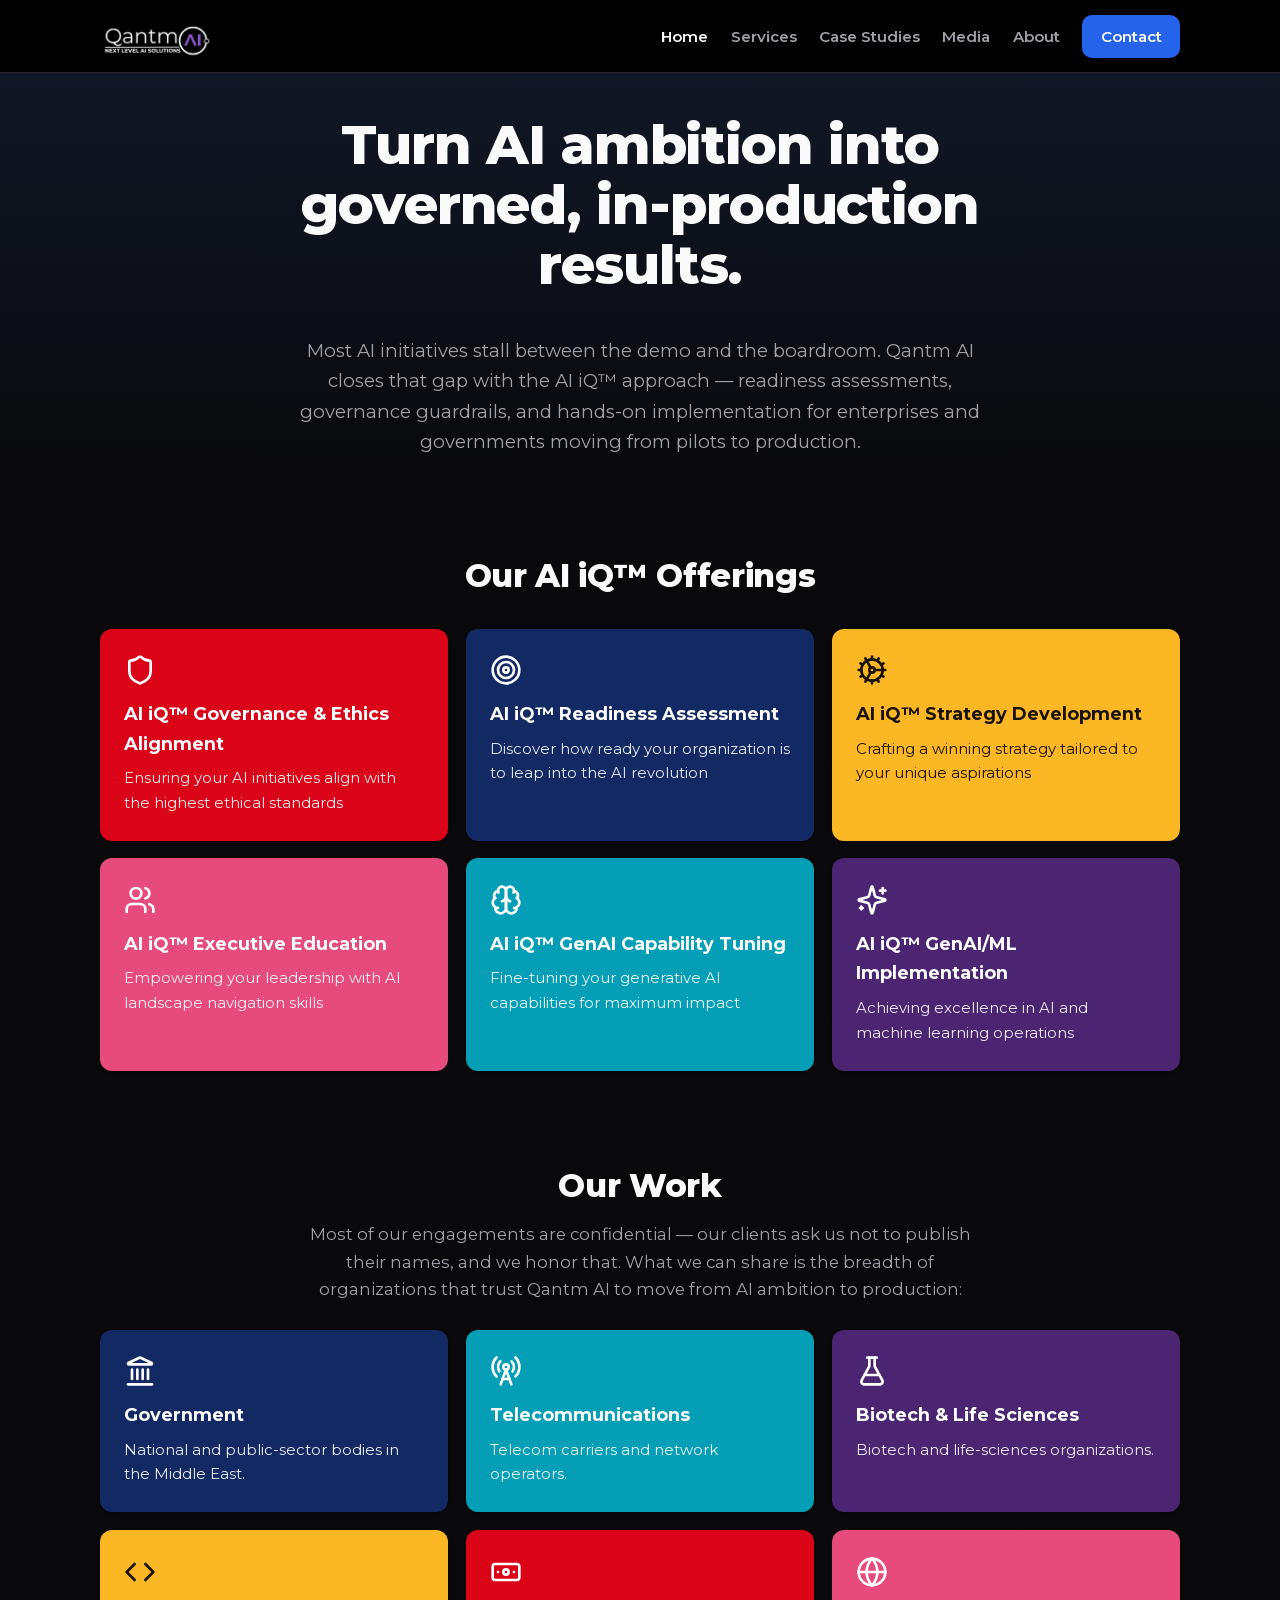
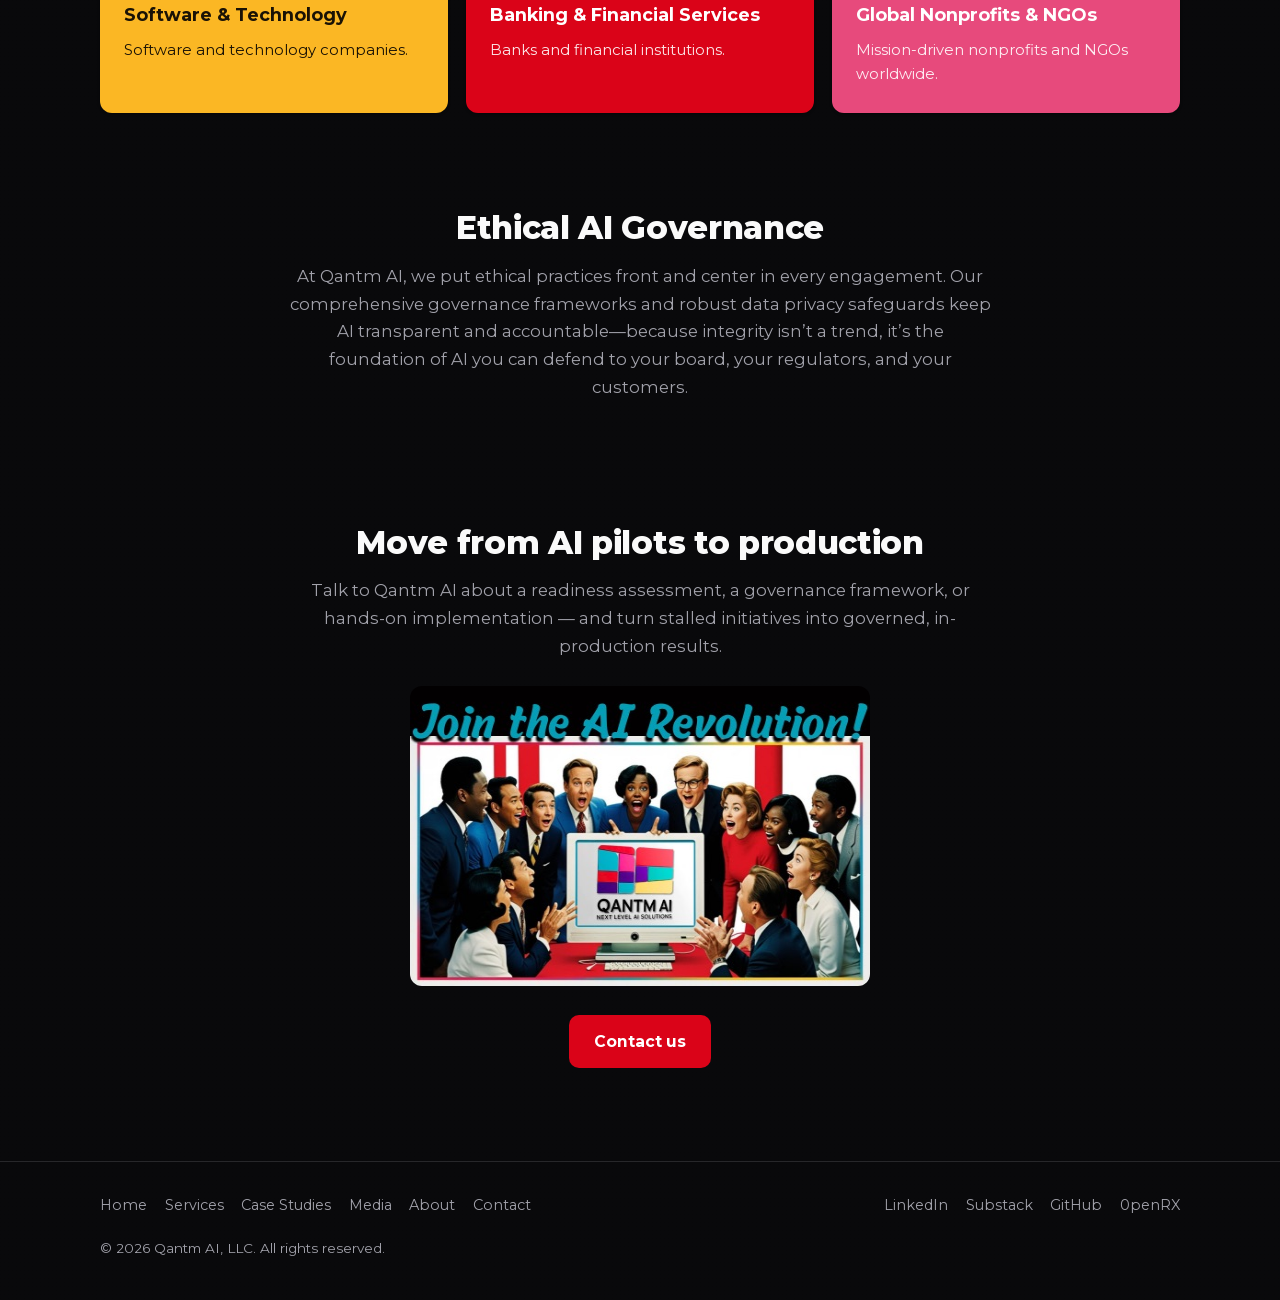
<file: index.html>
<!DOCTYPE html>
<html lang="en">
<head>
<meta charset="UTF-8">
<meta name="viewport" content="width=device-width, initial-scale=1.0">
<title>Qantm AI — AI Strategy, Governance & Implementation Consulting</title>
<meta name="description" content="AI consulting led by Dr. Seth Dobrin: AI iQ™ readiness assessments, governance and ethics alignment, executive education, and GenAI/ML implementation.">
<meta name="robots" content="index, follow, max-snippet:-1">
<link rel="canonical" href="https://qantm.ai/">
<meta property="og:title" content="Qantm AI — AI Strategy, Governance & Implementation Consulting">
<meta property="og:description" content="AI consulting led by Dr. Seth Dobrin: AI iQ™ readiness assessments, governance and ethics alignment, executive education, and GenAI/ML implementation.">
<meta property="og:type" content="website">
<meta property="og:url" content="https://qantm.ai/">
<meta property="og:image" content="https://qantm.ai/assets/img/og-card.png">
<meta property="og:image:width" content="1200">
<meta property="og:image:height" content="630">
<meta property="og:image:alt" content="Qantm AI — Next Level AI Solutions">
<meta name="twitter:card" content="summary_large_image">
<meta name="twitter:image" content="https://qantm.ai/assets/img/og-card.png">
<link rel="icon" type="image/x-icon" href="./favicon.ico">
<link rel="icon" type="image/png" sizes="32x32" href="./favicon-32x32.png">
<link rel="apple-touch-icon" href="./favicon.png">
<link rel="stylesheet" href="./assets/styles.css?v=a2257a0d">
<script type="application/ld+json">[{"@context":"https://schema.org","@type":"Organization","name":"Qantm AI","alternateName":"QANTM AI","url":"https://qantm.ai","logo":"https://qantm.ai/favicon.png","description":"AI strategy, governance, and implementation consulting — AI iQ™ readiness assessments, governance \u0026 ethics alignment, executive education, and GenAI/ML implementation.","email":"info@qantm.ai","contactPoint":{"@type":"ContactPoint","email":"info@qantm.ai","contactType":"sales","availableLanguage":"English"},"founder":{"@type":"Person","name":"Seth Dobrin","honorificPrefix":"Dr.","jobTitle":"Founder \u0026 CEO","description":"Founder \u0026 CEO of Qantm AI; author of AI iQ for a Human-Focused Future (Routledge, 2024).","sameAs":["https://www.linkedin.com/company/qantm-ai/"]},"employee":[{"@type":"Person","name":"Seth Dobrin","honorificPrefix":"Dr.","jobTitle":"CEO \u0026 AI Strategist"},{"@type":"Person","name":"Tabitha Rudd","jobTitle":"COO"}],"brand":{"@type":"Brand","name":"0penRX","url":"https://0penrx.org"},"knowsAbout":["AI Governance","AI Strategy","Machine Learning","AI Implementation","AI Ethics","AI Risk Assessment"],"serviceArea":{"@type":"Place","name":"Worldwide"},"sameAs":["https://www.linkedin.com/company/qantm-ai/","https://bsky.app/profile/qantmai.bsky.social","https://siliconsandstudio.substack.com/","https://github.com/QANTMAI"]},{"@context":"https://schema.org","@type":"Book","name":"AI iQ for a Human-Focused Future","author":{"@type":"Person","name":"Seth Dobrin","honorificPrefix":"Dr."},"publisher":{"@type":"Organization","name":"Routledge / CRC Press"},"datePublished":"2024","isbn":"9781032603896","url":"https://www.routledge.com/AI-IQ-for-a-Human-focused-Future-Strategy-Talent-and-Culture/Dobrin/p/book/9781032603896"},{"@context":"https://schema.org","@type":"WebSite","name":"Qantm AI","url":"https://qantm.ai"}]</script>
</head>
<body>
<header>
  <div class="hdr">
    <a class="logo" href="./"><img src="./assets/img/logo.png" alt="Qantm AI — Next Level AI Solutions" width="112" height="50"></a>
    <button class="nav-toggle" aria-expanded="false" aria-controls="mainnav" aria-label="Open menu"><span></span><span></span><span></span></button>
    <nav class="main" id="mainnav" aria-label="Main"><a href="./" aria-current="page">Home</a><a href="./services">Services</a><a href="./case-studies">Case Studies</a><a href="./media">Media</a><a href="./about">About</a><a href="./contact" class="contact-btn">Contact</a></nav>
  </div>
</header>
<main class="wrap">
<h1>Turn AI ambition into governed, in-production results.</h1>

<div class="hero">
  <p>Most AI initiatives stall between the demo and the boardroom. Qantm AI closes that gap with the AI iQ&trade; approach &mdash; readiness assessments, governance guardrails, and hands-on implementation for enterprises and governments moving from pilots to production.</p>
</div>
<section id="offerings">
  <h2>Our AI iQ&trade; Offerings</h2>
  <div class="tiles">
    <div class="tile tile--red"><svg viewBox="0 0 24 24" fill="none" stroke="currentColor" stroke-width="2" stroke-linecap="round" stroke-linejoin="round" aria-hidden="true"><path d="M20 13c0 5-3.5 7.5-7.66 8.95a1 1 0 0 1-.67-.01C7.5 20.5 4 18 4 13V6a1 1 0 0 1 1-1c2 0 4.5-1.2 6.24-2.72a1.17 1.17 0 0 1 1.52 0C14.51 3.81 17 5 19 5a1 1 0 0 1 1 1z"/></svg><h3>AI iQ™ Governance & Ethics Alignment</h3><p>Ensuring your AI initiatives align with the highest ethical standards</p></div>
    <div class="tile tile--navy"><svg viewBox="0 0 24 24" fill="none" stroke="currentColor" stroke-width="2" stroke-linecap="round" stroke-linejoin="round" aria-hidden="true"><circle cx="12" cy="12" r="10"/><circle cx="12" cy="12" r="6"/><circle cx="12" cy="12" r="2"/></svg><h3>AI iQ™ Readiness Assessment</h3><p>Discover how ready your organization is to leap into the AI revolution</p></div>
    <div class="tile tile--gold"><svg viewBox="0 0 24 24" fill="none" stroke="currentColor" stroke-width="2" stroke-linecap="round" stroke-linejoin="round" aria-hidden="true"><path d="M12 20a8 8 0 1 0 0-16 8 8 0 0 0 0 16Z"/><path d="M12 14a2 2 0 1 0 0-4 2 2 0 0 0 0 4Z"/><path d="M12 2v2"/><path d="M12 22v-2"/><path d="m17 20.66-1-1.73"/><path d="M11 10.27 7 3.34"/><path d="m20.66 17-1.73-1"/><path d="m3.34 7 1.73 1"/><path d="M14 12h8"/><path d="M2 12h2"/><path d="m20.66 7-1.73 1"/><path d="m3.34 17 1.73-1"/><path d="m17 3.34-1 1.73"/><path d="m11 13.73-4 6.93"/></svg><h3>AI iQ™ Strategy Development</h3><p>Crafting a winning strategy tailored to your unique aspirations</p></div>
    <div class="tile tile--pink"><svg viewBox="0 0 24 24" fill="none" stroke="currentColor" stroke-width="2" stroke-linecap="round" stroke-linejoin="round" aria-hidden="true"><path d="M16 21v-2a4 4 0 0 0-4-4H6a4 4 0 0 0-4 4v2"/><circle cx="9" cy="7" r="4"/><path d="M22 21v-2a4 4 0 0 0-3-3.87"/><path d="M16 3.13a4 4 0 0 1 0 7.75"/></svg><h3>AI iQ™ Executive Education</h3><p>Empowering your leadership with AI landscape navigation skills</p></div>
    <div class="tile tile--cyan"><svg viewBox="0 0 24 24" fill="none" stroke="currentColor" stroke-width="2" stroke-linecap="round" stroke-linejoin="round" aria-hidden="true"><path d="M12 5a3 3 0 1 0-5.997.125 4 4 0 0 0-2.526 5.77 4 4 0 0 0 .556 6.588A4 4 0 1 0 12 18Z"/><path d="M12 5a3 3 0 1 1 5.997.125 4 4 0 0 1 2.526 5.77 4 4 0 0 1-.556 6.588A4 4 0 1 1 12 18Z"/><path d="M15 13a4.5 4.5 0 0 1-3-4 4.5 4.5 0 0 1-3 4"/><path d="M17.599 6.5a3 3 0 0 0 .399-1.375"/><path d="M6.003 5.125A3 3 0 0 0 6.401 6.5"/><path d="M3.477 10.896a4 4 0 0 1 .585-.396"/><path d="M19.938 10.5a4 4 0 0 1 .585.396"/><path d="M6 18a4 4 0 0 1-1.967-.516"/><path d="M19.967 17.484A4 4 0 0 1 18 18"/></svg><h3>AI iQ™ GenAI Capability Tuning</h3><p>Fine-tuning your generative AI capabilities for maximum impact</p></div>
    <div class="tile tile--purple"><svg viewBox="0 0 24 24" fill="none" stroke="currentColor" stroke-width="2" stroke-linecap="round" stroke-linejoin="round" aria-hidden="true"><path d="M9.937 15.5A2 2 0 0 0 8.5 14.063l-6.135-1.582a.5.5 0 0 1 0-.962L8.5 9.936A2 2 0 0 0 9.937 8.5l1.582-6.135a.5.5 0 0 1 .963 0L14.063 8.5A2 2 0 0 0 15.5 9.937l6.135 1.581a.5.5 0 0 1 0 .964L15.5 14.063a2 2 0 0 0-1.437 1.437l-1.582 6.135a.5.5 0 0 1-.963 0z"/><path d="M20 3v4"/><path d="M22 5h-4"/><path d="M4 17v2"/><path d="M5 18H3"/></svg><h3>AI iQ™ GenAI/ML Implementation</h3><p>Achieving excellence in AI and machine learning operations</p></div>
  </div>
</section>
<section id="our-work">
  <h2>Our Work</h2>
  <p class="lede">Most of our engagements are confidential &mdash; our clients ask us not to publish their names, and we honor that. What we can share is the breadth of organizations that trust Qantm AI to move from AI ambition to production:</p>
  <div class="tiles">
    <div class="tile tile--navy"><svg viewBox="0 0 24 24" fill="none" stroke="currentColor" stroke-width="2" stroke-linecap="round" stroke-linejoin="round" aria-hidden="true"><path d="M10 18v-7"/><path d="M11.119 2.205a2 2 0 0 1 1.762 0l7.84 3.846A.5.5 0 0 1 20.5 7h-17a.5.5 0 0 1-.22-.949z"/><path d="M14 18v-7"/><path d="M18 18v-7"/><path d="M3 22h18"/><path d="M6 18v-7"/></svg><h3>Government</h3><p>National and public-sector bodies in the Middle East.</p></div>
    <div class="tile tile--cyan"><svg viewBox="0 0 24 24" fill="none" stroke="currentColor" stroke-width="2" stroke-linecap="round" stroke-linejoin="round" aria-hidden="true"><path d="M4.9 16.1C1 12.2 1 5.8 4.9 1.9"/><path d="M7.8 4.7a6.14 6.14 0 0 0-.8 7.5"/><circle cx="12" cy="9" r="2"/><path d="M16.2 4.8c2 2 2.26 5.11.8 7.47"/><path d="M19.1 1.9a9.96 9.96 0 0 1 0 14.1"/><path d="M9.5 18h5"/><path d="m8 22 4-11 4 11"/></svg><h3>Telecommunications</h3><p>Telecom carriers and network operators.</p></div>
    <div class="tile tile--purple"><svg viewBox="0 0 24 24" fill="none" stroke="currentColor" stroke-width="2" stroke-linecap="round" stroke-linejoin="round" aria-hidden="true"><path d="M14 2v6a2 2 0 0 0 .245.96l5.51 10.08A2 2 0 0 1 18 22H6a2 2 0 0 1-1.755-2.96l5.51-10.08A2 2 0 0 0 10 8V2"/><path d="M6.453 15h11.094"/><path d="M8.5 2h7"/></svg><h3>Biotech &amp; Life Sciences</h3><p>Biotech and life-sciences organizations.</p></div>
    <div class="tile tile--gold"><svg viewBox="0 0 24 24" fill="none" stroke="currentColor" stroke-width="2" stroke-linecap="round" stroke-linejoin="round" aria-hidden="true"><polyline points="16 18 22 12 16 6"/><polyline points="8 6 2 12 8 18"/></svg><h3>Software &amp; Technology</h3><p>Software and technology companies.</p></div>
    <div class="tile tile--red"><svg viewBox="0 0 24 24" fill="none" stroke="currentColor" stroke-width="2" stroke-linecap="round" stroke-linejoin="round" aria-hidden="true"><rect width="20" height="12" x="2" y="6" rx="2"/><circle cx="12" cy="12" r="2"/><path d="M6 12h.01M18 12h.01"/></svg><h3>Banking &amp; Financial Services</h3><p>Banks and financial institutions.</p></div>
    <div class="tile tile--pink"><svg viewBox="0 0 24 24" fill="none" stroke="currentColor" stroke-width="2" stroke-linecap="round" stroke-linejoin="round" aria-hidden="true"><circle cx="12" cy="12" r="10"/><path d="M12 2a14.5 14.5 0 0 0 0 20 14.5 14.5 0 0 0 0-20"/><path d="M2 12h20"/></svg><h3>Global Nonprofits &amp; NGOs</h3><p>Mission-driven nonprofits and NGOs worldwide.</p></div>
  </div>
</section>
<section id="ethics">
  <h2>Ethical AI Governance</h2>
  <p class="lede">At Qantm AI, we put ethical practices front and center in every engagement. Our comprehensive governance frameworks and robust data privacy safeguards keep AI transparent and accountable&mdash;because integrity isn&rsquo;t a trend, it&rsquo;s the foundation of AI you can defend to your board, your regulators, and your customers.</p>
</section>
<section id="cta">
  <h2>Move from AI pilots to production</h2>
  <p class="lede">Talk to Qantm AI about a readiness assessment, a governance framework, or hands-on implementation &mdash; and turn stalled initiatives into governed, in-production results.</p>
  <img class="cta-image" src="./assets/img/join-ai-revolution.jpg" alt="Qantm AI — from AI pilots to production" width="500" height="300" loading="lazy">
  <div class="cta-row"><a class="btn pri" href="./contact">Contact us</a></div>
</section>

</main>
<footer>
  <div class="wrap">
    <div class="cols">
      <nav aria-label="Footer">
        <a href="./">Home</a><a href="./services">Services</a><a href="./case-studies">Case Studies</a><a href="./media">Media</a><a href="./about">About</a><a href="./contact">Contact</a>
      </nav>
      <nav aria-label="Elsewhere">
        <a href="https://www.linkedin.com/company/qantm-ai/" rel="noopener">LinkedIn</a>
        <a href="https://siliconsandstudio.substack.com/" rel="noopener">Substack</a>
        <a href="https://github.com/QANTMAI" rel="noopener">GitHub</a>
        <a href="https://0penrx.org" rel="noopener">0penRX</a>
      </nav>
    </div>
    <p class="copy">&copy; 2026 Qantm AI, LLC. All rights reserved.</p>
  </div>
</footer>
<script>(function(){var b=document.querySelector('.nav-toggle'),n=document.getElementById('mainnav');if(b&&n){b.addEventListener('click',function(){var o=n.classList.toggle('open');b.setAttribute('aria-expanded',o?'true':'false');b.setAttribute('aria-label',o?'Close menu':'Open menu');});}})();</script>
</body>
</html>
</file>
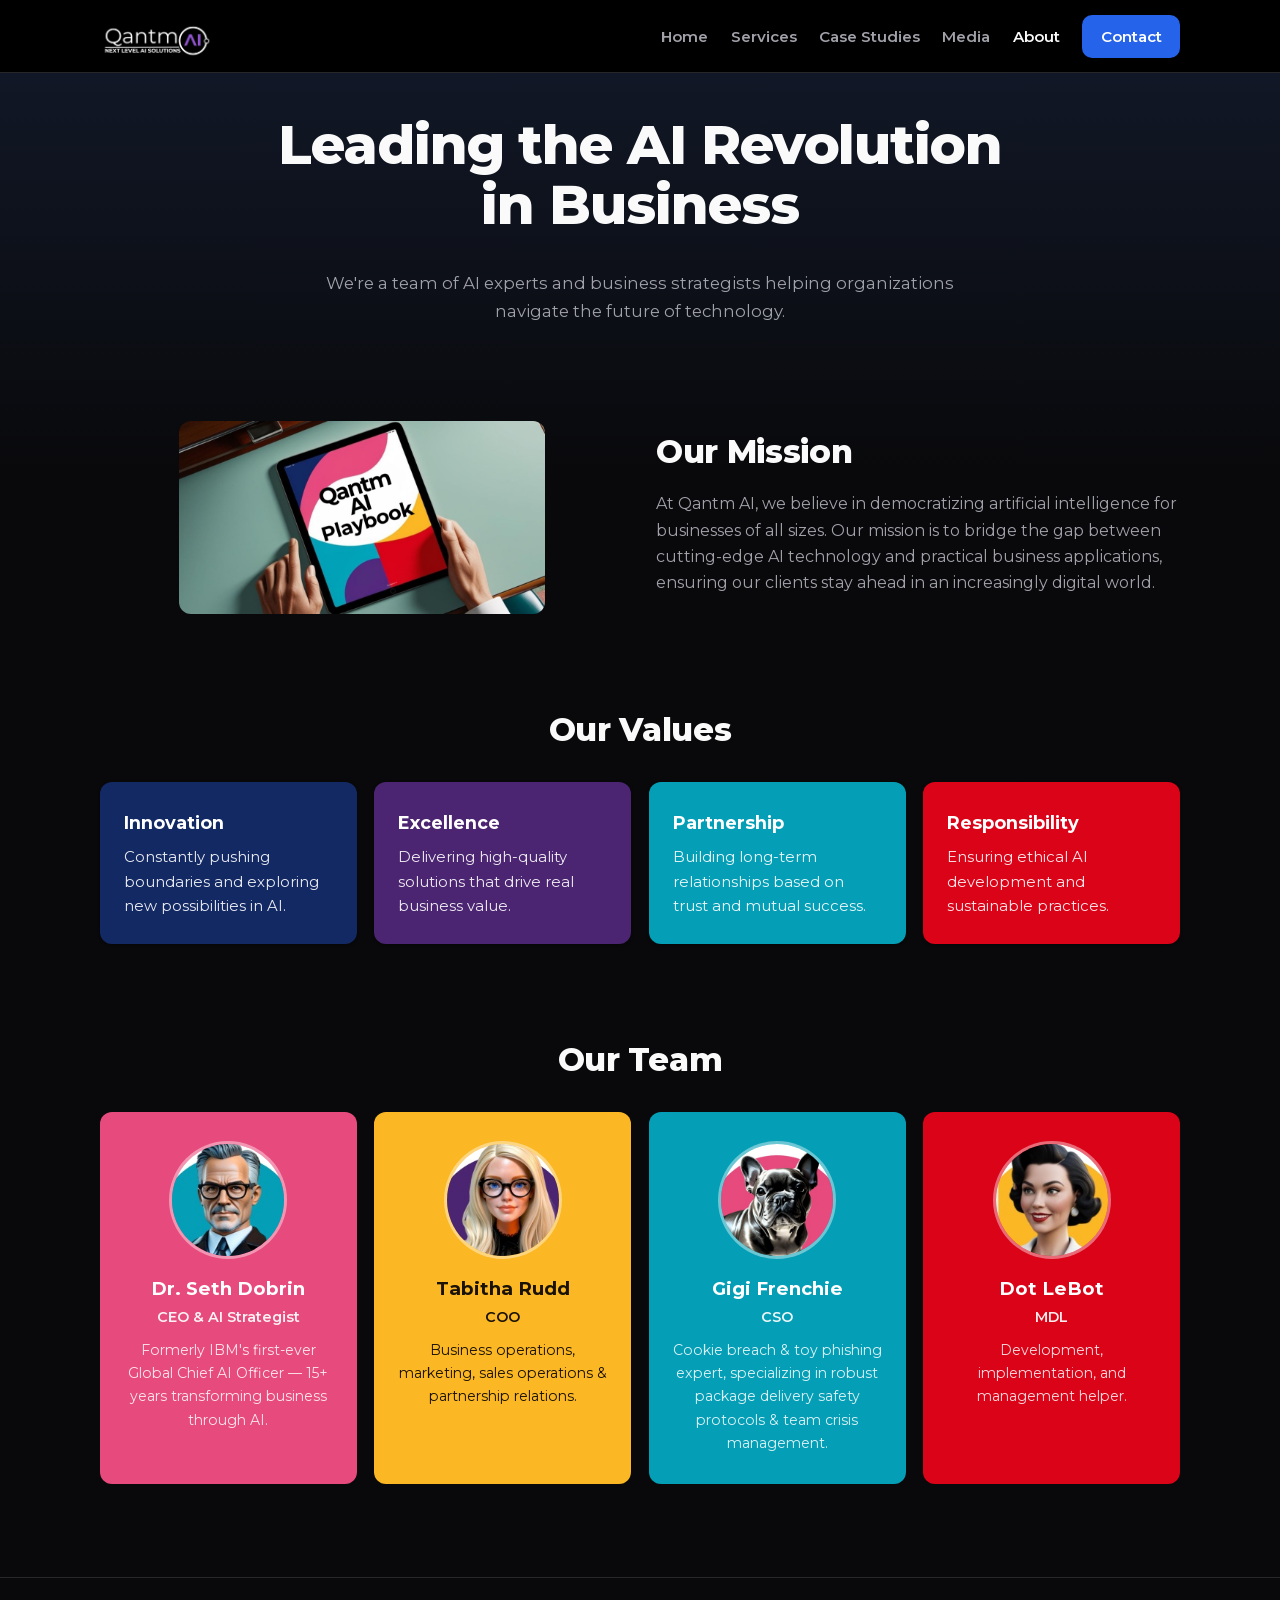
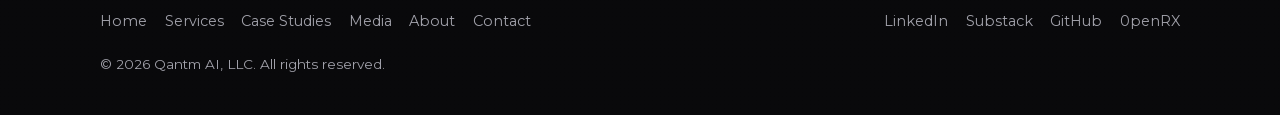
<file: about.html>
<!DOCTYPE html>
<html lang="en">
<head>
<meta charset="UTF-8">
<meta name="viewport" content="width=device-width, initial-scale=1.0">
<title>About Qantm AI — Dr. Seth Dobrin & Team | Austin, TX</title>
<meta name="description" content="Qantm AI democratizes AI for businesses of all sizes. Led by Dr. Seth Dobrin (CEO & AI Strategist, 15+ years) and Tabitha Rudd (COO). Based in Austin, TX.">
<meta name="robots" content="index, follow, max-snippet:-1">
<link rel="canonical" href="https://qantm.ai/about">
<meta property="og:title" content="About Qantm AI — Dr. Seth Dobrin & Team | Austin, TX">
<meta property="og:description" content="Qantm AI democratizes AI for businesses of all sizes. Led by Dr. Seth Dobrin (CEO & AI Strategist, 15+ years) and Tabitha Rudd (COO). Based in Austin, TX.">
<meta property="og:type" content="website">
<meta property="og:url" content="https://qantm.ai/about">
<meta property="og:image" content="https://qantm.ai/assets/img/og-card.png">
<meta property="og:image:width" content="1200">
<meta property="og:image:height" content="630">
<meta property="og:image:alt" content="Qantm AI — Next Level AI Solutions">
<meta name="twitter:card" content="summary_large_image">
<meta name="twitter:image" content="https://qantm.ai/assets/img/og-card.png">
<link rel="icon" type="image/x-icon" href="./favicon.ico">
<link rel="icon" type="image/png" sizes="32x32" href="./favicon-32x32.png">
<link rel="apple-touch-icon" href="./favicon.png">
<link rel="stylesheet" href="./assets/styles.css?v=a2257a0d">
<script type="application/ld+json">[{"@context":"https://schema.org","@type":"Organization","name":"Qantm AI","alternateName":"QANTM AI","url":"https://qantm.ai","logo":"https://qantm.ai/favicon.png","description":"AI strategy, governance, and implementation consulting — AI iQ™ readiness assessments, governance \u0026 ethics alignment, executive education, and GenAI/ML implementation.","email":"info@qantm.ai","contactPoint":{"@type":"ContactPoint","email":"info@qantm.ai","contactType":"sales","availableLanguage":"English"},"founder":{"@type":"Person","name":"Seth Dobrin","honorificPrefix":"Dr.","jobTitle":"Founder \u0026 CEO","description":"Founder \u0026 CEO of Qantm AI; author of AI iQ for a Human-Focused Future (Routledge, 2024).","sameAs":["https://www.linkedin.com/company/qantm-ai/"]},"employee":[{"@type":"Person","name":"Seth Dobrin","honorificPrefix":"Dr.","jobTitle":"CEO \u0026 AI Strategist"},{"@type":"Person","name":"Tabitha Rudd","jobTitle":"COO"}],"brand":{"@type":"Brand","name":"0penRX","url":"https://0penrx.org"},"knowsAbout":["AI Governance","AI Strategy","Machine Learning","AI Implementation","AI Ethics","AI Risk Assessment"],"serviceArea":{"@type":"Place","name":"Worldwide"},"sameAs":["https://www.linkedin.com/company/qantm-ai/","https://bsky.app/profile/qantmai.bsky.social","https://siliconsandstudio.substack.com/","https://github.com/QANTMAI"]},{"@context":"https://schema.org","@type":"Book","name":"AI iQ for a Human-Focused Future","author":{"@type":"Person","name":"Seth Dobrin","honorificPrefix":"Dr."},"publisher":{"@type":"Organization","name":"Routledge / CRC Press"},"datePublished":"2024","isbn":"9781032603896","url":"https://www.routledge.com/AI-IQ-for-a-Human-focused-Future-Strategy-Talent-and-Culture/Dobrin/p/book/9781032603896"},{"@context":"https://schema.org","@type":"AboutPage","name":"About Qantm AI","url":"https://qantm.ai/about"}]</script>
</head>
<body>
<header>
  <div class="hdr">
    <a class="logo" href="./"><img src="./assets/img/logo.png" alt="Qantm AI — Next Level AI Solutions" width="112" height="50"></a>
    <button class="nav-toggle" aria-expanded="false" aria-controls="mainnav" aria-label="Open menu"><span></span><span></span><span></span></button>
    <nav class="main" id="mainnav" aria-label="Main"><a href="./">Home</a><a href="./services">Services</a><a href="./case-studies">Case Studies</a><a href="./media">Media</a><a href="./about" aria-current="page">About</a><a href="./contact" class="contact-btn">Contact</a></nav>
  </div>
</header>
<main class="wrap">
<h1>Leading the AI Revolution in Business</h1>

<p class="lede" style="margin-top:2.2rem">We're a team of AI experts and business strategists helping organizations navigate the future of technology.</p>
<section>
  <div class="split">
    <img src="./assets/img/ipad-playbook.jpg" alt="Qantm AI Playbook on iPad" width="1000" height="526" loading="lazy">
    <div class="prose">
      <h2 style="text-align:left">Our Mission</h2>
      <p>At Qantm AI, we believe in democratizing artificial intelligence for businesses of all sizes. Our mission is to bridge the gap between cutting-edge AI technology and practical business applications, ensuring our clients stay ahead in an increasingly digital world.</p>
    </div>
  </div>
</section>
<section>
  <h2>Our Values</h2>
  <div class="tiles tiles-4">
    <div class="tile tile--navy"><h3>Innovation</h3><p>Constantly pushing boundaries and exploring new possibilities in AI.</p></div>
    <div class="tile tile--purple"><h3>Excellence</h3><p>Delivering high-quality solutions that drive real business value.</p></div>
    <div class="tile tile--cyan"><h3>Partnership</h3><p>Building long-term relationships based on trust and mutual success.</p></div>
    <div class="tile tile--red"><h3>Responsibility</h3><p>Ensuring ethical AI development and sustainable practices.</p></div>
  </div>
</section>
<section>
  <h2>Our Team</h2>
  <div class="team-grid">
    <div class="team-card tile--pink"><img src="./assets/img/team-seth.jpg" alt="Dr. Seth Dobrin" width="118" height="118" loading="lazy"><h3>Dr. Seth Dobrin</h3><p class="role">CEO &amp; AI Strategist</p><p>Formerly IBM's first-ever Global Chief AI Officer &mdash; 15+ years transforming business through AI.</p></div>
    <div class="team-card tile--gold"><img src="./assets/img/team-rudd.jpg" alt="Tabitha Rudd" width="118" height="118" loading="lazy"><h3>Tabitha Rudd</h3><p class="role">COO</p><p>Business operations, marketing, sales operations &amp; partnership relations.</p></div>
    <div class="team-card tile--cyan"><img src="./assets/img/team-gigi.jpg" alt="Gigi Frenchie" width="118" height="118" loading="lazy"><h3>Gigi Frenchie</h3><p class="role">CSO</p><p>Cookie breach &amp; toy phishing expert, specializing in robust package delivery safety protocols &amp; team crisis management.</p></div>
    <div class="team-card tile--red"><img src="./assets/img/team-dot.jpg" alt="Dot LeBot" width="118" height="118" loading="lazy"><h3>Dot LeBot</h3><p class="role">MDL</p><p>Development, implementation, and management helper.</p></div>
  </div>
</section>

</main>
<footer>
  <div class="wrap">
    <div class="cols">
      <nav aria-label="Footer">
        <a href="./">Home</a><a href="./services">Services</a><a href="./case-studies">Case Studies</a><a href="./media">Media</a><a href="./about">About</a><a href="./contact">Contact</a>
      </nav>
      <nav aria-label="Elsewhere">
        <a href="https://www.linkedin.com/company/qantm-ai/" rel="noopener">LinkedIn</a>
        <a href="https://siliconsandstudio.substack.com/" rel="noopener">Substack</a>
        <a href="https://github.com/QANTMAI" rel="noopener">GitHub</a>
        <a href="https://0penrx.org" rel="noopener">0penRX</a>
      </nav>
    </div>
    <p class="copy">&copy; 2026 Qantm AI, LLC. All rights reserved.</p>
  </div>
</footer>
<script>(function(){var b=document.querySelector('.nav-toggle'),n=document.getElementById('mainnav');if(b&&n){b.addEventListener('click',function(){var o=n.classList.toggle('open');b.setAttribute('aria-expanded',o?'true':'false');b.setAttribute('aria-label',o?'Close menu':'Open menu');});}})();</script>
</body>
</html>
</file>
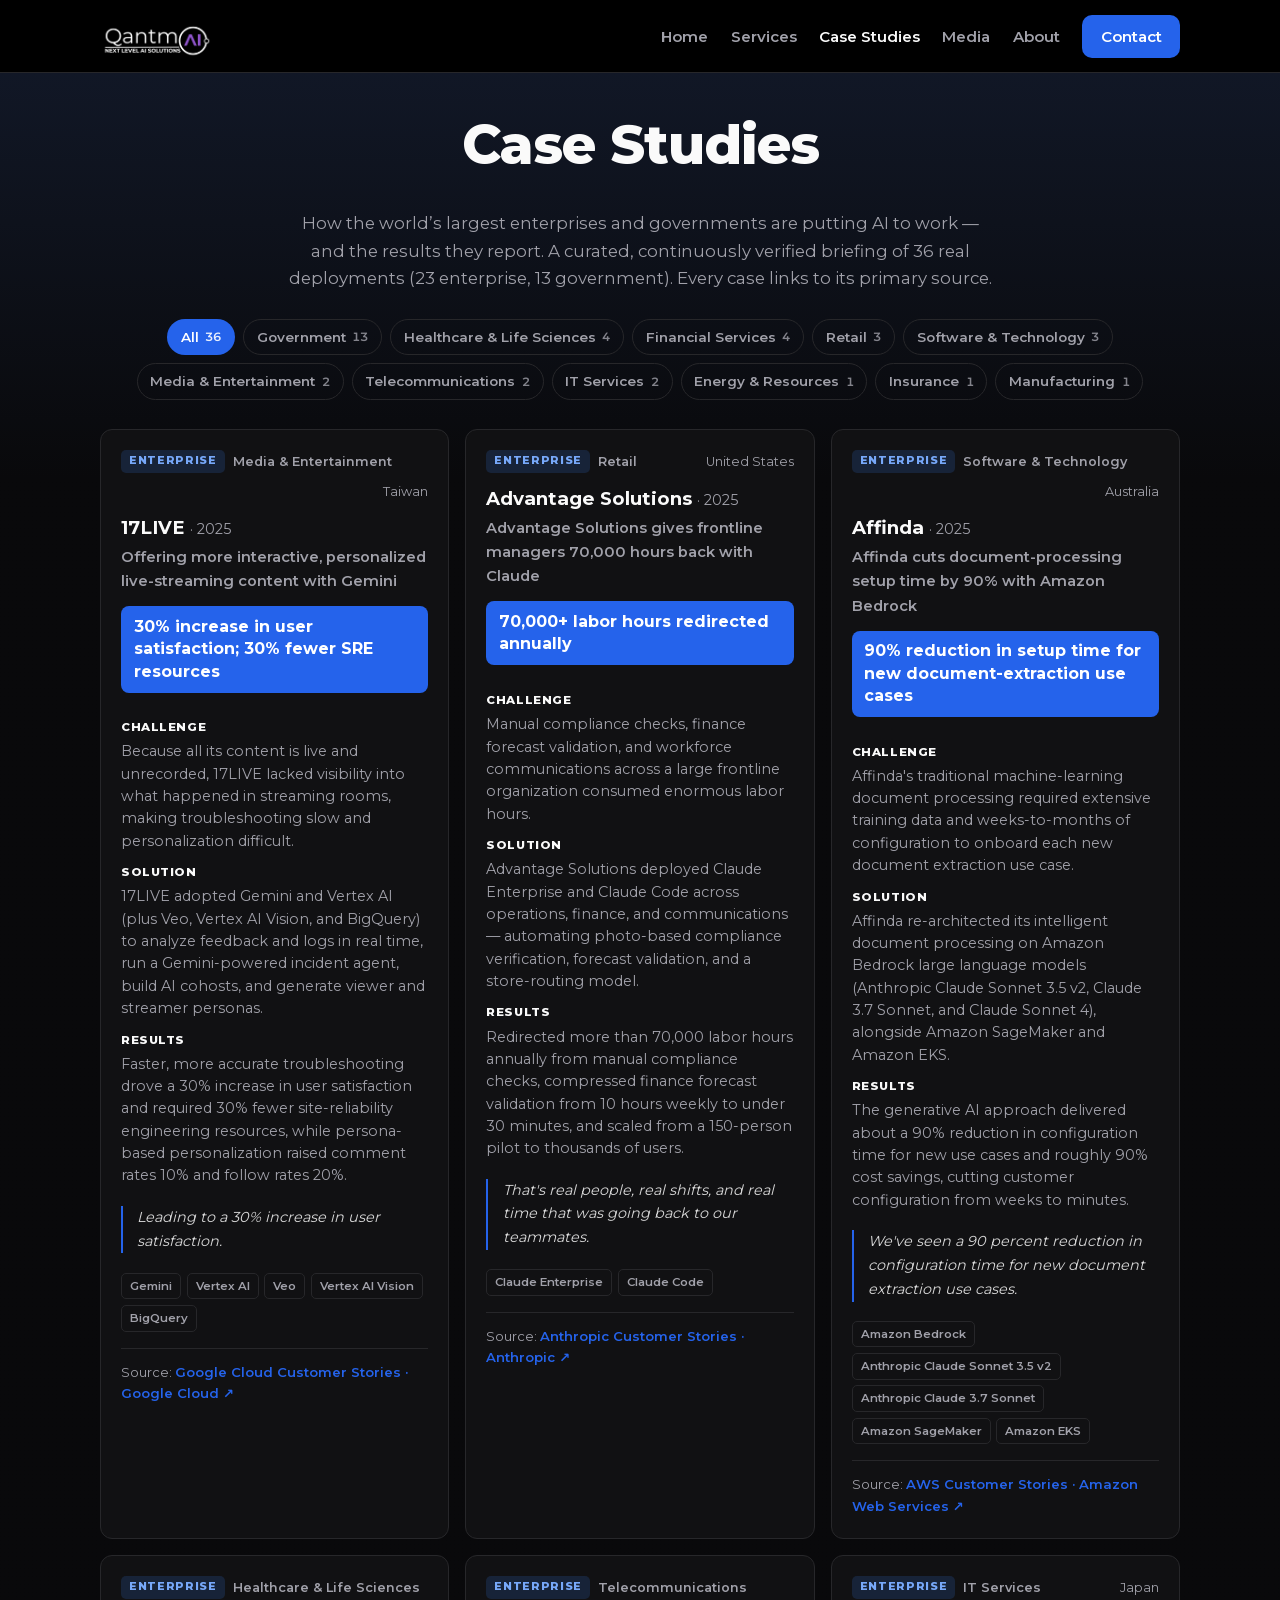
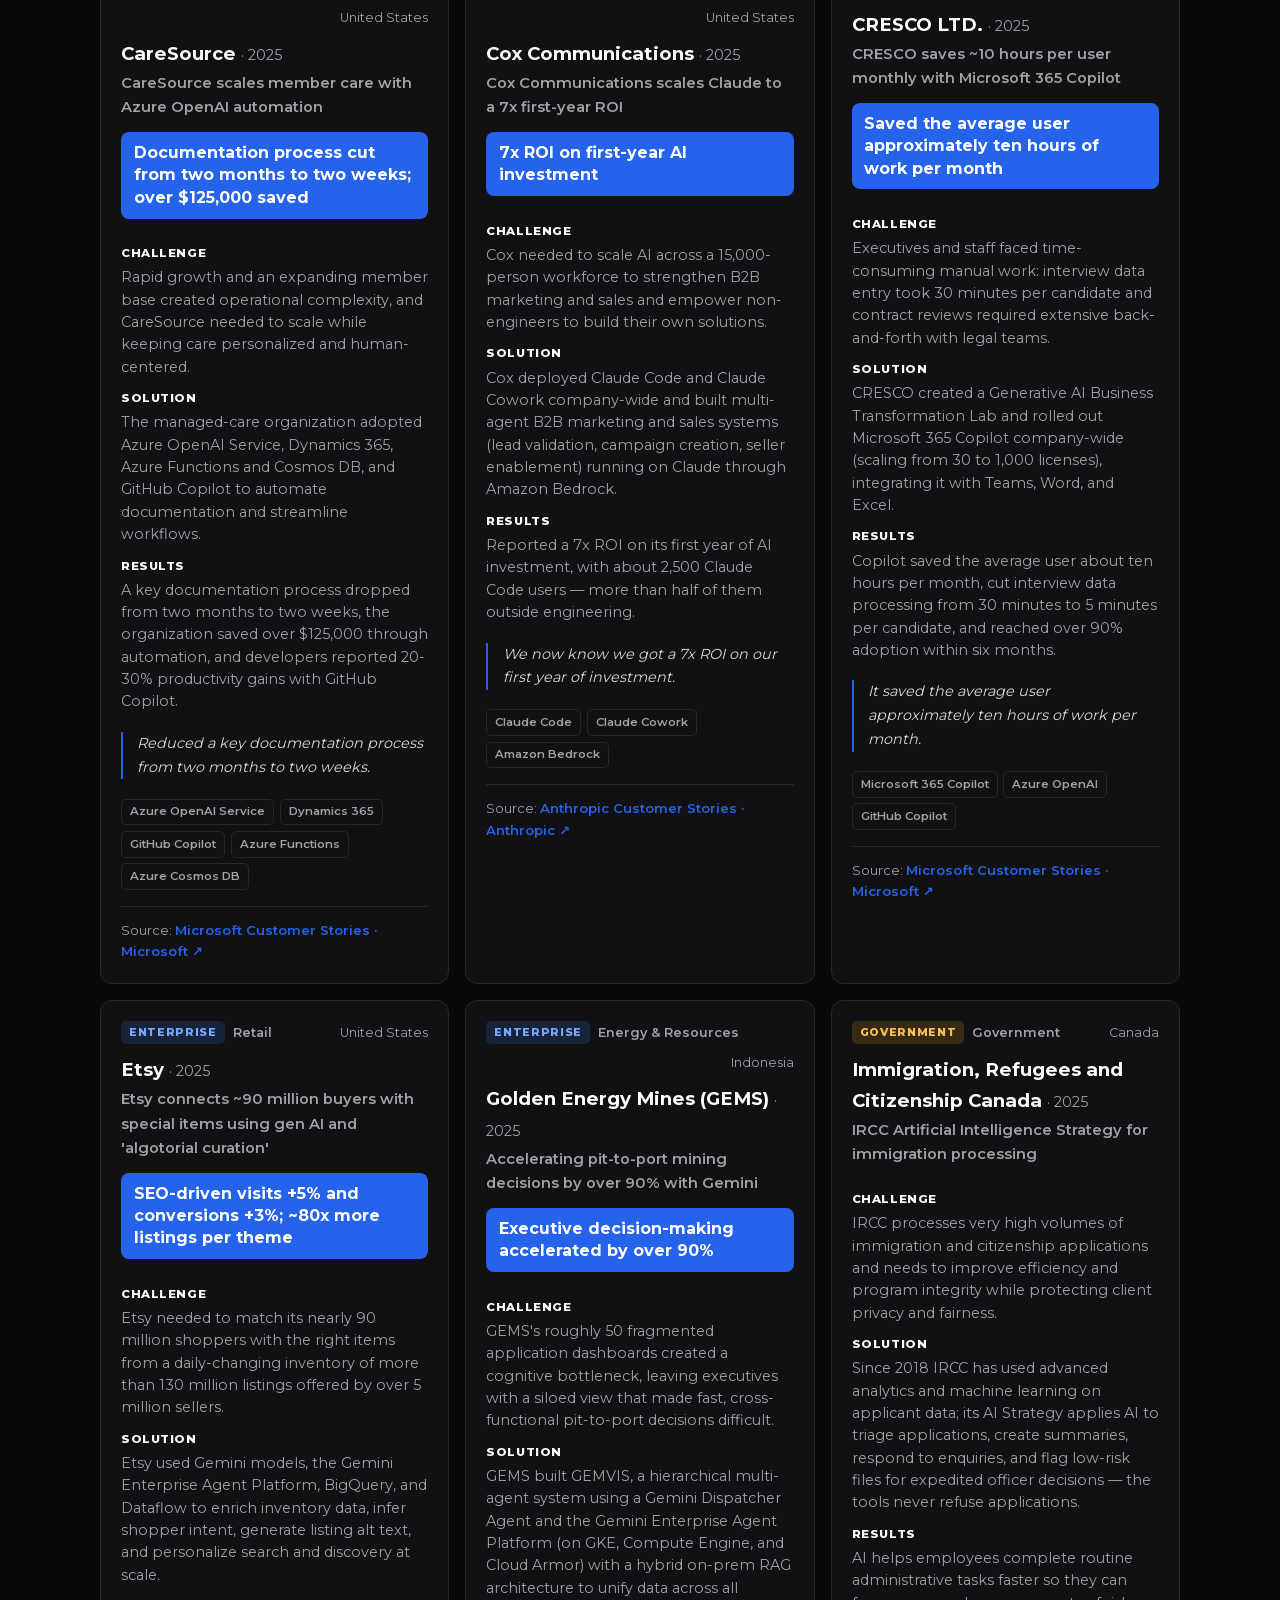
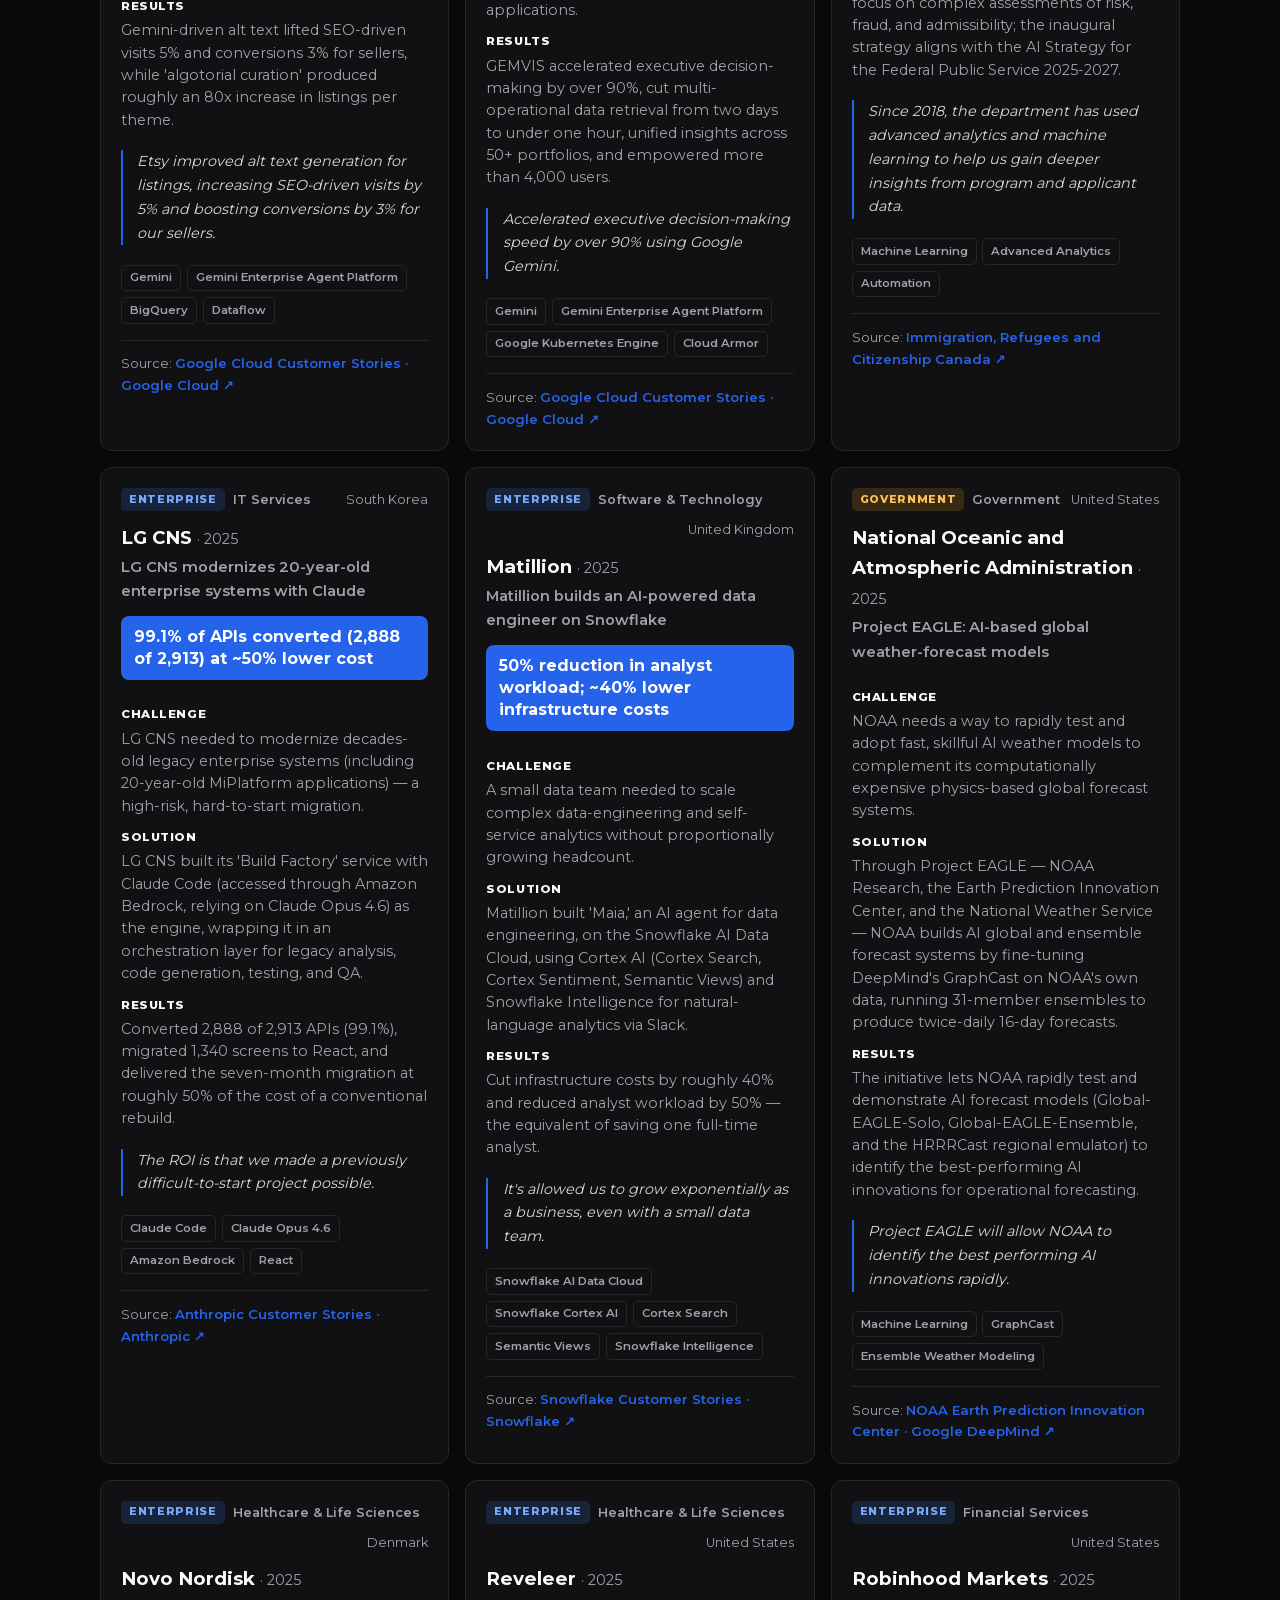
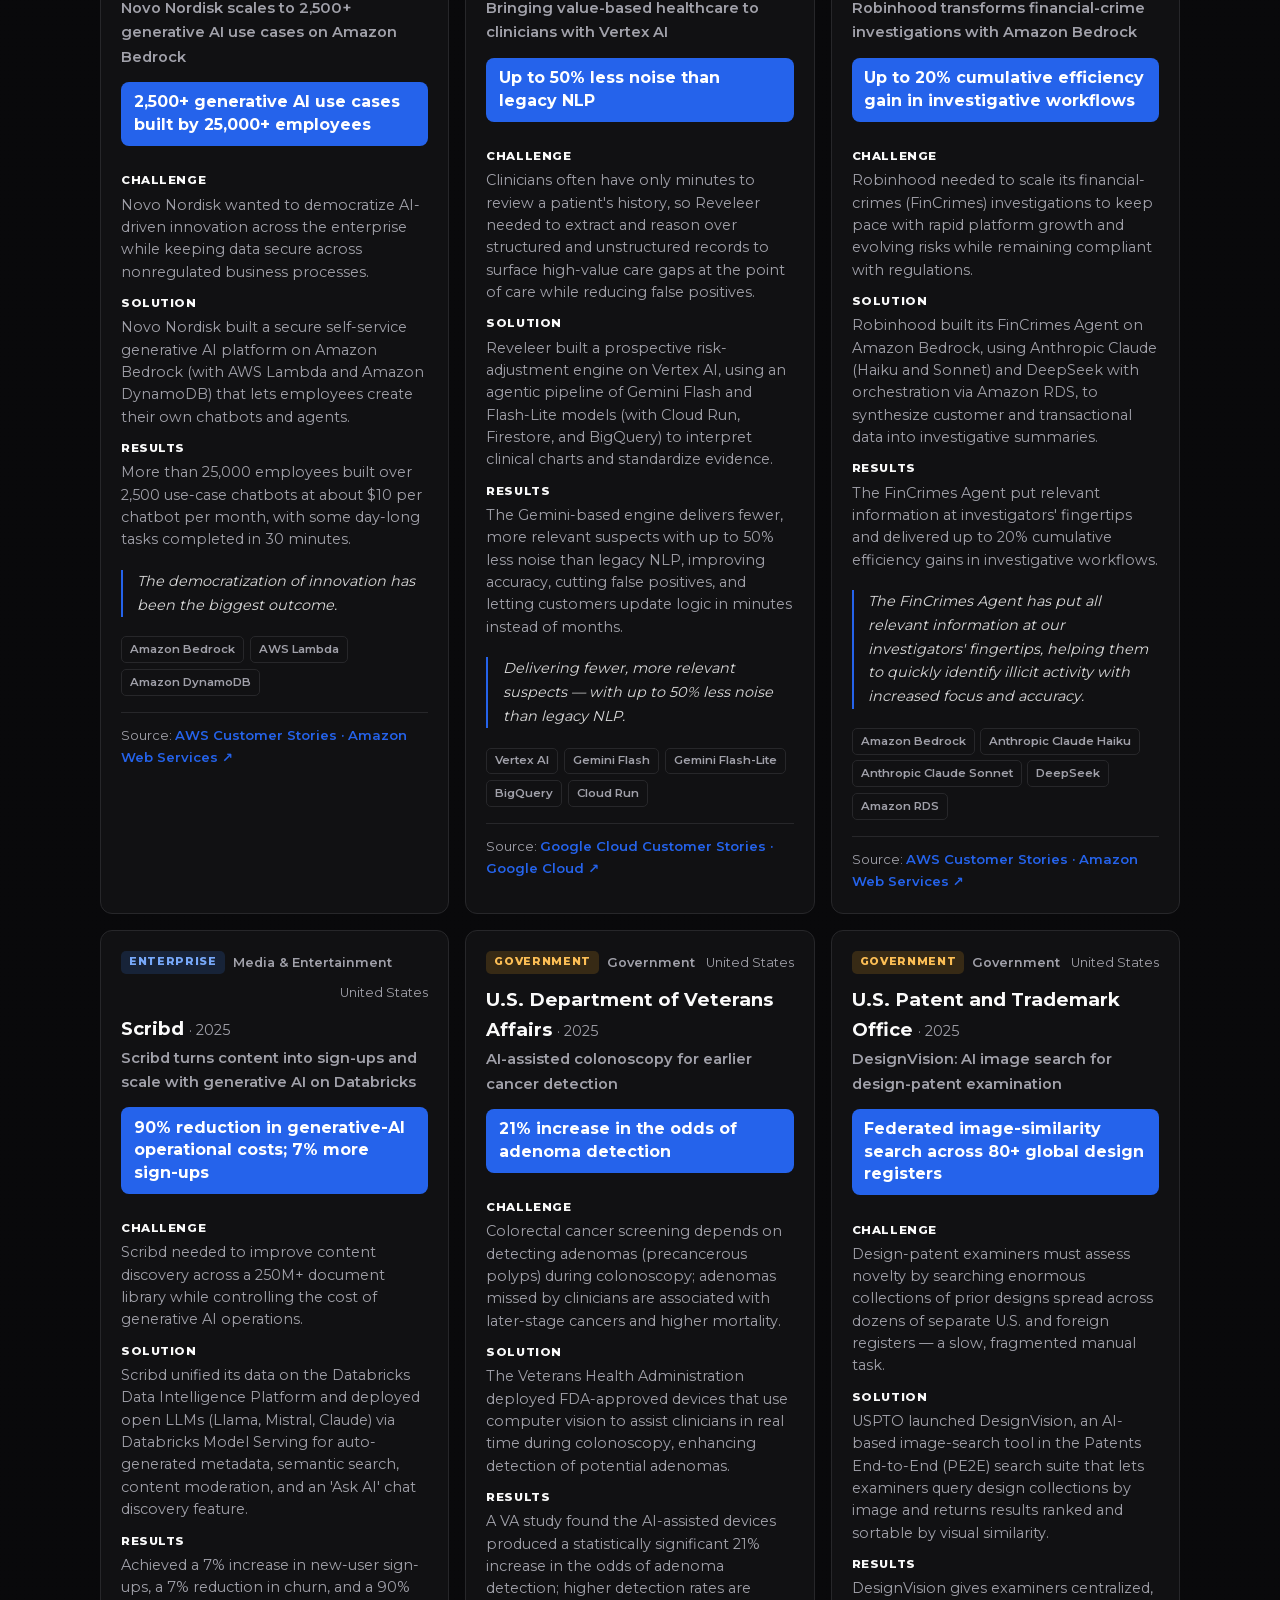
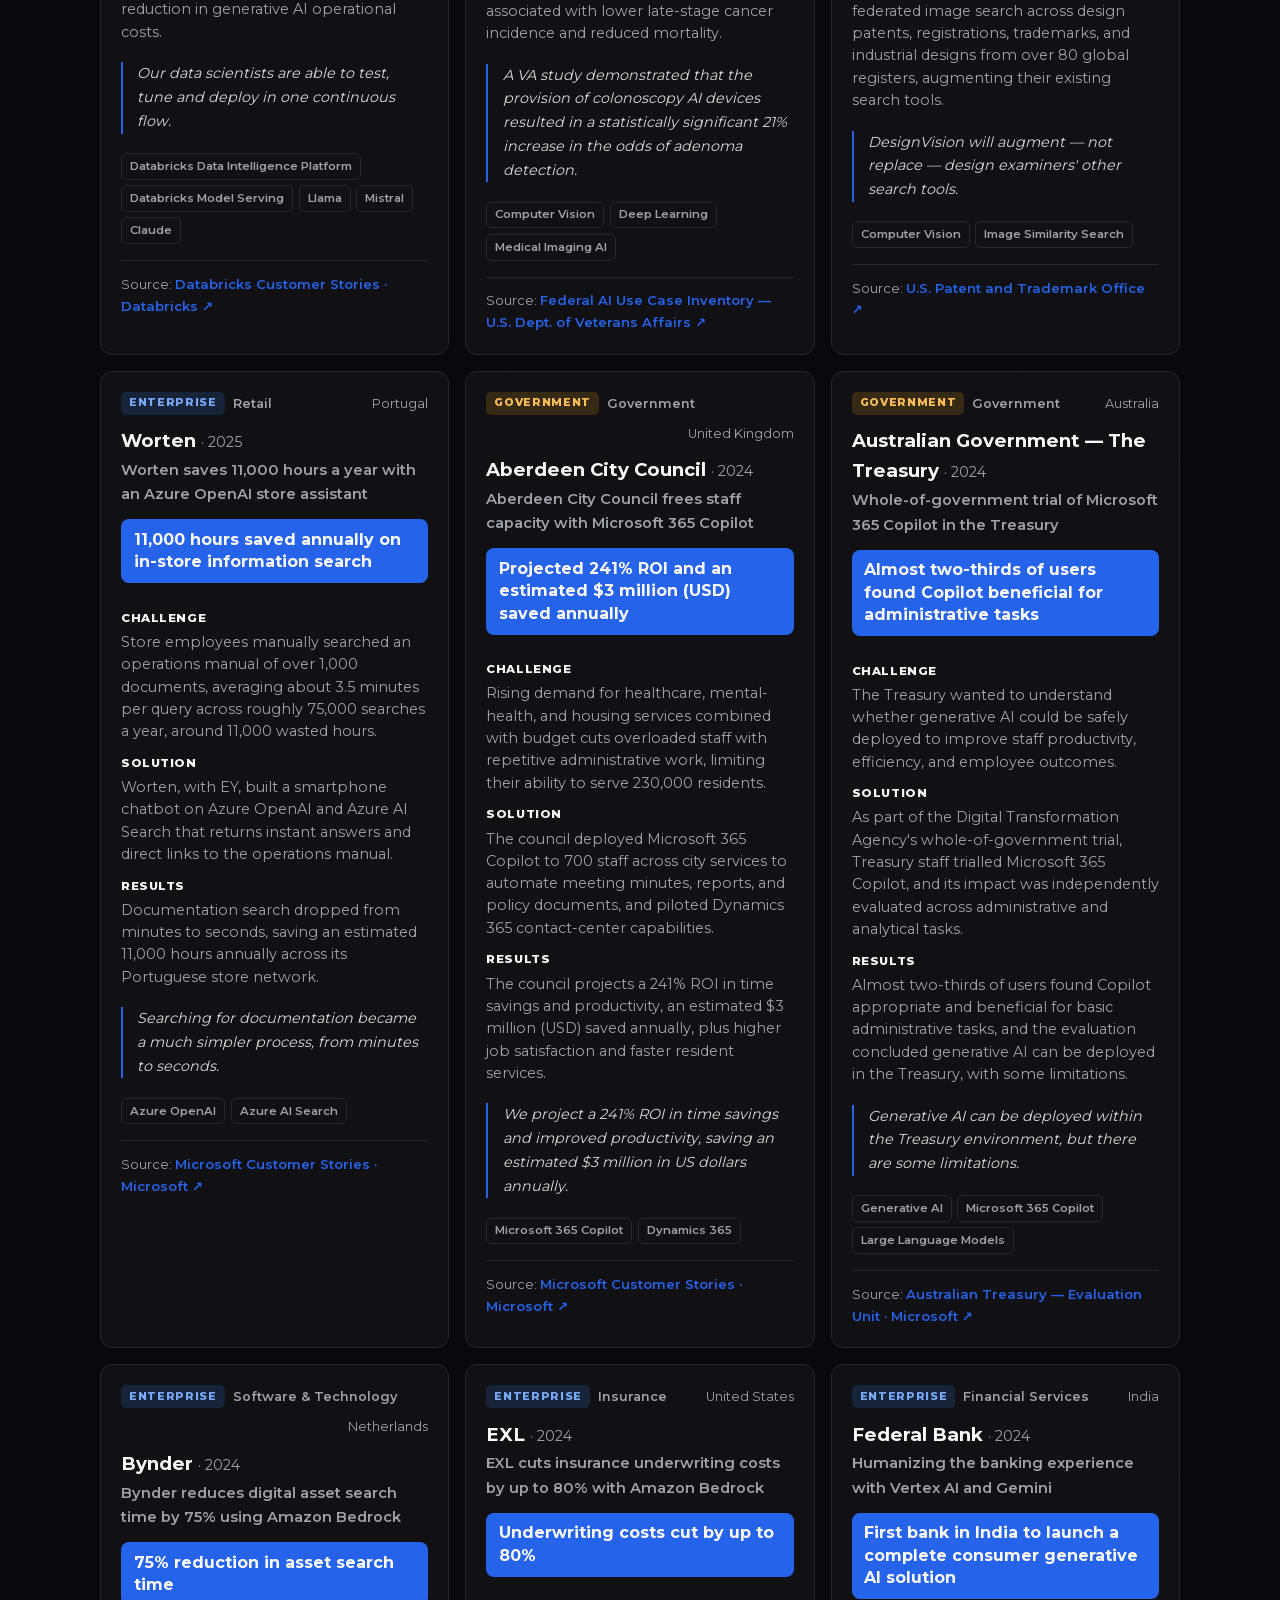
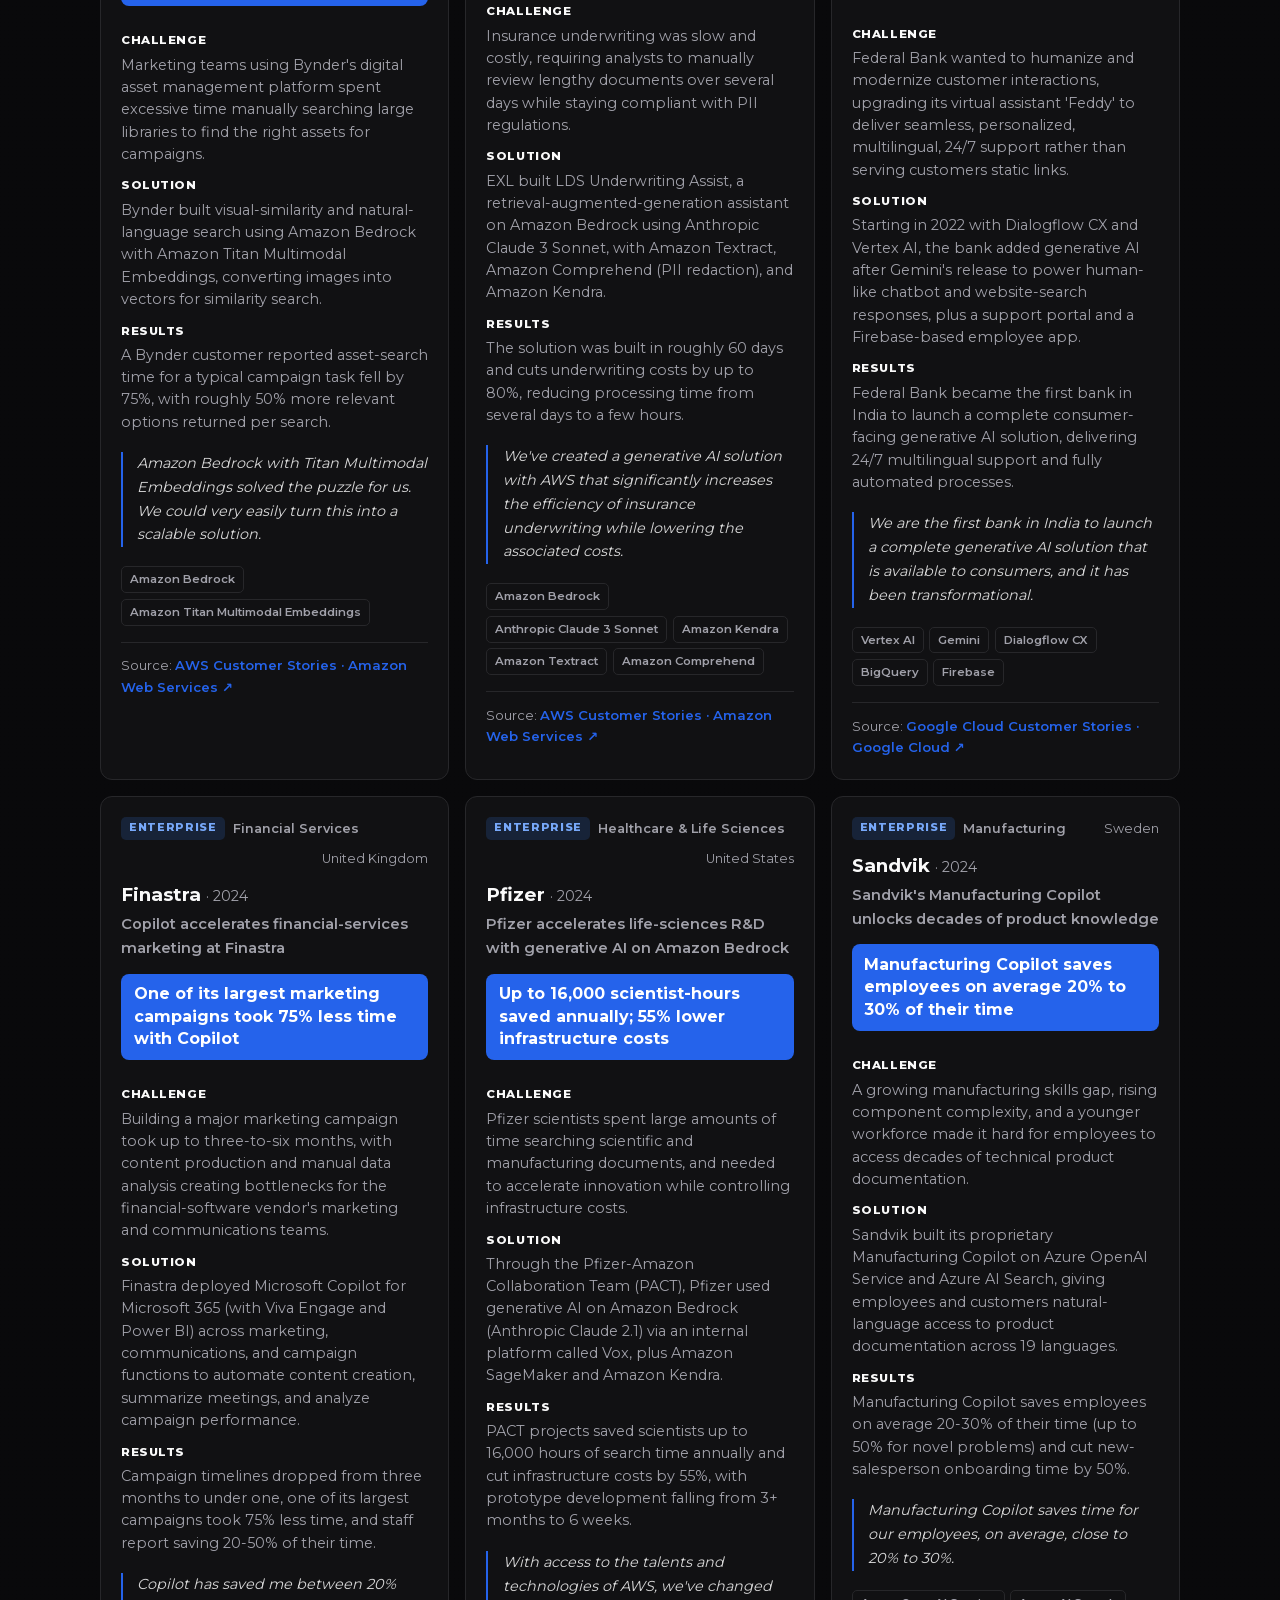
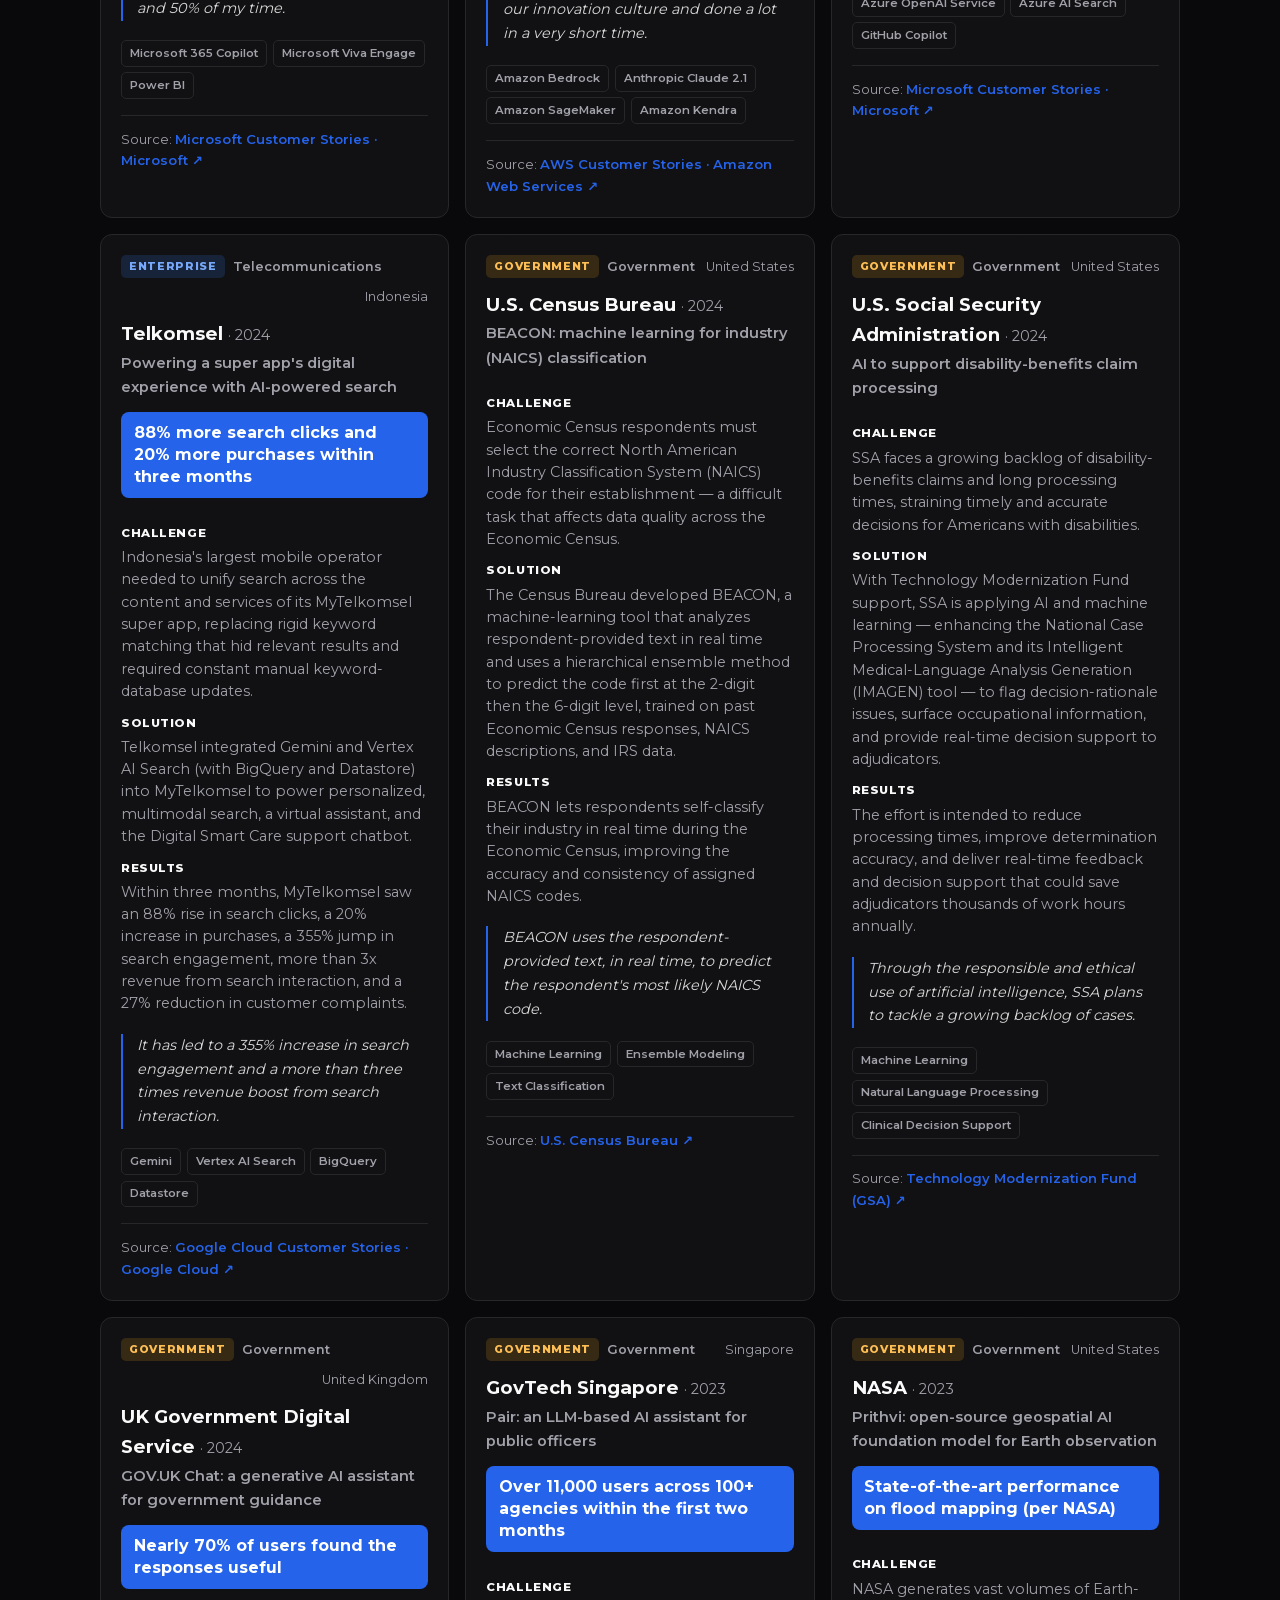
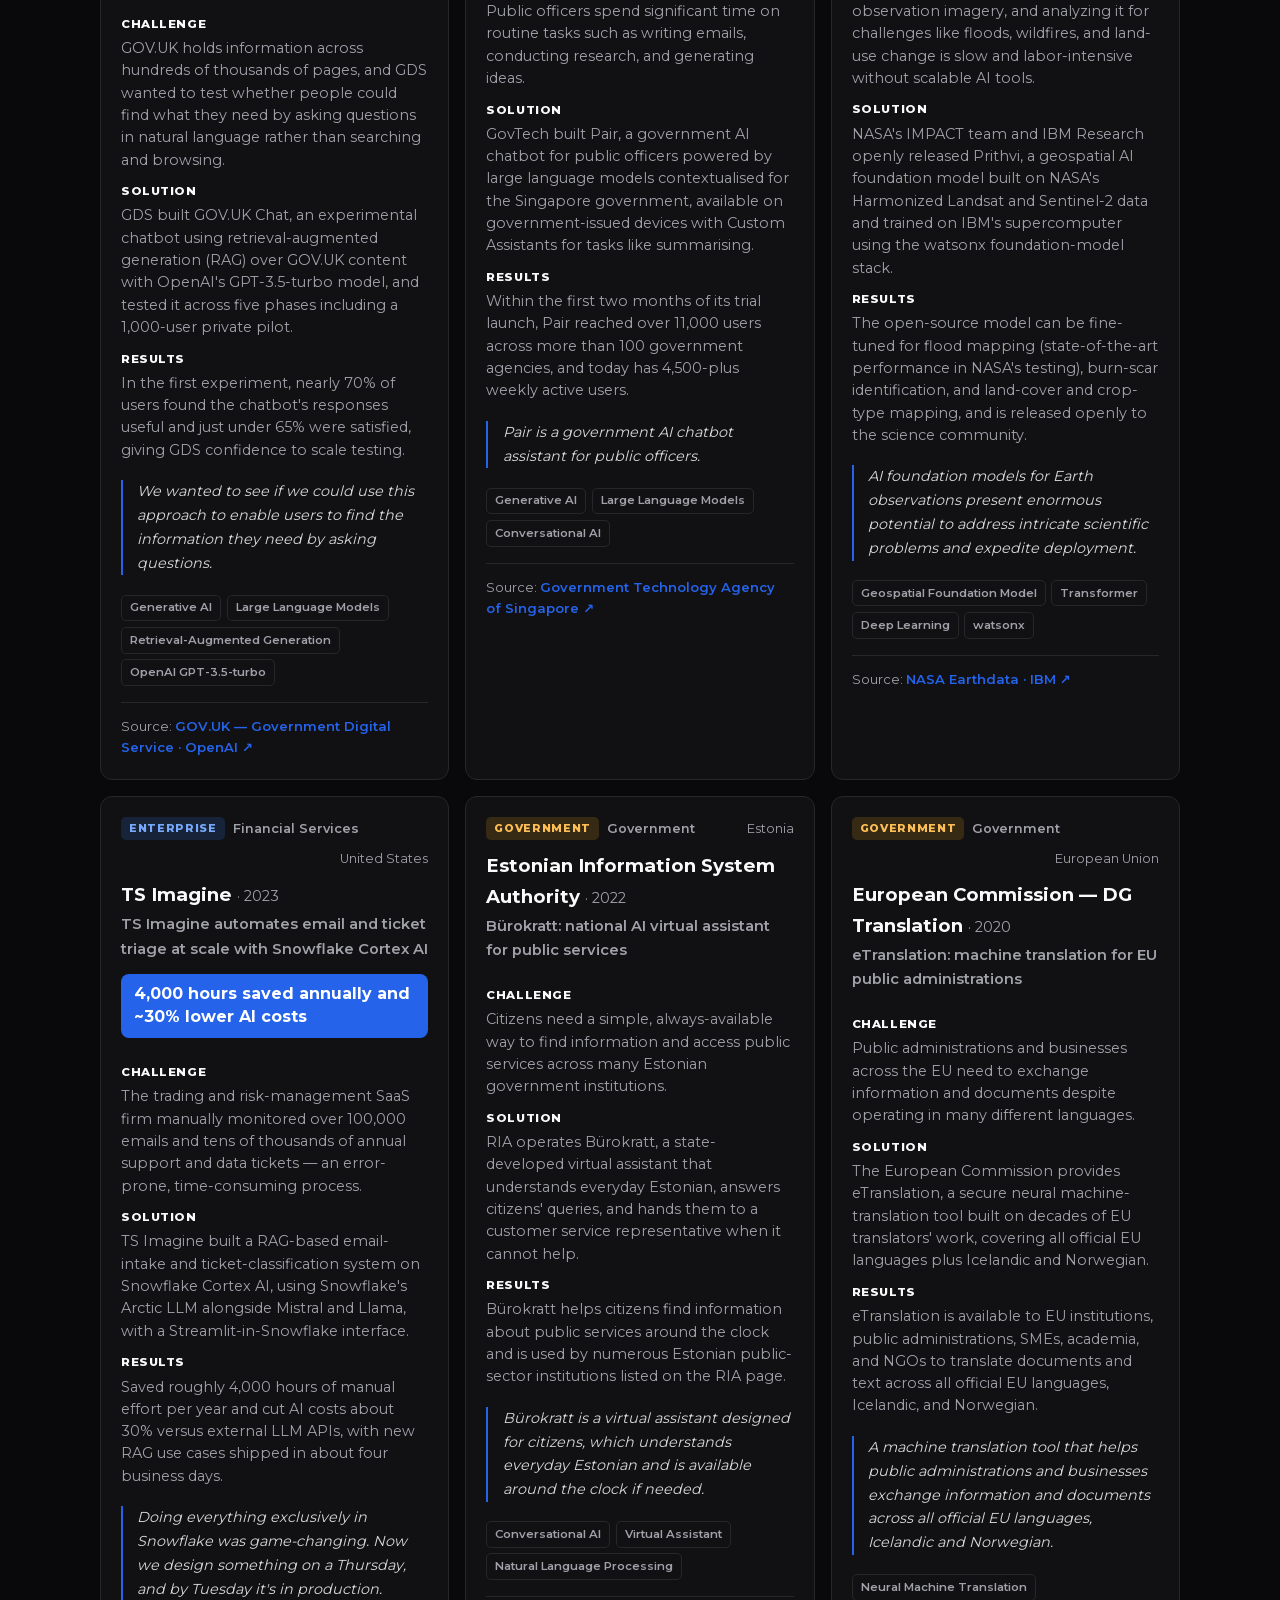
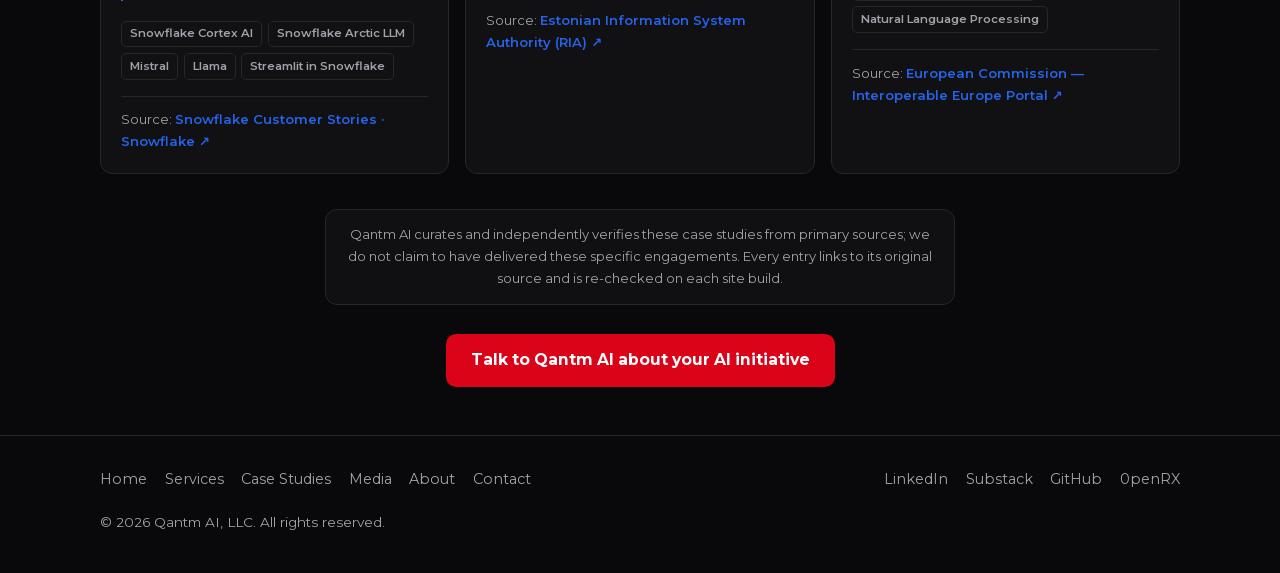
<file: case-studies.html>
<!DOCTYPE html>
<html lang="en">
<head>
<meta charset="UTF-8">
<meta name="viewport" content="width=device-width, initial-scale=1.0">
<title>AI Case Studies — How Enterprises & Governments Use AI | Qantm AI</title>
<meta name="description" content="A curated, source-verified briefing of how leading enterprises and governments deploy AI — real-world case studies and the measurable results they report.">
<meta name="robots" content="index, follow, max-snippet:-1">
<link rel="canonical" href="https://qantm.ai/case-studies">
<meta property="og:title" content="AI Case Studies — How Enterprises & Governments Use AI | Qantm AI">
<meta property="og:description" content="A curated, source-verified briefing of how leading enterprises and governments deploy AI — real-world case studies and the measurable results they report.">
<meta property="og:type" content="website">
<meta property="og:url" content="https://qantm.ai/case-studies">
<meta property="og:image" content="https://qantm.ai/assets/img/og-card.png">
<meta property="og:image:width" content="1200">
<meta property="og:image:height" content="630">
<meta property="og:image:alt" content="Qantm AI — Next Level AI Solutions">
<meta name="twitter:card" content="summary_large_image">
<meta name="twitter:image" content="https://qantm.ai/assets/img/og-card.png">
<link rel="icon" type="image/x-icon" href="./favicon.ico">
<link rel="icon" type="image/png" sizes="32x32" href="./favicon-32x32.png">
<link rel="apple-touch-icon" href="./favicon.png">
<link rel="stylesheet" href="./assets/styles.css?v=a2257a0d">
<script type="application/ld+json">[{"@context":"https://schema.org","@type":"Organization","name":"Qantm AI","alternateName":"QANTM AI","url":"https://qantm.ai","logo":"https://qantm.ai/favicon.png","description":"AI strategy, governance, and implementation consulting — AI iQ™ readiness assessments, governance \u0026 ethics alignment, executive education, and GenAI/ML implementation.","email":"info@qantm.ai","contactPoint":{"@type":"ContactPoint","email":"info@qantm.ai","contactType":"sales","availableLanguage":"English"},"founder":{"@type":"Person","name":"Seth Dobrin","honorificPrefix":"Dr.","jobTitle":"Founder \u0026 CEO","description":"Founder \u0026 CEO of Qantm AI; author of AI iQ for a Human-Focused Future (Routledge, 2024).","sameAs":["https://www.linkedin.com/company/qantm-ai/"]},"employee":[{"@type":"Person","name":"Seth Dobrin","honorificPrefix":"Dr.","jobTitle":"CEO \u0026 AI Strategist"},{"@type":"Person","name":"Tabitha Rudd","jobTitle":"COO"}],"brand":{"@type":"Brand","name":"0penRX","url":"https://0penrx.org"},"knowsAbout":["AI Governance","AI Strategy","Machine Learning","AI Implementation","AI Ethics","AI Risk Assessment"],"serviceArea":{"@type":"Place","name":"Worldwide"},"sameAs":["https://www.linkedin.com/company/qantm-ai/","https://bsky.app/profile/qantmai.bsky.social","https://siliconsandstudio.substack.com/","https://github.com/QANTMAI"]},{"@context":"https://schema.org","@type":"Book","name":"AI iQ for a Human-Focused Future","author":{"@type":"Person","name":"Seth Dobrin","honorificPrefix":"Dr."},"publisher":{"@type":"Organization","name":"Routledge / CRC Press"},"datePublished":"2024","isbn":"9781032603896","url":"https://www.routledge.com/AI-IQ-for-a-Human-focused-Future-Strategy-Talent-and-Culture/Dobrin/p/book/9781032603896"},{"@context":"https://schema.org","@type":"CollectionPage","name":"AI Case Studies — Enterprise \u0026 Government","url":"https://qantm.ai/case-studies"},{"@context":"https://schema.org","@type":"ItemList","name":"Enterprise \u0026 Government AI Case Studies","numberOfItems":36,"itemListElement":[{"@type":"ListItem","position":1,"item":{"@type":"CreativeWork","name":"Offering more interactive, personalized live-streaming content with Gemini","url":"https://cloud.google.com/customers/17live-ai","about":{"@type":"Organization","name":"17LIVE"},"isBasedOn":"https://cloud.google.com/customers/17live-ai","publisher":{"@type":"Organization","name":"Google Cloud Customer Stories"}}},{"@type":"ListItem","position":2,"item":{"@type":"CreativeWork","name":"Advantage Solutions gives frontline managers 70,000 hours back with Claude","url":"https://claude.com/customers/advantage-solutions","about":{"@type":"Organization","name":"Advantage Solutions"},"isBasedOn":"https://claude.com/customers/advantage-solutions","publisher":{"@type":"Organization","name":"Anthropic Customer Stories"}}},{"@type":"ListItem","position":3,"item":{"@type":"CreativeWork","name":"Affinda cuts document-processing setup time by 90% with Amazon Bedrock","url":"https://aws.amazon.com/solutions/case-studies/affinda-case-study/","about":{"@type":"Organization","name":"Affinda"},"isBasedOn":"https://aws.amazon.com/solutions/case-studies/affinda-case-study/","publisher":{"@type":"Organization","name":"AWS Customer Stories"}}},{"@type":"ListItem","position":4,"item":{"@type":"CreativeWork","name":"CareSource scales member care with Azure OpenAI automation","url":"https://www.microsoft.com/en/customers/story/25041-caresource-azure","about":{"@type":"Organization","name":"CareSource"},"isBasedOn":"https://www.microsoft.com/en/customers/story/25041-caresource-azure","publisher":{"@type":"Organization","name":"Microsoft Customer Stories"}}},{"@type":"ListItem","position":5,"item":{"@type":"CreativeWork","name":"Cox Communications scales Claude to a 7x first-year ROI","url":"https://claude.com/customers/cox-communications-qa","about":{"@type":"Organization","name":"Cox Communications"},"isBasedOn":"https://claude.com/customers/cox-communications-qa","publisher":{"@type":"Organization","name":"Anthropic Customer Stories"}}},{"@type":"ListItem","position":6,"item":{"@type":"CreativeWork","name":"CRESCO saves ~10 hours per user monthly with Microsoft 365 Copilot","url":"https://www.microsoft.com/en/customers/story/25851-cresco-ltd-azure-openai","about":{"@type":"Organization","name":"CRESCO LTD."},"isBasedOn":"https://www.microsoft.com/en/customers/story/25851-cresco-ltd-azure-openai","publisher":{"@type":"Organization","name":"Microsoft Customer Stories"}}},{"@type":"ListItem","position":7,"item":{"@type":"CreativeWork","name":"Etsy connects ~90 million buyers with special items using gen AI and 'algotorial curation'","url":"https://cloud.google.com/customers/etsy-ai","about":{"@type":"Organization","name":"Etsy"},"isBasedOn":"https://cloud.google.com/customers/etsy-ai","publisher":{"@type":"Organization","name":"Google Cloud Customer Stories"}}},{"@type":"ListItem","position":8,"item":{"@type":"CreativeWork","name":"Accelerating pit-to-port mining decisions by over 90% with Gemini","url":"https://cloud.google.com/customers/gems","about":{"@type":"Organization","name":"Golden Energy Mines (GEMS)"},"isBasedOn":"https://cloud.google.com/customers/gems","publisher":{"@type":"Organization","name":"Google Cloud Customer Stories"}}},{"@type":"ListItem","position":9,"item":{"@type":"CreativeWork","name":"IRCC Artificial Intelligence Strategy for immigration processing","url":"https://www.canada.ca/en/immigration-refugees-citizenship/corporate/transparency/artificial-intelligence-strategy.html","about":{"@type":"Organization","name":"Immigration, Refugees and Citizenship Canada"},"isBasedOn":"https://www.canada.ca/en/immigration-refugees-citizenship/corporate/transparency/artificial-intelligence-strategy.html","publisher":{"@type":"Organization","name":"Immigration, Refugees and Citizenship Canada"}}},{"@type":"ListItem","position":10,"item":{"@type":"CreativeWork","name":"LG CNS modernizes 20-year-old enterprise systems with Claude","url":"https://claude.com/customers/lg-cns","about":{"@type":"Organization","name":"LG CNS"},"isBasedOn":"https://claude.com/customers/lg-cns","publisher":{"@type":"Organization","name":"Anthropic Customer Stories"}}},{"@type":"ListItem","position":11,"item":{"@type":"CreativeWork","name":"Matillion builds an AI-powered data engineer on Snowflake","url":"https://www.snowflake.com/en/customers/all-customers/case-study/matillion/","about":{"@type":"Organization","name":"Matillion"},"isBasedOn":"https://www.snowflake.com/en/customers/all-customers/case-study/matillion/","publisher":{"@type":"Organization","name":"Snowflake Customer Stories"}}},{"@type":"ListItem","position":12,"item":{"@type":"CreativeWork","name":"Project EAGLE: AI-based global weather-forecast models","url":"https://epic.noaa.gov/ai/eagle-overview/","about":{"@type":"Organization","name":"National Oceanic and Atmospheric Administration"},"isBasedOn":"https://epic.noaa.gov/ai/eagle-overview/","publisher":{"@type":"Organization","name":"NOAA Earth Prediction Innovation Center"}}},{"@type":"ListItem","position":13,"item":{"@type":"CreativeWork","name":"Novo Nordisk scales to 2,500+ generative AI use cases on Amazon Bedrock","url":"https://aws.amazon.com/solutions/case-studies/novo-nordisk-generative-ai-case-study/","about":{"@type":"Organization","name":"Novo Nordisk"},"isBasedOn":"https://aws.amazon.com/solutions/case-studies/novo-nordisk-generative-ai-case-study/","publisher":{"@type":"Organization","name":"AWS Customer Stories"}}},{"@type":"ListItem","position":14,"item":{"@type":"CreativeWork","name":"Bringing value-based healthcare to clinicians with Vertex AI","url":"https://cloud.google.com/customers/reveleer","about":{"@type":"Organization","name":"Reveleer"},"isBasedOn":"https://cloud.google.com/customers/reveleer","publisher":{"@type":"Organization","name":"Google Cloud Customer Stories"}}},{"@type":"ListItem","position":15,"item":{"@type":"CreativeWork","name":"Robinhood transforms financial-crime investigations with Amazon Bedrock","url":"https://aws.amazon.com/solutions/case-studies/robinhood-case-study/","about":{"@type":"Organization","name":"Robinhood Markets"},"isBasedOn":"https://aws.amazon.com/solutions/case-studies/robinhood-case-study/","publisher":{"@type":"Organization","name":"AWS Customer Stories"}}},{"@type":"ListItem","position":16,"item":{"@type":"CreativeWork","name":"Scribd turns content into sign-ups and scale with generative AI on Databricks","url":"https://www.databricks.com/customers/scribd/genai","about":{"@type":"Organization","name":"Scribd"},"isBasedOn":"https://www.databricks.com/customers/scribd/genai","publisher":{"@type":"Organization","name":"Databricks Customer Stories"}}},{"@type":"ListItem","position":17,"item":{"@type":"CreativeWork","name":"AI-assisted colonoscopy for earlier cancer detection","url":"https://department.va.gov/ai/ai-use-case-inventory/","about":{"@type":"Organization","name":"U.S. Department of Veterans Affairs"},"isBasedOn":"https://department.va.gov/ai/ai-use-case-inventory/","publisher":{"@type":"Organization","name":"Federal AI Use Case Inventory — U.S. Dept. of Veterans Affairs"}}},{"@type":"ListItem","position":18,"item":{"@type":"CreativeWork","name":"DesignVision: AI image search for design-patent examination","url":"https://www.uspto.gov/about-us/news-updates/uspto-launches-new-design-patent-examination-ai-tool","about":{"@type":"Organization","name":"U.S. Patent and Trademark Office"},"isBasedOn":"https://www.uspto.gov/about-us/news-updates/uspto-launches-new-design-patent-examination-ai-tool","publisher":{"@type":"Organization","name":"U.S. Patent and Trademark Office"}}},{"@type":"ListItem","position":19,"item":{"@type":"CreativeWork","name":"Worten saves 11,000 hours a year with an Azure OpenAI store assistant","url":"https://www.microsoft.com/en/customers/story/24385-worten-azure-openai","about":{"@type":"Organization","name":"Worten"},"isBasedOn":"https://www.microsoft.com/en/customers/story/24385-worten-azure-openai","publisher":{"@type":"Organization","name":"Microsoft Customer Stories"}}},{"@type":"ListItem","position":20,"item":{"@type":"CreativeWork","name":"Aberdeen City Council frees staff capacity with Microsoft 365 Copilot","url":"https://www.microsoft.com/en/customers/story/18987-aberdeen-city-council-microsoft-365-copilot","about":{"@type":"Organization","name":"Aberdeen City Council"},"isBasedOn":"https://www.microsoft.com/en/customers/story/18987-aberdeen-city-council-microsoft-365-copilot","publisher":{"@type":"Organization","name":"Microsoft Customer Stories"}}},{"@type":"ListItem","position":21,"item":{"@type":"CreativeWork","name":"Whole-of-government trial of Microsoft 365 Copilot in the Treasury","url":"https://evaluation.treasury.gov.au/publications/evaluation-generative-artificial-intelligence","about":{"@type":"Organization","name":"Australian Government — The Treasury"},"isBasedOn":"https://evaluation.treasury.gov.au/publications/evaluation-generative-artificial-intelligence","publisher":{"@type":"Organization","name":"Australian Treasury — Evaluation Unit"}}},{"@type":"ListItem","position":22,"item":{"@type":"CreativeWork","name":"Bynder reduces digital asset search time by 75% using Amazon Bedrock","url":"https://aws.amazon.com/solutions/case-studies/bynder-bedrock-case-study/","about":{"@type":"Organization","name":"Bynder"},"isBasedOn":"https://aws.amazon.com/solutions/case-studies/bynder-bedrock-case-study/","publisher":{"@type":"Organization","name":"AWS Customer Stories"}}},{"@type":"ListItem","position":23,"item":{"@type":"CreativeWork","name":"EXL cuts insurance underwriting costs by up to 80% with Amazon Bedrock","url":"https://aws.amazon.com/solutions/case-studies/exl-case-study/","about":{"@type":"Organization","name":"EXL"},"isBasedOn":"https://aws.amazon.com/solutions/case-studies/exl-case-study/","publisher":{"@type":"Organization","name":"AWS Customer Stories"}}},{"@type":"ListItem","position":24,"item":{"@type":"CreativeWork","name":"Humanizing the banking experience with Vertex AI and Gemini","url":"https://cloud.google.com/customers/federalbank","about":{"@type":"Organization","name":"Federal Bank"},"isBasedOn":"https://cloud.google.com/customers/federalbank","publisher":{"@type":"Organization","name":"Google Cloud Customer Stories"}}},{"@type":"ListItem","position":25,"item":{"@type":"CreativeWork","name":"Copilot accelerates financial-services marketing at Finastra","url":"https://www.microsoft.com/en/customers/story/18732-finastra-microsoft-viva-engage","about":{"@type":"Organization","name":"Finastra"},"isBasedOn":"https://www.microsoft.com/en/customers/story/18732-finastra-microsoft-viva-engage","publisher":{"@type":"Organization","name":"Microsoft Customer Stories"}}},{"@type":"ListItem","position":26,"item":{"@type":"CreativeWork","name":"Pfizer accelerates life-sciences R\u0026D with generative AI on Amazon Bedrock","url":"https://aws.amazon.com/solutions/case-studies/pfizer-PACT-case-study/","about":{"@type":"Organization","name":"Pfizer"},"isBasedOn":"https://aws.amazon.com/solutions/case-studies/pfizer-PACT-case-study/","publisher":{"@type":"Organization","name":"AWS Customer Stories"}}},{"@type":"ListItem","position":27,"item":{"@type":"CreativeWork","name":"Sandvik's Manufacturing Copilot unlocks decades of product knowledge","url":"https://www.microsoft.com/en/customers/story/22965-sandvik-azure-open-ai-service","about":{"@type":"Organization","name":"Sandvik"},"isBasedOn":"https://www.microsoft.com/en/customers/story/22965-sandvik-azure-open-ai-service","publisher":{"@type":"Organization","name":"Microsoft Customer Stories"}}},{"@type":"ListItem","position":28,"item":{"@type":"CreativeWork","name":"Powering a super app's digital experience with AI-powered search","url":"https://cloud.google.com/customers/telkomsel","about":{"@type":"Organization","name":"Telkomsel"},"isBasedOn":"https://cloud.google.com/customers/telkomsel","publisher":{"@type":"Organization","name":"Google Cloud Customer Stories"}}},{"@type":"ListItem","position":29,"item":{"@type":"CreativeWork","name":"BEACON: machine learning for industry (NAICS) classification","url":"https://www.census.gov/library/working-papers/2024/econ/ensemble-modeling-techniques-for-naics-classification-in-the-economic-census.html","about":{"@type":"Organization","name":"U.S. Census Bureau"},"isBasedOn":"https://www.census.gov/library/working-papers/2024/econ/ensemble-modeling-techniques-for-naics-classification-in-the-economic-census.html","publisher":{"@type":"Organization","name":"U.S. Census Bureau"}}},{"@type":"ListItem","position":30,"item":{"@type":"CreativeWork","name":"AI to support disability-benefits claim processing","url":"https://tmf.cio.gov/investment/timely-and-accurate-decisions-for-americans-with-a-disability-benefits-claim/","about":{"@type":"Organization","name":"U.S. Social Security Administration"},"isBasedOn":"https://tmf.cio.gov/investment/timely-and-accurate-decisions-for-americans-with-a-disability-benefits-claim/","publisher":{"@type":"Organization","name":"Technology Modernization Fund (GSA)"}}},{"@type":"ListItem","position":31,"item":{"@type":"CreativeWork","name":"GOV.UK Chat: a generative AI assistant for government guidance","url":"https://insidegovuk.blog.gov.uk/2024/01/18/the-findings-of-our-first-generative-ai-experiment-gov-uk-chat/","about":{"@type":"Organization","name":"UK Government Digital Service"},"isBasedOn":"https://insidegovuk.blog.gov.uk/2024/01/18/the-findings-of-our-first-generative-ai-experiment-gov-uk-chat/","publisher":{"@type":"Organization","name":"GOV.UK — Government Digital Service"}}},{"@type":"ListItem","position":32,"item":{"@type":"CreativeWork","name":"Pair: an LLM-based AI assistant for public officers","url":"https://www.tech.gov.sg/products-and-services/for-government-agencies/productivity-and-marketing/pair/","about":{"@type":"Organization","name":"GovTech Singapore"},"isBasedOn":"https://www.tech.gov.sg/products-and-services/for-government-agencies/productivity-and-marketing/pair/","publisher":{"@type":"Organization","name":"Government Technology Agency of Singapore"}}},{"@type":"ListItem","position":33,"item":{"@type":"CreativeWork","name":"Prithvi: open-source geospatial AI foundation model for Earth observation","url":"https://www.earthdata.nasa.gov/news/nasa-ibm-openly-release-geospatial-ai-foundation-model-nasa-earth-observation-data","about":{"@type":"Organization","name":"NASA"},"isBasedOn":"https://www.earthdata.nasa.gov/news/nasa-ibm-openly-release-geospatial-ai-foundation-model-nasa-earth-observation-data","publisher":{"@type":"Organization","name":"NASA Earthdata"}}},{"@type":"ListItem","position":34,"item":{"@type":"CreativeWork","name":"TS Imagine automates email and ticket triage at scale with Snowflake Cortex AI","url":"https://www.snowflake.com/en/customers/all-customers/case-study/ts-imagine/","about":{"@type":"Organization","name":"TS Imagine"},"isBasedOn":"https://www.snowflake.com/en/customers/all-customers/case-study/ts-imagine/","publisher":{"@type":"Organization","name":"Snowflake Customer Stories"}}},{"@type":"ListItem","position":35,"item":{"@type":"CreativeWork","name":"Bürokratt: national AI virtual assistant for public services","url":"https://www.ria.ee/en/state-information-system/personal-services/burokratt","about":{"@type":"Organization","name":"Estonian Information System Authority"},"isBasedOn":"https://www.ria.ee/en/state-information-system/personal-services/burokratt","publisher":{"@type":"Organization","name":"Estonian Information System Authority (RIA)"}}},{"@type":"ListItem","position":36,"item":{"@type":"CreativeWork","name":"eTranslation: machine translation for EU public administrations","url":"https://interoperable-europe.ec.europa.eu/collection/egovernment/solution/etranslation","about":{"@type":"Organization","name":"European Commission — DG Translation"},"isBasedOn":"https://interoperable-europe.ec.europa.eu/collection/egovernment/solution/etranslation","publisher":{"@type":"Organization","name":"European Commission — Interoperable Europe Portal"}}}]}]</script>
</head>
<body>
<header>
  <div class="hdr">
    <a class="logo" href="./"><img src="./assets/img/logo.png" alt="Qantm AI — Next Level AI Solutions" width="112" height="50"></a>
    <button class="nav-toggle" aria-expanded="false" aria-controls="mainnav" aria-label="Open menu"><span></span><span></span><span></span></button>
    <nav class="main" id="mainnav" aria-label="Main"><a href="./">Home</a><a href="./services">Services</a><a href="./case-studies" aria-current="page">Case Studies</a><a href="./media">Media</a><a href="./about">About</a><a href="./contact" class="contact-btn">Contact</a></nav>
  </div>
</header>
<main class="wrap">
<h1>Case Studies</h1>
<p class="lede" style="margin-top:2.2rem">How the world’s largest enterprises and governments are putting AI to work — and the results they report. A curated, continuously verified briefing of 36 real deployments (23 enterprise, 13 government). Every case links to its primary source.</p><div class="cs-filters" role="group" aria-label="Filter by sector" hidden><button class="cs-chip is-on" data-filter="all" aria-pressed="true">All <span>36</span></button><button class="cs-chip" data-filter="Government" aria-pressed="false">Government <span>13</span></button><button class="cs-chip" data-filter="Healthcare &amp; Life Sciences" aria-pressed="false">Healthcare &amp; Life Sciences <span>4</span></button><button class="cs-chip" data-filter="Financial Services" aria-pressed="false">Financial Services <span>4</span></button><button class="cs-chip" data-filter="Retail" aria-pressed="false">Retail <span>3</span></button><button class="cs-chip" data-filter="Software &amp; Technology" aria-pressed="false">Software &amp; Technology <span>3</span></button><button class="cs-chip" data-filter="Media &amp; Entertainment" aria-pressed="false">Media &amp; Entertainment <span>2</span></button><button class="cs-chip" data-filter="Telecommunications" aria-pressed="false">Telecommunications <span>2</span></button><button class="cs-chip" data-filter="IT Services" aria-pressed="false">IT Services <span>2</span></button><button class="cs-chip" data-filter="Energy &amp; Resources" aria-pressed="false">Energy &amp; Resources <span>1</span></button><button class="cs-chip" data-filter="Insurance" aria-pressed="false">Insurance <span>1</span></button><button class="cs-chip" data-filter="Manufacturing" aria-pressed="false">Manufacturing <span>1</span></button></div><h2 class="sr">Verified deployments</h2><div class="cs-grid"><article class="cs-card" data-sector="Media &amp; Entertainment"><div class="cs-top"><span class="cs-badge cs-ent">Enterprise</span><span class="cs-sector">Media &amp; Entertainment</span><span class="cs-country">Taiwan</span></div><h3 class="cs-client">17LIVE <span class="cs-year">&middot; 2025</span></h3><p class="cs-name">Offering more interactive, personalized live-streaming content with Gemini</p><p class="cs-metric">30% increase in user satisfaction; 30% fewer SRE resources</p><dl class="cs-dl"><dt>Challenge</dt><dd>Because all its content is live and unrecorded, 17LIVE lacked visibility into what happened in streaming rooms, making troubleshooting slow and personalization difficult.</dd><dt>Solution</dt><dd>17LIVE adopted Gemini and Vertex AI (plus Veo, Vertex AI Vision, and BigQuery) to analyze feedback and logs in real time, run a Gemini-powered incident agent, build AI cohosts, and generate viewer and streamer personas.</dd><dt>Results</dt><dd>Faster, more accurate troubleshooting drove a 30% increase in user satisfaction and required 30% fewer site-reliability engineering resources, while persona-based personalization raised comment rates 10% and follow rates 20%.</dd></dl><blockquote class="cs-quote">Leading to a 30% increase in user satisfaction.</blockquote><ul class="cs-tech" aria-label="Technologies"><li>Gemini</li><li>Vertex AI</li><li>Veo</li><li>Vertex AI Vision</li><li>BigQuery</li></ul><p class="cs-src">Source: <a href="https://cloud.google.com/customers/17live-ai" target="_blank" rel="noopener nofollow">Google Cloud Customer Stories &middot; Google Cloud ↗</a></p></article><article class="cs-card" data-sector="Retail"><div class="cs-top"><span class="cs-badge cs-ent">Enterprise</span><span class="cs-sector">Retail</span><span class="cs-country">United States</span></div><h3 class="cs-client">Advantage Solutions <span class="cs-year">&middot; 2025</span></h3><p class="cs-name">Advantage Solutions gives frontline managers 70,000 hours back with Claude</p><p class="cs-metric">70,000+ labor hours redirected annually</p><dl class="cs-dl"><dt>Challenge</dt><dd>Manual compliance checks, finance forecast validation, and workforce communications across a large frontline organization consumed enormous labor hours.</dd><dt>Solution</dt><dd>Advantage Solutions deployed Claude Enterprise and Claude Code across operations, finance, and communications — automating photo-based compliance verification, forecast validation, and a store-routing model.</dd><dt>Results</dt><dd>Redirected more than 70,000 labor hours annually from manual compliance checks, compressed finance forecast validation from 10 hours weekly to under 30 minutes, and scaled from a 150-person pilot to thousands of users.</dd></dl><blockquote class="cs-quote">That&#x27;s real people, real shifts, and real time that was going back to our teammates.</blockquote><ul class="cs-tech" aria-label="Technologies"><li>Claude Enterprise</li><li>Claude Code</li></ul><p class="cs-src">Source: <a href="https://claude.com/customers/advantage-solutions" target="_blank" rel="noopener nofollow">Anthropic Customer Stories &middot; Anthropic ↗</a></p></article><article class="cs-card" data-sector="Software &amp; Technology"><div class="cs-top"><span class="cs-badge cs-ent">Enterprise</span><span class="cs-sector">Software &amp; Technology</span><span class="cs-country">Australia</span></div><h3 class="cs-client">Affinda <span class="cs-year">&middot; 2025</span></h3><p class="cs-name">Affinda cuts document-processing setup time by 90% with Amazon Bedrock</p><p class="cs-metric">90% reduction in setup time for new document-extraction use cases</p><dl class="cs-dl"><dt>Challenge</dt><dd>Affinda&#x27;s traditional machine-learning document processing required extensive training data and weeks-to-months of configuration to onboard each new document extraction use case.</dd><dt>Solution</dt><dd>Affinda re-architected its intelligent document processing on Amazon Bedrock large language models (Anthropic Claude Sonnet 3.5 v2, Claude 3.7 Sonnet, and Claude Sonnet 4), alongside Amazon SageMaker and Amazon EKS.</dd><dt>Results</dt><dd>The generative AI approach delivered about a 90% reduction in configuration time for new use cases and roughly 90% cost savings, cutting customer configuration from weeks to minutes.</dd></dl><blockquote class="cs-quote">We&#x27;ve seen a 90 percent reduction in configuration time for new document extraction use cases.</blockquote><ul class="cs-tech" aria-label="Technologies"><li>Amazon Bedrock</li><li>Anthropic Claude Sonnet 3.5 v2</li><li>Anthropic Claude 3.7 Sonnet</li><li>Amazon SageMaker</li><li>Amazon EKS</li></ul><p class="cs-src">Source: <a href="https://aws.amazon.com/solutions/case-studies/affinda-case-study/" target="_blank" rel="noopener nofollow">AWS Customer Stories &middot; Amazon Web Services ↗</a></p></article><article class="cs-card" data-sector="Healthcare &amp; Life Sciences"><div class="cs-top"><span class="cs-badge cs-ent">Enterprise</span><span class="cs-sector">Healthcare &amp; Life Sciences</span><span class="cs-country">United States</span></div><h3 class="cs-client">CareSource <span class="cs-year">&middot; 2025</span></h3><p class="cs-name">CareSource scales member care with Azure OpenAI automation</p><p class="cs-metric">Documentation process cut from two months to two weeks; over $125,000 saved</p><dl class="cs-dl"><dt>Challenge</dt><dd>Rapid growth and an expanding member base created operational complexity, and CareSource needed to scale while keeping care personalized and human-centered.</dd><dt>Solution</dt><dd>The managed-care organization adopted Azure OpenAI Service, Dynamics 365, Azure Functions and Cosmos DB, and GitHub Copilot to automate documentation and streamline workflows.</dd><dt>Results</dt><dd>A key documentation process dropped from two months to two weeks, the organization saved over $125,000 through automation, and developers reported 20-30% productivity gains with GitHub Copilot.</dd></dl><blockquote class="cs-quote">Reduced a key documentation process from two months to two weeks.</blockquote><ul class="cs-tech" aria-label="Technologies"><li>Azure OpenAI Service</li><li>Dynamics 365</li><li>GitHub Copilot</li><li>Azure Functions</li><li>Azure Cosmos DB</li></ul><p class="cs-src">Source: <a href="https://www.microsoft.com/en/customers/story/25041-caresource-azure" target="_blank" rel="noopener nofollow">Microsoft Customer Stories &middot; Microsoft ↗</a></p></article><article class="cs-card" data-sector="Telecommunications"><div class="cs-top"><span class="cs-badge cs-ent">Enterprise</span><span class="cs-sector">Telecommunications</span><span class="cs-country">United States</span></div><h3 class="cs-client">Cox Communications <span class="cs-year">&middot; 2025</span></h3><p class="cs-name">Cox Communications scales Claude to a 7x first-year ROI</p><p class="cs-metric">7x ROI on first-year AI investment</p><dl class="cs-dl"><dt>Challenge</dt><dd>Cox needed to scale AI across a 15,000-person workforce to strengthen B2B marketing and sales and empower non-engineers to build their own solutions.</dd><dt>Solution</dt><dd>Cox deployed Claude Code and Claude Cowork company-wide and built multi-agent B2B marketing and sales systems (lead validation, campaign creation, seller enablement) running on Claude through Amazon Bedrock.</dd><dt>Results</dt><dd>Reported a 7x ROI on its first year of AI investment, with about 2,500 Claude Code users — more than half of them outside engineering.</dd></dl><blockquote class="cs-quote">We now know we got a 7x ROI on our first year of investment.</blockquote><ul class="cs-tech" aria-label="Technologies"><li>Claude Code</li><li>Claude Cowork</li><li>Amazon Bedrock</li></ul><p class="cs-src">Source: <a href="https://claude.com/customers/cox-communications-qa" target="_blank" rel="noopener nofollow">Anthropic Customer Stories &middot; Anthropic ↗</a></p></article><article class="cs-card" data-sector="IT Services"><div class="cs-top"><span class="cs-badge cs-ent">Enterprise</span><span class="cs-sector">IT Services</span><span class="cs-country">Japan</span></div><h3 class="cs-client">CRESCO LTD. <span class="cs-year">&middot; 2025</span></h3><p class="cs-name">CRESCO saves ~10 hours per user monthly with Microsoft 365 Copilot</p><p class="cs-metric">Saved the average user approximately ten hours of work per month</p><dl class="cs-dl"><dt>Challenge</dt><dd>Executives and staff faced time-consuming manual work: interview data entry took 30 minutes per candidate and contract reviews required extensive back-and-forth with legal teams.</dd><dt>Solution</dt><dd>CRESCO created a Generative AI Business Transformation Lab and rolled out Microsoft 365 Copilot company-wide (scaling from 30 to 1,000 licenses), integrating it with Teams, Word, and Excel.</dd><dt>Results</dt><dd>Copilot saved the average user about ten hours per month, cut interview data processing from 30 minutes to 5 minutes per candidate, and reached over 90% adoption within six months.</dd></dl><blockquote class="cs-quote">It saved the average user approximately ten hours of work per month.</blockquote><ul class="cs-tech" aria-label="Technologies"><li>Microsoft 365 Copilot</li><li>Azure OpenAI</li><li>GitHub Copilot</li></ul><p class="cs-src">Source: <a href="https://www.microsoft.com/en/customers/story/25851-cresco-ltd-azure-openai" target="_blank" rel="noopener nofollow">Microsoft Customer Stories &middot; Microsoft ↗</a></p></article><article class="cs-card" data-sector="Retail"><div class="cs-top"><span class="cs-badge cs-ent">Enterprise</span><span class="cs-sector">Retail</span><span class="cs-country">United States</span></div><h3 class="cs-client">Etsy <span class="cs-year">&middot; 2025</span></h3><p class="cs-name">Etsy connects ~90 million buyers with special items using gen AI and &#x27;algotorial curation&#x27;</p><p class="cs-metric">SEO-driven visits +5% and conversions +3%; ~80x more listings per theme</p><dl class="cs-dl"><dt>Challenge</dt><dd>Etsy needed to match its nearly 90 million shoppers with the right items from a daily-changing inventory of more than 130 million listings offered by over 5 million sellers.</dd><dt>Solution</dt><dd>Etsy used Gemini models, the Gemini Enterprise Agent Platform, BigQuery, and Dataflow to enrich inventory data, infer shopper intent, generate listing alt text, and personalize search and discovery at scale.</dd><dt>Results</dt><dd>Gemini-driven alt text lifted SEO-driven visits 5% and conversions 3% for sellers, while &#x27;algotorial curation&#x27; produced roughly an 80x increase in listings per theme.</dd></dl><blockquote class="cs-quote">Etsy improved alt text generation for listings, increasing SEO-driven visits by 5% and boosting conversions by 3% for our sellers.</blockquote><ul class="cs-tech" aria-label="Technologies"><li>Gemini</li><li>Gemini Enterprise Agent Platform</li><li>BigQuery</li><li>Dataflow</li></ul><p class="cs-src">Source: <a href="https://cloud.google.com/customers/etsy-ai" target="_blank" rel="noopener nofollow">Google Cloud Customer Stories &middot; Google Cloud ↗</a></p></article><article class="cs-card" data-sector="Energy &amp; Resources"><div class="cs-top"><span class="cs-badge cs-ent">Enterprise</span><span class="cs-sector">Energy &amp; Resources</span><span class="cs-country">Indonesia</span></div><h3 class="cs-client">Golden Energy Mines (GEMS) <span class="cs-year">&middot; 2025</span></h3><p class="cs-name">Accelerating pit-to-port mining decisions by over 90% with Gemini</p><p class="cs-metric">Executive decision-making accelerated by over 90%</p><dl class="cs-dl"><dt>Challenge</dt><dd>GEMS&#x27;s roughly 50 fragmented application dashboards created a cognitive bottleneck, leaving executives with a siloed view that made fast, cross-functional pit-to-port decisions difficult.</dd><dt>Solution</dt><dd>GEMS built GEMVIS, a hierarchical multi-agent system using a Gemini Dispatcher Agent and the Gemini Enterprise Agent Platform (on GKE, Compute Engine, and Cloud Armor) with a hybrid on-prem RAG architecture to unify data across all applications.</dd><dt>Results</dt><dd>GEMVIS accelerated executive decision-making by over 90%, cut multi-operational data retrieval from two days to under one hour, unified insights across 50+ portfolios, and empowered more than 4,000 users.</dd></dl><blockquote class="cs-quote">Accelerated executive decision-making speed by over 90% using Google Gemini.</blockquote><ul class="cs-tech" aria-label="Technologies"><li>Gemini</li><li>Gemini Enterprise Agent Platform</li><li>Google Kubernetes Engine</li><li>Cloud Armor</li></ul><p class="cs-src">Source: <a href="https://cloud.google.com/customers/gems" target="_blank" rel="noopener nofollow">Google Cloud Customer Stories &middot; Google Cloud ↗</a></p></article><article class="cs-card" data-sector="Government"><div class="cs-top"><span class="cs-badge cs-gov">Government</span><span class="cs-sector">Government</span><span class="cs-country">Canada</span></div><h3 class="cs-client">Immigration, Refugees and Citizenship Canada <span class="cs-year">&middot; 2025</span></h3><p class="cs-name">IRCC Artificial Intelligence Strategy for immigration processing</p><dl class="cs-dl"><dt>Challenge</dt><dd>IRCC processes very high volumes of immigration and citizenship applications and needs to improve efficiency and program integrity while protecting client privacy and fairness.</dd><dt>Solution</dt><dd>Since 2018 IRCC has used advanced analytics and machine learning on applicant data; its AI Strategy applies AI to triage applications, create summaries, respond to enquiries, and flag low-risk files for expedited officer decisions — the tools never refuse applications.</dd><dt>Results</dt><dd>AI helps employees complete routine administrative tasks faster so they can focus on complex assessments of risk, fraud, and admissibility; the inaugural strategy aligns with the AI Strategy for the Federal Public Service 2025-2027.</dd></dl><blockquote class="cs-quote">Since 2018, the department has used advanced analytics and machine learning to help us gain deeper insights from program and applicant data.</blockquote><ul class="cs-tech" aria-label="Technologies"><li>Machine Learning</li><li>Advanced Analytics</li><li>Automation</li></ul><p class="cs-src">Source: <a href="https://www.canada.ca/en/immigration-refugees-citizenship/corporate/transparency/artificial-intelligence-strategy.html" target="_blank" rel="noopener nofollow">Immigration, Refugees and Citizenship Canada ↗</a></p></article><article class="cs-card" data-sector="IT Services"><div class="cs-top"><span class="cs-badge cs-ent">Enterprise</span><span class="cs-sector">IT Services</span><span class="cs-country">South Korea</span></div><h3 class="cs-client">LG CNS <span class="cs-year">&middot; 2025</span></h3><p class="cs-name">LG CNS modernizes 20-year-old enterprise systems with Claude</p><p class="cs-metric">99.1% of APIs converted (2,888 of 2,913) at ~50% lower cost</p><dl class="cs-dl"><dt>Challenge</dt><dd>LG CNS needed to modernize decades-old legacy enterprise systems (including 20-year-old MiPlatform applications) — a high-risk, hard-to-start migration.</dd><dt>Solution</dt><dd>LG CNS built its &#x27;Build Factory&#x27; service with Claude Code (accessed through Amazon Bedrock, relying on Claude Opus 4.6) as the engine, wrapping it in an orchestration layer for legacy analysis, code generation, testing, and QA.</dd><dt>Results</dt><dd>Converted 2,888 of 2,913 APIs (99.1%), migrated 1,340 screens to React, and delivered the seven-month migration at roughly 50% of the cost of a conventional rebuild.</dd></dl><blockquote class="cs-quote">The ROI is that we made a previously difficult-to-start project possible.</blockquote><ul class="cs-tech" aria-label="Technologies"><li>Claude Code</li><li>Claude Opus 4.6</li><li>Amazon Bedrock</li><li>React</li></ul><p class="cs-src">Source: <a href="https://claude.com/customers/lg-cns" target="_blank" rel="noopener nofollow">Anthropic Customer Stories &middot; Anthropic ↗</a></p></article><article class="cs-card" data-sector="Software &amp; Technology"><div class="cs-top"><span class="cs-badge cs-ent">Enterprise</span><span class="cs-sector">Software &amp; Technology</span><span class="cs-country">United Kingdom</span></div><h3 class="cs-client">Matillion <span class="cs-year">&middot; 2025</span></h3><p class="cs-name">Matillion builds an AI-powered data engineer on Snowflake</p><p class="cs-metric">50% reduction in analyst workload; ~40% lower infrastructure costs</p><dl class="cs-dl"><dt>Challenge</dt><dd>A small data team needed to scale complex data-engineering and self-service analytics without proportionally growing headcount.</dd><dt>Solution</dt><dd>Matillion built &#x27;Maia,&#x27; an AI agent for data engineering, on the Snowflake AI Data Cloud, using Cortex AI (Cortex Search, Cortex Sentiment, Semantic Views) and Snowflake Intelligence for natural-language analytics via Slack.</dd><dt>Results</dt><dd>Cut infrastructure costs by roughly 40% and reduced analyst workload by 50% — the equivalent of saving one full-time analyst.</dd></dl><blockquote class="cs-quote">It&#x27;s allowed us to grow exponentially as a business, even with a small data team.</blockquote><ul class="cs-tech" aria-label="Technologies"><li>Snowflake AI Data Cloud</li><li>Snowflake Cortex AI</li><li>Cortex Search</li><li>Semantic Views</li><li>Snowflake Intelligence</li></ul><p class="cs-src">Source: <a href="https://www.snowflake.com/en/customers/all-customers/case-study/matillion/" target="_blank" rel="noopener nofollow">Snowflake Customer Stories &middot; Snowflake ↗</a></p></article><article class="cs-card" data-sector="Government"><div class="cs-top"><span class="cs-badge cs-gov">Government</span><span class="cs-sector">Government</span><span class="cs-country">United States</span></div><h3 class="cs-client">National Oceanic and Atmospheric Administration <span class="cs-year">&middot; 2025</span></h3><p class="cs-name">Project EAGLE: AI-based global weather-forecast models</p><dl class="cs-dl"><dt>Challenge</dt><dd>NOAA needs a way to rapidly test and adopt fast, skillful AI weather models to complement its computationally expensive physics-based global forecast systems.</dd><dt>Solution</dt><dd>Through Project EAGLE — NOAA Research, the Earth Prediction Innovation Center, and the National Weather Service — NOAA builds AI global and ensemble forecast systems by fine-tuning DeepMind&#x27;s GraphCast on NOAA&#x27;s own data, running 31-member ensembles to produce twice-daily 16-day forecasts.</dd><dt>Results</dt><dd>The initiative lets NOAA rapidly test and demonstrate AI forecast models (Global-EAGLE-Solo, Global-EAGLE-Ensemble, and the HRRRCast regional emulator) to identify the best-performing AI innovations for operational forecasting.</dd></dl><blockquote class="cs-quote">Project EAGLE will allow NOAA to identify the best performing AI innovations rapidly.</blockquote><ul class="cs-tech" aria-label="Technologies"><li>Machine Learning</li><li>GraphCast</li><li>Ensemble Weather Modeling</li></ul><p class="cs-src">Source: <a href="https://epic.noaa.gov/ai/eagle-overview/" target="_blank" rel="noopener nofollow">NOAA Earth Prediction Innovation Center &middot; Google DeepMind ↗</a></p></article><article class="cs-card" data-sector="Healthcare &amp; Life Sciences"><div class="cs-top"><span class="cs-badge cs-ent">Enterprise</span><span class="cs-sector">Healthcare &amp; Life Sciences</span><span class="cs-country">Denmark</span></div><h3 class="cs-client">Novo Nordisk <span class="cs-year">&middot; 2025</span></h3><p class="cs-name">Novo Nordisk scales to 2,500+ generative AI use cases on Amazon Bedrock</p><p class="cs-metric">2,500+ generative AI use cases built by 25,000+ employees</p><dl class="cs-dl"><dt>Challenge</dt><dd>Novo Nordisk wanted to democratize AI-driven innovation across the enterprise while keeping data secure across nonregulated business processes.</dd><dt>Solution</dt><dd>Novo Nordisk built a secure self-service generative AI platform on Amazon Bedrock (with AWS Lambda and Amazon DynamoDB) that lets employees create their own chatbots and agents.</dd><dt>Results</dt><dd>More than 25,000 employees built over 2,500 use-case chatbots at about $10 per chatbot per month, with some day-long tasks completed in 30 minutes.</dd></dl><blockquote class="cs-quote">The democratization of innovation has been the biggest outcome.</blockquote><ul class="cs-tech" aria-label="Technologies"><li>Amazon Bedrock</li><li>AWS Lambda</li><li>Amazon DynamoDB</li></ul><p class="cs-src">Source: <a href="https://aws.amazon.com/solutions/case-studies/novo-nordisk-generative-ai-case-study/" target="_blank" rel="noopener nofollow">AWS Customer Stories &middot; Amazon Web Services ↗</a></p></article><article class="cs-card" data-sector="Healthcare &amp; Life Sciences"><div class="cs-top"><span class="cs-badge cs-ent">Enterprise</span><span class="cs-sector">Healthcare &amp; Life Sciences</span><span class="cs-country">United States</span></div><h3 class="cs-client">Reveleer <span class="cs-year">&middot; 2025</span></h3><p class="cs-name">Bringing value-based healthcare to clinicians with Vertex AI</p><p class="cs-metric">Up to 50% less noise than legacy NLP</p><dl class="cs-dl"><dt>Challenge</dt><dd>Clinicians often have only minutes to review a patient&#x27;s history, so Reveleer needed to extract and reason over structured and unstructured records to surface high-value care gaps at the point of care while reducing false positives.</dd><dt>Solution</dt><dd>Reveleer built a prospective risk-adjustment engine on Vertex AI, using an agentic pipeline of Gemini Flash and Flash-Lite models (with Cloud Run, Firestore, and BigQuery) to interpret clinical charts and standardize evidence.</dd><dt>Results</dt><dd>The Gemini-based engine delivers fewer, more relevant suspects with up to 50% less noise than legacy NLP, improving accuracy, cutting false positives, and letting customers update logic in minutes instead of months.</dd></dl><blockquote class="cs-quote">Delivering fewer, more relevant suspects — with up to 50% less noise than legacy NLP.</blockquote><ul class="cs-tech" aria-label="Technologies"><li>Vertex AI</li><li>Gemini Flash</li><li>Gemini Flash-Lite</li><li>BigQuery</li><li>Cloud Run</li></ul><p class="cs-src">Source: <a href="https://cloud.google.com/customers/reveleer" target="_blank" rel="noopener nofollow">Google Cloud Customer Stories &middot; Google Cloud ↗</a></p></article><article class="cs-card" data-sector="Financial Services"><div class="cs-top"><span class="cs-badge cs-ent">Enterprise</span><span class="cs-sector">Financial Services</span><span class="cs-country">United States</span></div><h3 class="cs-client">Robinhood Markets <span class="cs-year">&middot; 2025</span></h3><p class="cs-name">Robinhood transforms financial-crime investigations with Amazon Bedrock</p><p class="cs-metric">Up to 20% cumulative efficiency gain in investigative workflows</p><dl class="cs-dl"><dt>Challenge</dt><dd>Robinhood needed to scale its financial-crimes (FinCrimes) investigations to keep pace with rapid platform growth and evolving risks while remaining compliant with regulations.</dd><dt>Solution</dt><dd>Robinhood built its FinCrimes Agent on Amazon Bedrock, using Anthropic Claude (Haiku and Sonnet) and DeepSeek with orchestration via Amazon RDS, to synthesize customer and transactional data into investigative summaries.</dd><dt>Results</dt><dd>The FinCrimes Agent put relevant information at investigators&#x27; fingertips and delivered up to 20% cumulative efficiency gains in investigative workflows.</dd></dl><blockquote class="cs-quote">The FinCrimes Agent has put all relevant information at our investigators&#x27; fingertips, helping them to quickly identify illicit activity with increased focus and accuracy.</blockquote><ul class="cs-tech" aria-label="Technologies"><li>Amazon Bedrock</li><li>Anthropic Claude Haiku</li><li>Anthropic Claude Sonnet</li><li>DeepSeek</li><li>Amazon RDS</li></ul><p class="cs-src">Source: <a href="https://aws.amazon.com/solutions/case-studies/robinhood-case-study/" target="_blank" rel="noopener nofollow">AWS Customer Stories &middot; Amazon Web Services ↗</a></p></article><article class="cs-card" data-sector="Media &amp; Entertainment"><div class="cs-top"><span class="cs-badge cs-ent">Enterprise</span><span class="cs-sector">Media &amp; Entertainment</span><span class="cs-country">United States</span></div><h3 class="cs-client">Scribd <span class="cs-year">&middot; 2025</span></h3><p class="cs-name">Scribd turns content into sign-ups and scale with generative AI on Databricks</p><p class="cs-metric">90% reduction in generative-AI operational costs; 7% more sign-ups</p><dl class="cs-dl"><dt>Challenge</dt><dd>Scribd needed to improve content discovery across a 250M+ document library while controlling the cost of generative AI operations.</dd><dt>Solution</dt><dd>Scribd unified its data on the Databricks Data Intelligence Platform and deployed open LLMs (Llama, Mistral, Claude) via Databricks Model Serving for auto-generated metadata, semantic search, content moderation, and an &#x27;Ask AI&#x27; chat discovery feature.</dd><dt>Results</dt><dd>Achieved a 7% increase in new-user sign-ups, a 7% reduction in churn, and a 90% reduction in generative AI operational costs.</dd></dl><blockquote class="cs-quote">Our data scientists are able to test, tune and deploy in one continuous flow.</blockquote><ul class="cs-tech" aria-label="Technologies"><li>Databricks Data Intelligence Platform</li><li>Databricks Model Serving</li><li>Llama</li><li>Mistral</li><li>Claude</li></ul><p class="cs-src">Source: <a href="https://www.databricks.com/customers/scribd/genai" target="_blank" rel="noopener nofollow">Databricks Customer Stories &middot; Databricks ↗</a></p></article><article class="cs-card" data-sector="Government"><div class="cs-top"><span class="cs-badge cs-gov">Government</span><span class="cs-sector">Government</span><span class="cs-country">United States</span></div><h3 class="cs-client">U.S. Department of Veterans Affairs <span class="cs-year">&middot; 2025</span></h3><p class="cs-name">AI-assisted colonoscopy for earlier cancer detection</p><p class="cs-metric">21% increase in the odds of adenoma detection</p><dl class="cs-dl"><dt>Challenge</dt><dd>Colorectal cancer screening depends on detecting adenomas (precancerous polyps) during colonoscopy; adenomas missed by clinicians are associated with later-stage cancers and higher mortality.</dd><dt>Solution</dt><dd>The Veterans Health Administration deployed FDA-approved devices that use computer vision to assist clinicians in real time during colonoscopy, enhancing detection of potential adenomas.</dd><dt>Results</dt><dd>A VA study found the AI-assisted devices produced a statistically significant 21% increase in the odds of adenoma detection; higher detection rates are associated with lower late-stage cancer incidence and reduced mortality.</dd></dl><blockquote class="cs-quote">A VA study demonstrated that the provision of colonoscopy AI devices resulted in a statistically significant 21% increase in the odds of adenoma detection.</blockquote><ul class="cs-tech" aria-label="Technologies"><li>Computer Vision</li><li>Deep Learning</li><li>Medical Imaging AI</li></ul><p class="cs-src">Source: <a href="https://department.va.gov/ai/ai-use-case-inventory/" target="_blank" rel="noopener nofollow">Federal AI Use Case Inventory — U.S. Dept. of Veterans Affairs ↗</a></p></article><article class="cs-card" data-sector="Government"><div class="cs-top"><span class="cs-badge cs-gov">Government</span><span class="cs-sector">Government</span><span class="cs-country">United States</span></div><h3 class="cs-client">U.S. Patent and Trademark Office <span class="cs-year">&middot; 2025</span></h3><p class="cs-name">DesignVision: AI image search for design-patent examination</p><p class="cs-metric">Federated image-similarity search across 80+ global design registers</p><dl class="cs-dl"><dt>Challenge</dt><dd>Design-patent examiners must assess novelty by searching enormous collections of prior designs spread across dozens of separate U.S. and foreign registers — a slow, fragmented manual task.</dd><dt>Solution</dt><dd>USPTO launched DesignVision, an AI-based image-search tool in the Patents End-to-End (PE2E) search suite that lets examiners query design collections by image and returns results ranked and sortable by visual similarity.</dd><dt>Results</dt><dd>DesignVision gives examiners centralized, federated image search across design patents, registrations, trademarks, and industrial designs from over 80 global registers, augmenting their existing search tools.</dd></dl><blockquote class="cs-quote">DesignVision will augment — not replace — design examiners&#x27; other search tools.</blockquote><ul class="cs-tech" aria-label="Technologies"><li>Computer Vision</li><li>Image Similarity Search</li></ul><p class="cs-src">Source: <a href="https://www.uspto.gov/about-us/news-updates/uspto-launches-new-design-patent-examination-ai-tool" target="_blank" rel="noopener nofollow">U.S. Patent and Trademark Office ↗</a></p></article><article class="cs-card" data-sector="Retail"><div class="cs-top"><span class="cs-badge cs-ent">Enterprise</span><span class="cs-sector">Retail</span><span class="cs-country">Portugal</span></div><h3 class="cs-client">Worten <span class="cs-year">&middot; 2025</span></h3><p class="cs-name">Worten saves 11,000 hours a year with an Azure OpenAI store assistant</p><p class="cs-metric">11,000 hours saved annually on in-store information search</p><dl class="cs-dl"><dt>Challenge</dt><dd>Store employees manually searched an operations manual of over 1,000 documents, averaging about 3.5 minutes per query across roughly 75,000 searches a year, around 11,000 wasted hours.</dd><dt>Solution</dt><dd>Worten, with EY, built a smartphone chatbot on Azure OpenAI and Azure AI Search that returns instant answers and direct links to the operations manual.</dd><dt>Results</dt><dd>Documentation search dropped from minutes to seconds, saving an estimated 11,000 hours annually across its Portuguese store network.</dd></dl><blockquote class="cs-quote">Searching for documentation became a much simpler process, from minutes to seconds.</blockquote><ul class="cs-tech" aria-label="Technologies"><li>Azure OpenAI</li><li>Azure AI Search</li></ul><p class="cs-src">Source: <a href="https://www.microsoft.com/en/customers/story/24385-worten-azure-openai" target="_blank" rel="noopener nofollow">Microsoft Customer Stories &middot; Microsoft ↗</a></p></article><article class="cs-card" data-sector="Government"><div class="cs-top"><span class="cs-badge cs-gov">Government</span><span class="cs-sector">Government</span><span class="cs-country">United Kingdom</span></div><h3 class="cs-client">Aberdeen City Council <span class="cs-year">&middot; 2024</span></h3><p class="cs-name">Aberdeen City Council frees staff capacity with Microsoft 365 Copilot</p><p class="cs-metric">Projected 241% ROI and an estimated $3 million (USD) saved annually</p><dl class="cs-dl"><dt>Challenge</dt><dd>Rising demand for healthcare, mental-health, and housing services combined with budget cuts overloaded staff with repetitive administrative work, limiting their ability to serve 230,000 residents.</dd><dt>Solution</dt><dd>The council deployed Microsoft 365 Copilot to 700 staff across city services to automate meeting minutes, reports, and policy documents, and piloted Dynamics 365 contact-center capabilities.</dd><dt>Results</dt><dd>The council projects a 241% ROI in time savings and productivity, an estimated $3 million (USD) saved annually, plus higher job satisfaction and faster resident services.</dd></dl><blockquote class="cs-quote">We project a 241% ROI in time savings and improved productivity, saving an estimated $3 million in US dollars annually.</blockquote><ul class="cs-tech" aria-label="Technologies"><li>Microsoft 365 Copilot</li><li>Dynamics 365</li></ul><p class="cs-src">Source: <a href="https://www.microsoft.com/en/customers/story/18987-aberdeen-city-council-microsoft-365-copilot" target="_blank" rel="noopener nofollow">Microsoft Customer Stories &middot; Microsoft ↗</a></p></article><article class="cs-card" data-sector="Government"><div class="cs-top"><span class="cs-badge cs-gov">Government</span><span class="cs-sector">Government</span><span class="cs-country">Australia</span></div><h3 class="cs-client">Australian Government — The Treasury <span class="cs-year">&middot; 2024</span></h3><p class="cs-name">Whole-of-government trial of Microsoft 365 Copilot in the Treasury</p><p class="cs-metric">Almost two-thirds of users found Copilot beneficial for administrative tasks</p><dl class="cs-dl"><dt>Challenge</dt><dd>The Treasury wanted to understand whether generative AI could be safely deployed to improve staff productivity, efficiency, and employee outcomes.</dd><dt>Solution</dt><dd>As part of the Digital Transformation Agency&#x27;s whole-of-government trial, Treasury staff trialled Microsoft 365 Copilot, and its impact was independently evaluated across administrative and analytical tasks.</dd><dt>Results</dt><dd>Almost two-thirds of users found Copilot appropriate and beneficial for basic administrative tasks, and the evaluation concluded generative AI can be deployed in the Treasury, with some limitations.</dd></dl><blockquote class="cs-quote">Generative AI can be deployed within the Treasury environment, but there are some limitations.</blockquote><ul class="cs-tech" aria-label="Technologies"><li>Generative AI</li><li>Microsoft 365 Copilot</li><li>Large Language Models</li></ul><p class="cs-src">Source: <a href="https://evaluation.treasury.gov.au/publications/evaluation-generative-artificial-intelligence" target="_blank" rel="noopener nofollow">Australian Treasury — Evaluation Unit &middot; Microsoft ↗</a></p></article><article class="cs-card" data-sector="Software &amp; Technology"><div class="cs-top"><span class="cs-badge cs-ent">Enterprise</span><span class="cs-sector">Software &amp; Technology</span><span class="cs-country">Netherlands</span></div><h3 class="cs-client">Bynder <span class="cs-year">&middot; 2024</span></h3><p class="cs-name">Bynder reduces digital asset search time by 75% using Amazon Bedrock</p><p class="cs-metric">75% reduction in asset search time</p><dl class="cs-dl"><dt>Challenge</dt><dd>Marketing teams using Bynder&#x27;s digital asset management platform spent excessive time manually searching large libraries to find the right assets for campaigns.</dd><dt>Solution</dt><dd>Bynder built visual-similarity and natural-language search using Amazon Bedrock with Amazon Titan Multimodal Embeddings, converting images into vectors for similarity search.</dd><dt>Results</dt><dd>A Bynder customer reported asset-search time for a typical campaign task fell by 75%, with roughly 50% more relevant options returned per search.</dd></dl><blockquote class="cs-quote">Amazon Bedrock with Titan Multimodal Embeddings solved the puzzle for us. We could very easily turn this into a scalable solution.</blockquote><ul class="cs-tech" aria-label="Technologies"><li>Amazon Bedrock</li><li>Amazon Titan Multimodal Embeddings</li></ul><p class="cs-src">Source: <a href="https://aws.amazon.com/solutions/case-studies/bynder-bedrock-case-study/" target="_blank" rel="noopener nofollow">AWS Customer Stories &middot; Amazon Web Services ↗</a></p></article><article class="cs-card" data-sector="Insurance"><div class="cs-top"><span class="cs-badge cs-ent">Enterprise</span><span class="cs-sector">Insurance</span><span class="cs-country">United States</span></div><h3 class="cs-client">EXL <span class="cs-year">&middot; 2024</span></h3><p class="cs-name">EXL cuts insurance underwriting costs by up to 80% with Amazon Bedrock</p><p class="cs-metric">Underwriting costs cut by up to 80%</p><dl class="cs-dl"><dt>Challenge</dt><dd>Insurance underwriting was slow and costly, requiring analysts to manually review lengthy documents over several days while staying compliant with PII regulations.</dd><dt>Solution</dt><dd>EXL built LDS Underwriting Assist, a retrieval-augmented-generation assistant on Amazon Bedrock using Anthropic Claude 3 Sonnet, with Amazon Textract, Amazon Comprehend (PII redaction), and Amazon Kendra.</dd><dt>Results</dt><dd>The solution was built in roughly 60 days and cuts underwriting costs by up to 80%, reducing processing time from several days to a few hours.</dd></dl><blockquote class="cs-quote">We&#x27;ve created a generative AI solution with AWS that significantly increases the efficiency of insurance underwriting while lowering the associated costs.</blockquote><ul class="cs-tech" aria-label="Technologies"><li>Amazon Bedrock</li><li>Anthropic Claude 3 Sonnet</li><li>Amazon Kendra</li><li>Amazon Textract</li><li>Amazon Comprehend</li></ul><p class="cs-src">Source: <a href="https://aws.amazon.com/solutions/case-studies/exl-case-study/" target="_blank" rel="noopener nofollow">AWS Customer Stories &middot; Amazon Web Services ↗</a></p></article><article class="cs-card" data-sector="Financial Services"><div class="cs-top"><span class="cs-badge cs-ent">Enterprise</span><span class="cs-sector">Financial Services</span><span class="cs-country">India</span></div><h3 class="cs-client">Federal Bank <span class="cs-year">&middot; 2024</span></h3><p class="cs-name">Humanizing the banking experience with Vertex AI and Gemini</p><p class="cs-metric">First bank in India to launch a complete consumer generative AI solution</p><dl class="cs-dl"><dt>Challenge</dt><dd>Federal Bank wanted to humanize and modernize customer interactions, upgrading its virtual assistant &#x27;Feddy&#x27; to deliver seamless, personalized, multilingual, 24/7 support rather than serving customers static links.</dd><dt>Solution</dt><dd>Starting in 2022 with Dialogflow CX and Vertex AI, the bank added generative AI after Gemini&#x27;s release to power human-like chatbot and website-search responses, plus a support portal and a Firebase-based employee app.</dd><dt>Results</dt><dd>Federal Bank became the first bank in India to launch a complete consumer-facing generative AI solution, delivering 24/7 multilingual support and fully automated processes.</dd></dl><blockquote class="cs-quote">We are the first bank in India to launch a complete generative AI solution that is available to consumers, and it has been transformational.</blockquote><ul class="cs-tech" aria-label="Technologies"><li>Vertex AI</li><li>Gemini</li><li>Dialogflow CX</li><li>BigQuery</li><li>Firebase</li></ul><p class="cs-src">Source: <a href="https://cloud.google.com/customers/federalbank" target="_blank" rel="noopener nofollow">Google Cloud Customer Stories &middot; Google Cloud ↗</a></p></article><article class="cs-card" data-sector="Financial Services"><div class="cs-top"><span class="cs-badge cs-ent">Enterprise</span><span class="cs-sector">Financial Services</span><span class="cs-country">United Kingdom</span></div><h3 class="cs-client">Finastra <span class="cs-year">&middot; 2024</span></h3><p class="cs-name">Copilot accelerates financial-services marketing at Finastra</p><p class="cs-metric">One of its largest marketing campaigns took 75% less time with Copilot</p><dl class="cs-dl"><dt>Challenge</dt><dd>Building a major marketing campaign took up to three-to-six months, with content production and manual data analysis creating bottlenecks for the financial-software vendor&#x27;s marketing and communications teams.</dd><dt>Solution</dt><dd>Finastra deployed Microsoft Copilot for Microsoft 365 (with Viva Engage and Power BI) across marketing, communications, and campaign functions to automate content creation, summarize meetings, and analyze campaign performance.</dd><dt>Results</dt><dd>Campaign timelines dropped from three months to under one, one of its largest campaigns took 75% less time, and staff report saving 20-50% of their time.</dd></dl><blockquote class="cs-quote">Copilot has saved me between 20% and 50% of my time.</blockquote><ul class="cs-tech" aria-label="Technologies"><li>Microsoft 365 Copilot</li><li>Microsoft Viva Engage</li><li>Power BI</li></ul><p class="cs-src">Source: <a href="https://www.microsoft.com/en/customers/story/18732-finastra-microsoft-viva-engage" target="_blank" rel="noopener nofollow">Microsoft Customer Stories &middot; Microsoft ↗</a></p></article><article class="cs-card" data-sector="Healthcare &amp; Life Sciences"><div class="cs-top"><span class="cs-badge cs-ent">Enterprise</span><span class="cs-sector">Healthcare &amp; Life Sciences</span><span class="cs-country">United States</span></div><h3 class="cs-client">Pfizer <span class="cs-year">&middot; 2024</span></h3><p class="cs-name">Pfizer accelerates life-sciences R&amp;D with generative AI on Amazon Bedrock</p><p class="cs-metric">Up to 16,000 scientist-hours saved annually; 55% lower infrastructure costs</p><dl class="cs-dl"><dt>Challenge</dt><dd>Pfizer scientists spent large amounts of time searching scientific and manufacturing documents, and needed to accelerate innovation while controlling infrastructure costs.</dd><dt>Solution</dt><dd>Through the Pfizer-Amazon Collaboration Team (PACT), Pfizer used generative AI on Amazon Bedrock (Anthropic Claude 2.1) via an internal platform called Vox, plus Amazon SageMaker and Amazon Kendra.</dd><dt>Results</dt><dd>PACT projects saved scientists up to 16,000 hours of search time annually and cut infrastructure costs by 55%, with prototype development falling from 3+ months to 6 weeks.</dd></dl><blockquote class="cs-quote">With access to the talents and technologies of AWS, we&#x27;ve changed our innovation culture and done a lot in a very short time.</blockquote><ul class="cs-tech" aria-label="Technologies"><li>Amazon Bedrock</li><li>Anthropic Claude 2.1</li><li>Amazon SageMaker</li><li>Amazon Kendra</li></ul><p class="cs-src">Source: <a href="https://aws.amazon.com/solutions/case-studies/pfizer-PACT-case-study/" target="_blank" rel="noopener nofollow">AWS Customer Stories &middot; Amazon Web Services ↗</a></p></article><article class="cs-card" data-sector="Manufacturing"><div class="cs-top"><span class="cs-badge cs-ent">Enterprise</span><span class="cs-sector">Manufacturing</span><span class="cs-country">Sweden</span></div><h3 class="cs-client">Sandvik <span class="cs-year">&middot; 2024</span></h3><p class="cs-name">Sandvik&#x27;s Manufacturing Copilot unlocks decades of product knowledge</p><p class="cs-metric">Manufacturing Copilot saves employees on average 20% to 30% of their time</p><dl class="cs-dl"><dt>Challenge</dt><dd>A growing manufacturing skills gap, rising component complexity, and a younger workforce made it hard for employees to access decades of technical product documentation.</dd><dt>Solution</dt><dd>Sandvik built its proprietary Manufacturing Copilot on Azure OpenAI Service and Azure AI Search, giving employees and customers natural-language access to product documentation across 19 languages.</dd><dt>Results</dt><dd>Manufacturing Copilot saves employees on average 20-30% of their time (up to 50% for novel problems) and cut new-salesperson onboarding time by 50%.</dd></dl><blockquote class="cs-quote">Manufacturing Copilot saves time for our employees, on average, close to 20% to 30%.</blockquote><ul class="cs-tech" aria-label="Technologies"><li>Azure OpenAI Service</li><li>Azure AI Search</li><li>GitHub Copilot</li></ul><p class="cs-src">Source: <a href="https://www.microsoft.com/en/customers/story/22965-sandvik-azure-open-ai-service" target="_blank" rel="noopener nofollow">Microsoft Customer Stories &middot; Microsoft ↗</a></p></article><article class="cs-card" data-sector="Telecommunications"><div class="cs-top"><span class="cs-badge cs-ent">Enterprise</span><span class="cs-sector">Telecommunications</span><span class="cs-country">Indonesia</span></div><h3 class="cs-client">Telkomsel <span class="cs-year">&middot; 2024</span></h3><p class="cs-name">Powering a super app&#x27;s digital experience with AI-powered search</p><p class="cs-metric">88% more search clicks and 20% more purchases within three months</p><dl class="cs-dl"><dt>Challenge</dt><dd>Indonesia&#x27;s largest mobile operator needed to unify search across the content and services of its MyTelkomsel super app, replacing rigid keyword matching that hid relevant results and required constant manual keyword-database updates.</dd><dt>Solution</dt><dd>Telkomsel integrated Gemini and Vertex AI Search (with BigQuery and Datastore) into MyTelkomsel to power personalized, multimodal search, a virtual assistant, and the Digital Smart Care support chatbot.</dd><dt>Results</dt><dd>Within three months, MyTelkomsel saw an 88% rise in search clicks, a 20% increase in purchases, a 355% jump in search engagement, more than 3x revenue from search interaction, and a 27% reduction in customer complaints.</dd></dl><blockquote class="cs-quote">It has led to a 355% increase in search engagement and a more than three times revenue boost from search interaction.</blockquote><ul class="cs-tech" aria-label="Technologies"><li>Gemini</li><li>Vertex AI Search</li><li>BigQuery</li><li>Datastore</li></ul><p class="cs-src">Source: <a href="https://cloud.google.com/customers/telkomsel" target="_blank" rel="noopener nofollow">Google Cloud Customer Stories &middot; Google Cloud ↗</a></p></article><article class="cs-card" data-sector="Government"><div class="cs-top"><span class="cs-badge cs-gov">Government</span><span class="cs-sector">Government</span><span class="cs-country">United States</span></div><h3 class="cs-client">U.S. Census Bureau <span class="cs-year">&middot; 2024</span></h3><p class="cs-name">BEACON: machine learning for industry (NAICS) classification</p><dl class="cs-dl"><dt>Challenge</dt><dd>Economic Census respondents must select the correct North American Industry Classification System (NAICS) code for their establishment — a difficult task that affects data quality across the Economic Census.</dd><dt>Solution</dt><dd>The Census Bureau developed BEACON, a machine-learning tool that analyzes respondent-provided text in real time and uses a hierarchical ensemble method to predict the code first at the 2-digit then the 6-digit level, trained on past Economic Census responses, NAICS descriptions, and IRS data.</dd><dt>Results</dt><dd>BEACON lets respondents self-classify their industry in real time during the Economic Census, improving the accuracy and consistency of assigned NAICS codes.</dd></dl><blockquote class="cs-quote">BEACON uses the respondent-provided text, in real time, to predict the respondent&#x27;s most likely NAICS code.</blockquote><ul class="cs-tech" aria-label="Technologies"><li>Machine Learning</li><li>Ensemble Modeling</li><li>Text Classification</li></ul><p class="cs-src">Source: <a href="https://www.census.gov/library/working-papers/2024/econ/ensemble-modeling-techniques-for-naics-classification-in-the-economic-census.html" target="_blank" rel="noopener nofollow">U.S. Census Bureau ↗</a></p></article><article class="cs-card" data-sector="Government"><div class="cs-top"><span class="cs-badge cs-gov">Government</span><span class="cs-sector">Government</span><span class="cs-country">United States</span></div><h3 class="cs-client">U.S. Social Security Administration <span class="cs-year">&middot; 2024</span></h3><p class="cs-name">AI to support disability-benefits claim processing</p><dl class="cs-dl"><dt>Challenge</dt><dd>SSA faces a growing backlog of disability-benefits claims and long processing times, straining timely and accurate decisions for Americans with disabilities.</dd><dt>Solution</dt><dd>With Technology Modernization Fund support, SSA is applying AI and machine learning — enhancing the National Case Processing System and its Intelligent Medical-Language Analysis Generation (IMAGEN) tool — to flag decision-rationale issues, surface occupational information, and provide real-time decision support to adjudicators.</dd><dt>Results</dt><dd>The effort is intended to reduce processing times, improve determination accuracy, and deliver real-time feedback and decision support that could save adjudicators thousands of work hours annually.</dd></dl><blockquote class="cs-quote">Through the responsible and ethical use of artificial intelligence, SSA plans to tackle a growing backlog of cases.</blockquote><ul class="cs-tech" aria-label="Technologies"><li>Machine Learning</li><li>Natural Language Processing</li><li>Clinical Decision Support</li></ul><p class="cs-src">Source: <a href="https://tmf.cio.gov/investment/timely-and-accurate-decisions-for-americans-with-a-disability-benefits-claim/" target="_blank" rel="noopener nofollow">Technology Modernization Fund (GSA) ↗</a></p></article><article class="cs-card" data-sector="Government"><div class="cs-top"><span class="cs-badge cs-gov">Government</span><span class="cs-sector">Government</span><span class="cs-country">United Kingdom</span></div><h3 class="cs-client">UK Government Digital Service <span class="cs-year">&middot; 2024</span></h3><p class="cs-name">GOV.UK Chat: a generative AI assistant for government guidance</p><p class="cs-metric">Nearly 70% of users found the responses useful</p><dl class="cs-dl"><dt>Challenge</dt><dd>GOV.UK holds information across hundreds of thousands of pages, and GDS wanted to test whether people could find what they need by asking questions in natural language rather than searching and browsing.</dd><dt>Solution</dt><dd>GDS built GOV.UK Chat, an experimental chatbot using retrieval-augmented generation (RAG) over GOV.UK content with OpenAI&#x27;s GPT-3.5-turbo model, and tested it across five phases including a 1,000-user private pilot.</dd><dt>Results</dt><dd>In the first experiment, nearly 70% of users found the chatbot&#x27;s responses useful and just under 65% were satisfied, giving GDS confidence to scale testing.</dd></dl><blockquote class="cs-quote">We wanted to see if we could use this approach to enable users to find the information they need by asking questions.</blockquote><ul class="cs-tech" aria-label="Technologies"><li>Generative AI</li><li>Large Language Models</li><li>Retrieval-Augmented Generation</li><li>OpenAI GPT-3.5-turbo</li></ul><p class="cs-src">Source: <a href="https://insidegovuk.blog.gov.uk/2024/01/18/the-findings-of-our-first-generative-ai-experiment-gov-uk-chat/" target="_blank" rel="noopener nofollow">GOV.UK — Government Digital Service &middot; OpenAI ↗</a></p></article><article class="cs-card" data-sector="Government"><div class="cs-top"><span class="cs-badge cs-gov">Government</span><span class="cs-sector">Government</span><span class="cs-country">Singapore</span></div><h3 class="cs-client">GovTech Singapore <span class="cs-year">&middot; 2023</span></h3><p class="cs-name">Pair: an LLM-based AI assistant for public officers</p><p class="cs-metric">Over 11,000 users across 100+ agencies within the first two months</p><dl class="cs-dl"><dt>Challenge</dt><dd>Public officers spend significant time on routine tasks such as writing emails, conducting research, and generating ideas.</dd><dt>Solution</dt><dd>GovTech built Pair, a government AI chatbot for public officers powered by large language models contextualised for the Singapore government, available on government-issued devices with Custom Assistants for tasks like summarising.</dd><dt>Results</dt><dd>Within the first two months of its trial launch, Pair reached over 11,000 users across more than 100 government agencies, and today has 4,500-plus weekly active users.</dd></dl><blockquote class="cs-quote">Pair is a government AI chatbot assistant for public officers.</blockquote><ul class="cs-tech" aria-label="Technologies"><li>Generative AI</li><li>Large Language Models</li><li>Conversational AI</li></ul><p class="cs-src">Source: <a href="https://www.tech.gov.sg/products-and-services/for-government-agencies/productivity-and-marketing/pair/" target="_blank" rel="noopener nofollow">Government Technology Agency of Singapore ↗</a></p></article><article class="cs-card" data-sector="Government"><div class="cs-top"><span class="cs-badge cs-gov">Government</span><span class="cs-sector">Government</span><span class="cs-country">United States</span></div><h3 class="cs-client">NASA <span class="cs-year">&middot; 2023</span></h3><p class="cs-name">Prithvi: open-source geospatial AI foundation model for Earth observation</p><p class="cs-metric">State-of-the-art performance on flood mapping (per NASA)</p><dl class="cs-dl"><dt>Challenge</dt><dd>NASA generates vast volumes of Earth-observation imagery, and analyzing it for challenges like floods, wildfires, and land-use change is slow and labor-intensive without scalable AI tools.</dd><dt>Solution</dt><dd>NASA&#x27;s IMPACT team and IBM Research openly released Prithvi, a geospatial AI foundation model built on NASA&#x27;s Harmonized Landsat and Sentinel-2 data and trained on IBM&#x27;s supercomputer using the watsonx foundation-model stack.</dd><dt>Results</dt><dd>The open-source model can be fine-tuned for flood mapping (state-of-the-art performance in NASA&#x27;s testing), burn-scar identification, and land-cover and crop-type mapping, and is released openly to the science community.</dd></dl><blockquote class="cs-quote">AI foundation models for Earth observations present enormous potential to address intricate scientific problems and expedite deployment.</blockquote><ul class="cs-tech" aria-label="Technologies"><li>Geospatial Foundation Model</li><li>Transformer</li><li>Deep Learning</li><li>watsonx</li></ul><p class="cs-src">Source: <a href="https://www.earthdata.nasa.gov/news/nasa-ibm-openly-release-geospatial-ai-foundation-model-nasa-earth-observation-data" target="_blank" rel="noopener nofollow">NASA Earthdata &middot; IBM ↗</a></p></article><article class="cs-card" data-sector="Financial Services"><div class="cs-top"><span class="cs-badge cs-ent">Enterprise</span><span class="cs-sector">Financial Services</span><span class="cs-country">United States</span></div><h3 class="cs-client">TS Imagine <span class="cs-year">&middot; 2023</span></h3><p class="cs-name">TS Imagine automates email and ticket triage at scale with Snowflake Cortex AI</p><p class="cs-metric">4,000 hours saved annually and ~30% lower AI costs</p><dl class="cs-dl"><dt>Challenge</dt><dd>The trading and risk-management SaaS firm manually monitored over 100,000 emails and tens of thousands of annual support and data tickets — an error-prone, time-consuming process.</dd><dt>Solution</dt><dd>TS Imagine built a RAG-based email-intake and ticket-classification system on Snowflake Cortex AI, using Snowflake&#x27;s Arctic LLM alongside Mistral and Llama, with a Streamlit-in-Snowflake interface.</dd><dt>Results</dt><dd>Saved roughly 4,000 hours of manual effort per year and cut AI costs about 30% versus external LLM APIs, with new RAG use cases shipped in about four business days.</dd></dl><blockquote class="cs-quote">Doing everything exclusively in Snowflake was game-changing. Now we design something on a Thursday, and by Tuesday it&#x27;s in production.</blockquote><ul class="cs-tech" aria-label="Technologies"><li>Snowflake Cortex AI</li><li>Snowflake Arctic LLM</li><li>Mistral</li><li>Llama</li><li>Streamlit in Snowflake</li></ul><p class="cs-src">Source: <a href="https://www.snowflake.com/en/customers/all-customers/case-study/ts-imagine/" target="_blank" rel="noopener nofollow">Snowflake Customer Stories &middot; Snowflake ↗</a></p></article><article class="cs-card" data-sector="Government"><div class="cs-top"><span class="cs-badge cs-gov">Government</span><span class="cs-sector">Government</span><span class="cs-country">Estonia</span></div><h3 class="cs-client">Estonian Information System Authority <span class="cs-year">&middot; 2022</span></h3><p class="cs-name">Bürokratt: national AI virtual assistant for public services</p><dl class="cs-dl"><dt>Challenge</dt><dd>Citizens need a simple, always-available way to find information and access public services across many Estonian government institutions.</dd><dt>Solution</dt><dd>RIA operates Bürokratt, a state-developed virtual assistant that understands everyday Estonian, answers citizens&#x27; queries, and hands them to a customer service representative when it cannot help.</dd><dt>Results</dt><dd>Bürokratt helps citizens find information about public services around the clock and is used by numerous Estonian public-sector institutions listed on the RIA page.</dd></dl><blockquote class="cs-quote">Bürokratt is a virtual assistant designed for citizens, which understands everyday Estonian and is available around the clock if needed.</blockquote><ul class="cs-tech" aria-label="Technologies"><li>Conversational AI</li><li>Virtual Assistant</li><li>Natural Language Processing</li></ul><p class="cs-src">Source: <a href="https://www.ria.ee/en/state-information-system/personal-services/burokratt" target="_blank" rel="noopener nofollow">Estonian Information System Authority (RIA) ↗</a></p></article><article class="cs-card" data-sector="Government"><div class="cs-top"><span class="cs-badge cs-gov">Government</span><span class="cs-sector">Government</span><span class="cs-country">European Union</span></div><h3 class="cs-client">European Commission — DG Translation <span class="cs-year">&middot; 2020</span></h3><p class="cs-name">eTranslation: machine translation for EU public administrations</p><dl class="cs-dl"><dt>Challenge</dt><dd>Public administrations and businesses across the EU need to exchange information and documents despite operating in many different languages.</dd><dt>Solution</dt><dd>The European Commission provides eTranslation, a secure neural machine-translation tool built on decades of EU translators&#x27; work, covering all official EU languages plus Icelandic and Norwegian.</dd><dt>Results</dt><dd>eTranslation is available to EU institutions, public administrations, SMEs, academia, and NGOs to translate documents and text across all official EU languages, Icelandic, and Norwegian.</dd></dl><blockquote class="cs-quote">A machine translation tool that helps public administrations and businesses exchange information and documents across all official EU languages, Icelandic and Norwegian.</blockquote><ul class="cs-tech" aria-label="Technologies"><li>Neural Machine Translation</li><li>Natural Language Processing</li></ul><p class="cs-src">Source: <a href="https://interoperable-europe.ec.europa.eu/collection/egovernment/solution/etranslation" target="_blank" rel="noopener nofollow">European Commission — Interoperable Europe Portal ↗</a></p></article></div><p class="cs-note">Qantm AI curates and independently verifies these case studies from primary sources; we do not claim to have delivered these specific engagements. Every entry links to its original source and is re-checked on each site build.</p><div class="cta-row"><a class="btn pri" href="./contact">Talk to Qantm AI about your AI initiative</a></div><script>(function(){var f=document.querySelector(".cs-filters");if(!f)return;f.hidden=false;var cards=[].slice.call(document.querySelectorAll(".cs-card"));f.addEventListener("click",function(ev){var b=ev.target.closest(".cs-chip");if(!b)return;var q=b.getAttribute("data-filter");[].forEach.call(f.querySelectorAll(".cs-chip"),function(c){var on=c===b;c.classList.toggle("is-on",on);c.setAttribute("aria-pressed",on?"true":"false");});cards.forEach(function(c){c.hidden=(q!=="all"&&c.getAttribute("data-sector")!==q);});});})();</script>
</main>
<footer>
  <div class="wrap">
    <div class="cols">
      <nav aria-label="Footer">
        <a href="./">Home</a><a href="./services">Services</a><a href="./case-studies">Case Studies</a><a href="./media">Media</a><a href="./about">About</a><a href="./contact">Contact</a>
      </nav>
      <nav aria-label="Elsewhere">
        <a href="https://www.linkedin.com/company/qantm-ai/" rel="noopener">LinkedIn</a>
        <a href="https://siliconsandstudio.substack.com/" rel="noopener">Substack</a>
        <a href="https://github.com/QANTMAI" rel="noopener">GitHub</a>
        <a href="https://0penrx.org" rel="noopener">0penRX</a>
      </nav>
    </div>
    <p class="copy">&copy; 2026 Qantm AI, LLC. All rights reserved.</p>
  </div>
</footer>
<script>(function(){var b=document.querySelector('.nav-toggle'),n=document.getElementById('mainnav');if(b&&n){b.addEventListener('click',function(){var o=n.classList.toggle('open');b.setAttribute('aria-expanded',o?'true':'false');b.setAttribute('aria-label',o?'Close menu':'Open menu');});}})();</script>
</body>
</html>
</file>
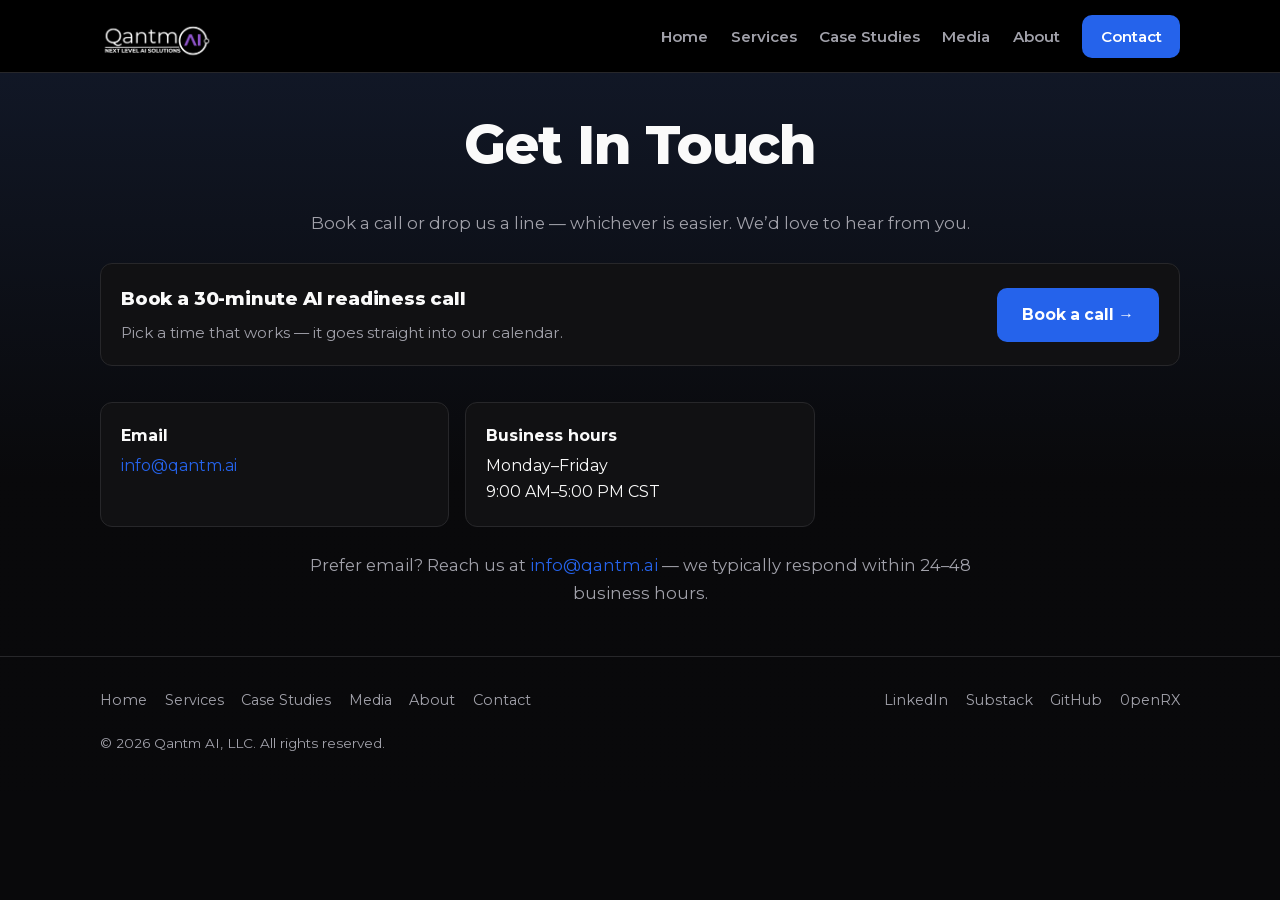
<file: contact.html>
<!DOCTYPE html>
<html lang="en">
<head>
<meta charset="UTF-8">
<meta name="viewport" content="width=device-width, initial-scale=1.0">
<title>Contact Qantm AI — AI Consulting in Austin, TX</title>
<meta name="description" content="Talk to Qantm AI about AI strategy, governance, or implementation. Email info@qantm.ai · Monday–Friday, 9:00 AM–5:00 PM CST.">
<meta name="robots" content="index, follow, max-snippet:-1">
<link rel="canonical" href="https://qantm.ai/contact">
<meta property="og:title" content="Contact Qantm AI — AI Consulting in Austin, TX">
<meta property="og:description" content="Talk to Qantm AI about AI strategy, governance, or implementation. Email info@qantm.ai · Monday–Friday, 9:00 AM–5:00 PM CST.">
<meta property="og:type" content="website">
<meta property="og:url" content="https://qantm.ai/contact">
<meta property="og:image" content="https://qantm.ai/assets/img/og-card.png">
<meta property="og:image:width" content="1200">
<meta property="og:image:height" content="630">
<meta property="og:image:alt" content="Qantm AI — Next Level AI Solutions">
<meta name="twitter:card" content="summary_large_image">
<meta name="twitter:image" content="https://qantm.ai/assets/img/og-card.png">
<link rel="icon" type="image/x-icon" href="./favicon.ico">
<link rel="icon" type="image/png" sizes="32x32" href="./favicon-32x32.png">
<link rel="apple-touch-icon" href="./favicon.png">
<link rel="stylesheet" href="./assets/styles.css?v=a2257a0d">
<script type="application/ld+json">[{"@context":"https://schema.org","@type":"Organization","name":"Qantm AI","alternateName":"QANTM AI","url":"https://qantm.ai","logo":"https://qantm.ai/favicon.png","description":"AI strategy, governance, and implementation consulting — AI iQ™ readiness assessments, governance \u0026 ethics alignment, executive education, and GenAI/ML implementation.","email":"info@qantm.ai","contactPoint":{"@type":"ContactPoint","email":"info@qantm.ai","contactType":"sales","availableLanguage":"English"},"founder":{"@type":"Person","name":"Seth Dobrin","honorificPrefix":"Dr.","jobTitle":"Founder \u0026 CEO","description":"Founder \u0026 CEO of Qantm AI; author of AI iQ for a Human-Focused Future (Routledge, 2024).","sameAs":["https://www.linkedin.com/company/qantm-ai/"]},"employee":[{"@type":"Person","name":"Seth Dobrin","honorificPrefix":"Dr.","jobTitle":"CEO \u0026 AI Strategist"},{"@type":"Person","name":"Tabitha Rudd","jobTitle":"COO"}],"brand":{"@type":"Brand","name":"0penRX","url":"https://0penrx.org"},"knowsAbout":["AI Governance","AI Strategy","Machine Learning","AI Implementation","AI Ethics","AI Risk Assessment"],"serviceArea":{"@type":"Place","name":"Worldwide"},"sameAs":["https://www.linkedin.com/company/qantm-ai/","https://bsky.app/profile/qantmai.bsky.social","https://siliconsandstudio.substack.com/","https://github.com/QANTMAI"]},{"@context":"https://schema.org","@type":"Book","name":"AI iQ for a Human-Focused Future","author":{"@type":"Person","name":"Seth Dobrin","honorificPrefix":"Dr."},"publisher":{"@type":"Organization","name":"Routledge / CRC Press"},"datePublished":"2024","isbn":"9781032603896","url":"https://www.routledge.com/AI-IQ-for-a-Human-focused-Future-Strategy-Talent-and-Culture/Dobrin/p/book/9781032603896"},{"@context":"https://schema.org","@type":"ContactPage","name":"Contact Qantm AI","url":"https://qantm.ai/contact"}]</script>
</head>
<body>
<header>
  <div class="hdr">
    <a class="logo" href="./"><img src="./assets/img/logo.png" alt="Qantm AI — Next Level AI Solutions" width="112" height="50"></a>
    <button class="nav-toggle" aria-expanded="false" aria-controls="mainnav" aria-label="Open menu"><span></span><span></span><span></span></button>
    <nav class="main" id="mainnav" aria-label="Main"><a href="./">Home</a><a href="./services">Services</a><a href="./case-studies">Case Studies</a><a href="./media">Media</a><a href="./about">About</a><a href="./contact" class="contact-btn" aria-current="page">Contact</a></nav>
  </div>
</header>
<main class="wrap">
<h1>Get In Touch</h1>

  <p class="lede" style="margin-top:2.2rem">Book a call or drop us a line &mdash; whichever is easier. We&rsquo;d love to hear from you.</p>

  <div class="card booking-card">
    <div>
      <h2 style="margin:0 0 .35rem;font-size:1.15rem">Book a 30-minute AI readiness call</h2>
      <p style="margin:0">Pick a time that works &mdash; it goes straight into our calendar.</p>
    </div>
    <a class="btn blue" href="https://calendar.app.google/fyVQVA7XUn4NtttM9" target="_blank" rel="noopener">Book a call &rarr;</a>
  </div>

  <div class="kv" style="margin-top:2.2rem">
    <div class="card"><strong>Email</strong><a href="mailto:info@qantm.ai">info@qantm.ai</a></div>
    <div class="card"><strong>Business hours</strong>Monday&ndash;Friday<br>9:00 AM&ndash;5:00 PM CST</div>
  </div>
  <p class="lede" style="margin-top:1.6rem">Prefer email? Reach us at <a href="mailto:info@qantm.ai">info@qantm.ai</a> &mdash; we typically respond within 24&ndash;48 business hours.</p>
  
</main>
<footer>
  <div class="wrap">
    <div class="cols">
      <nav aria-label="Footer">
        <a href="./">Home</a><a href="./services">Services</a><a href="./case-studies">Case Studies</a><a href="./media">Media</a><a href="./about">About</a><a href="./contact">Contact</a>
      </nav>
      <nav aria-label="Elsewhere">
        <a href="https://www.linkedin.com/company/qantm-ai/" rel="noopener">LinkedIn</a>
        <a href="https://siliconsandstudio.substack.com/" rel="noopener">Substack</a>
        <a href="https://github.com/QANTMAI" rel="noopener">GitHub</a>
        <a href="https://0penrx.org" rel="noopener">0penRX</a>
      </nav>
    </div>
    <p class="copy">&copy; 2026 Qantm AI, LLC. All rights reserved.</p>
  </div>
</footer>
<script>(function(){var b=document.querySelector('.nav-toggle'),n=document.getElementById('mainnav');if(b&&n){b.addEventListener('click',function(){var o=n.classList.toggle('open');b.setAttribute('aria-expanded',o?'true':'false');b.setAttribute('aria-label',o?'Close menu':'Open menu');});}})();</script>
</body>
</html>
</file>
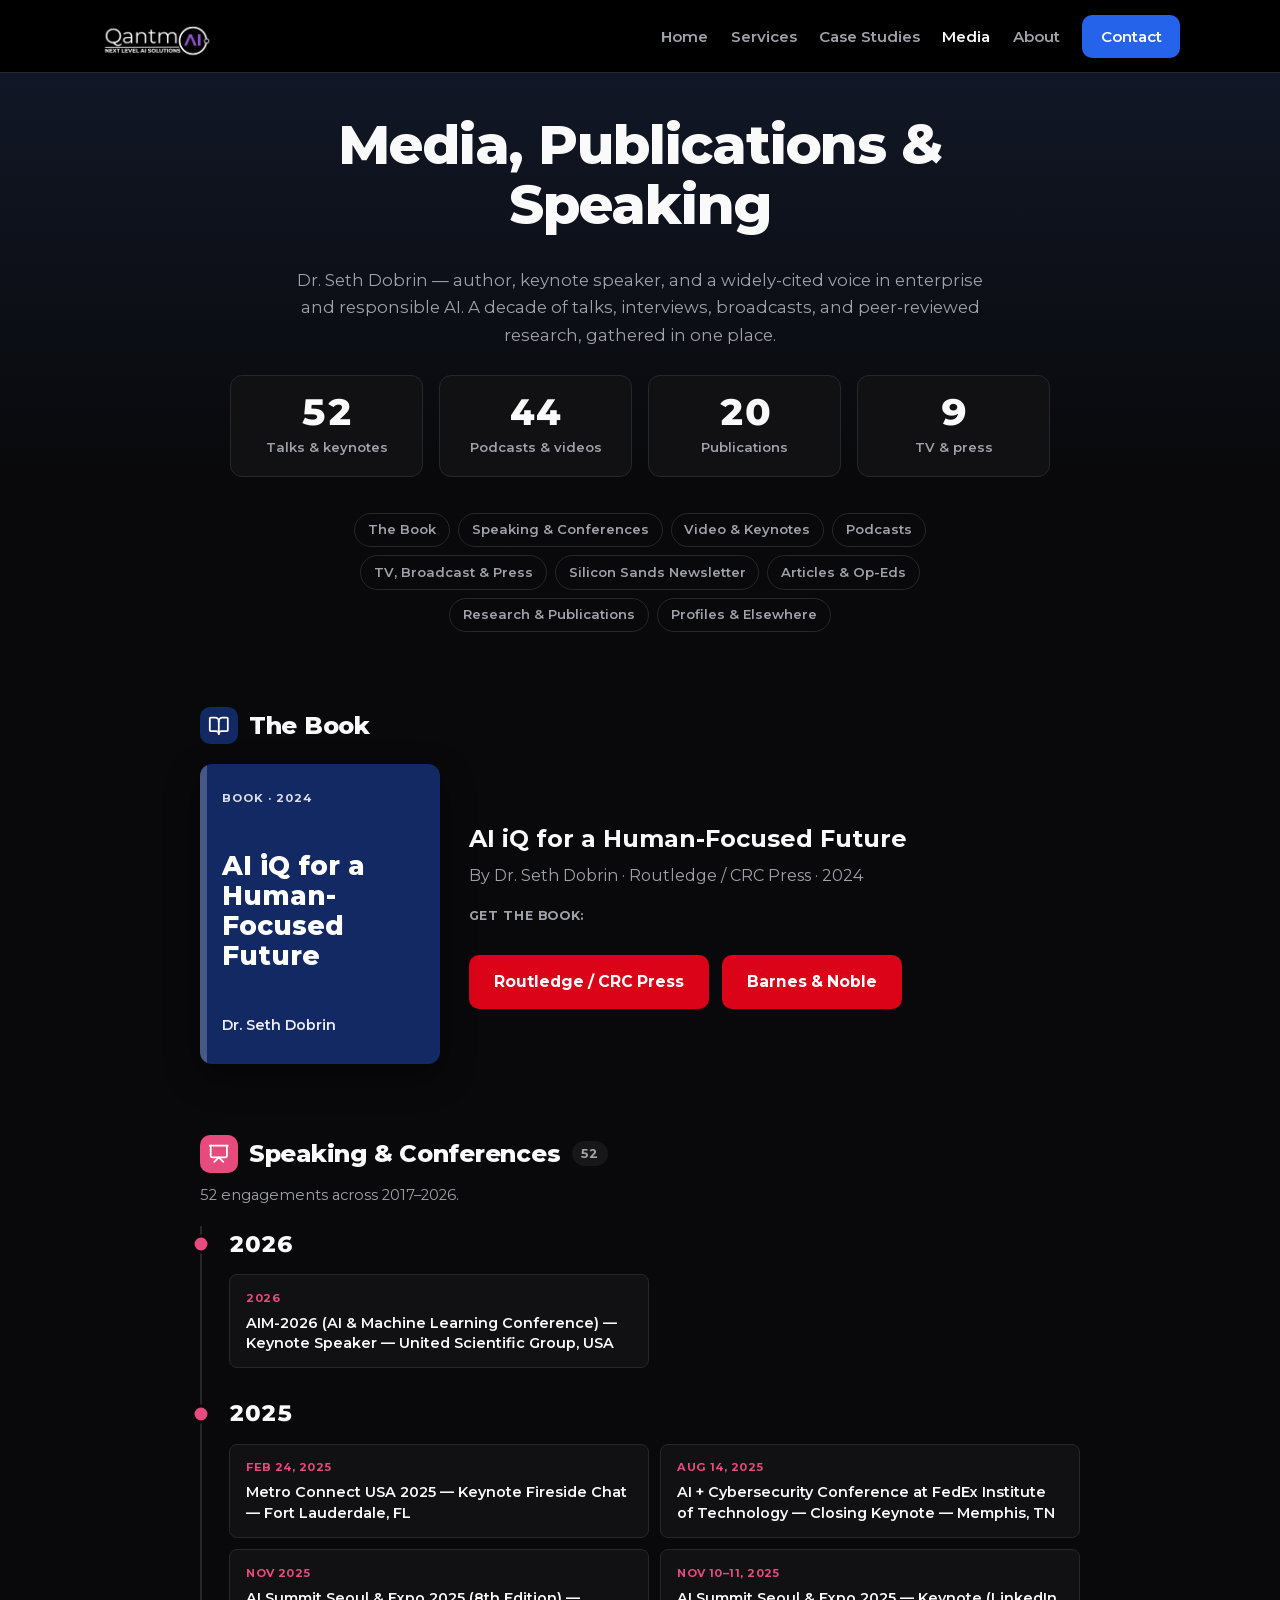
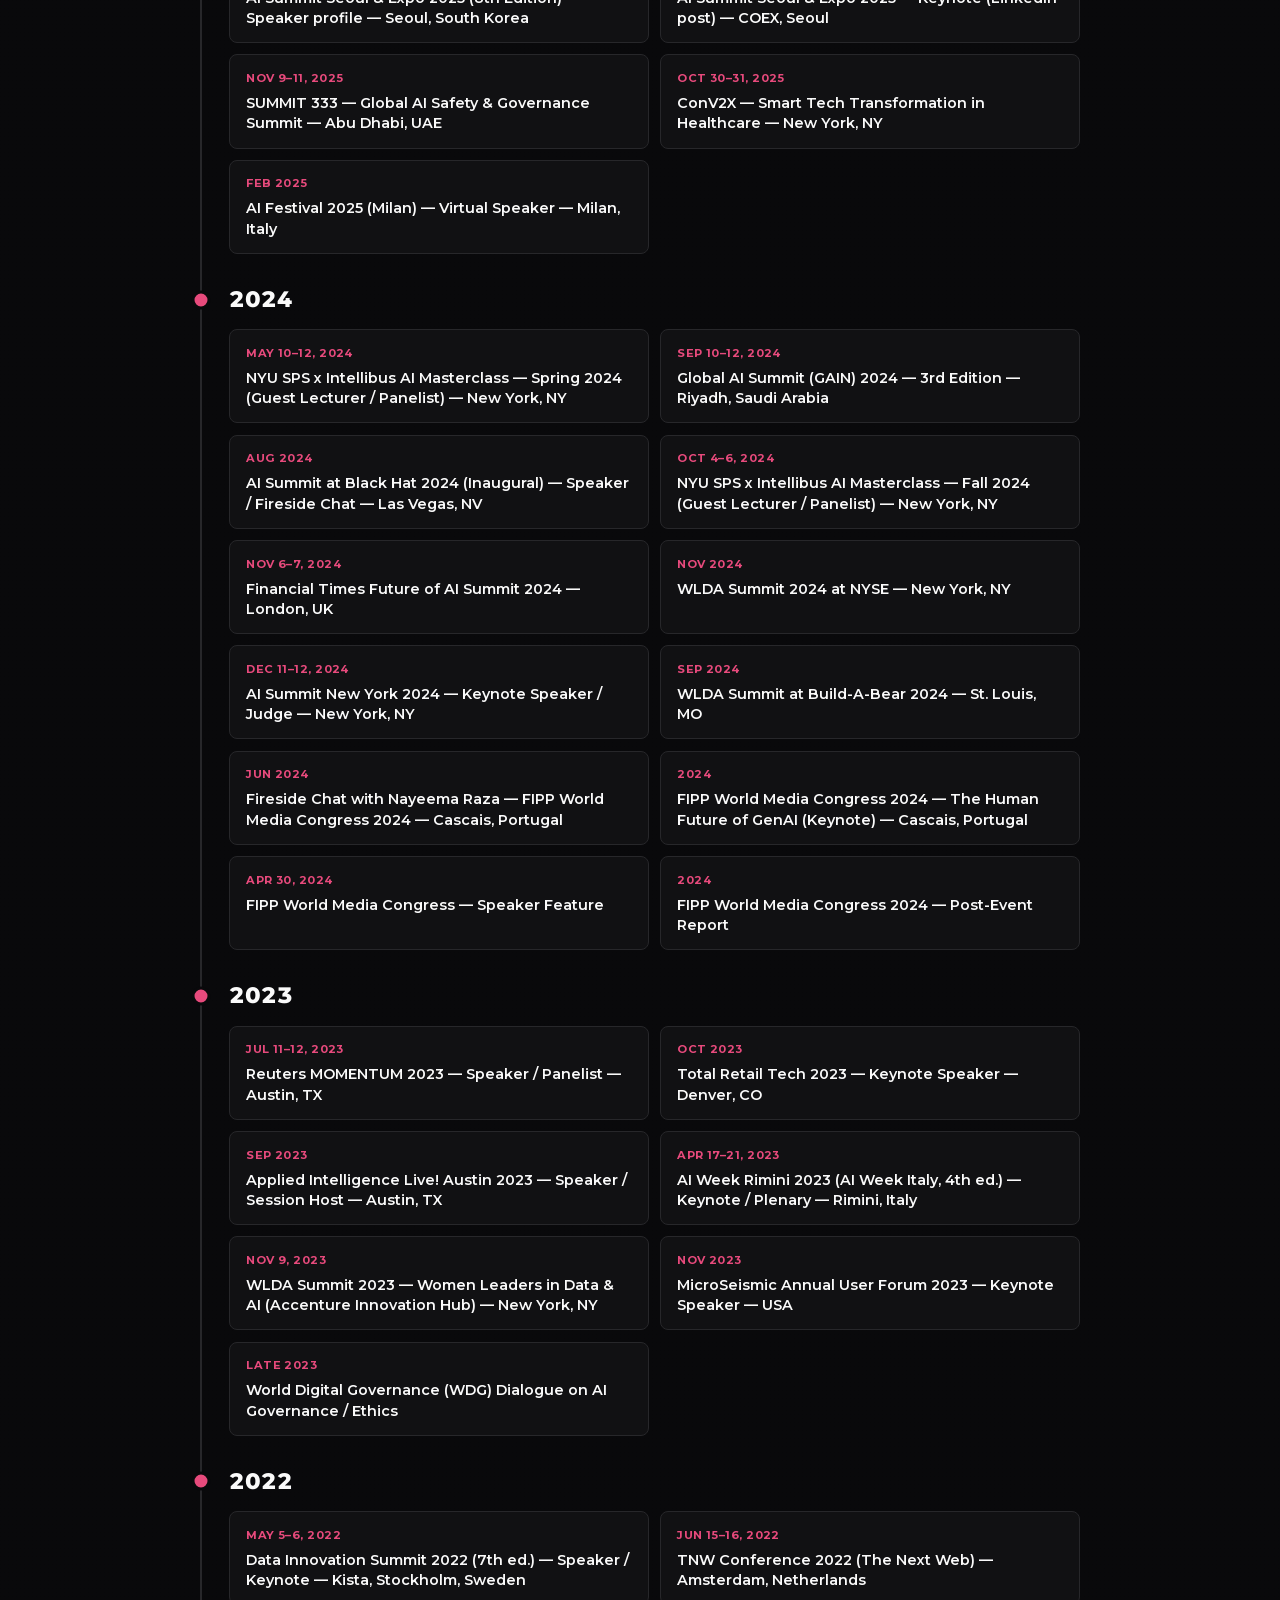
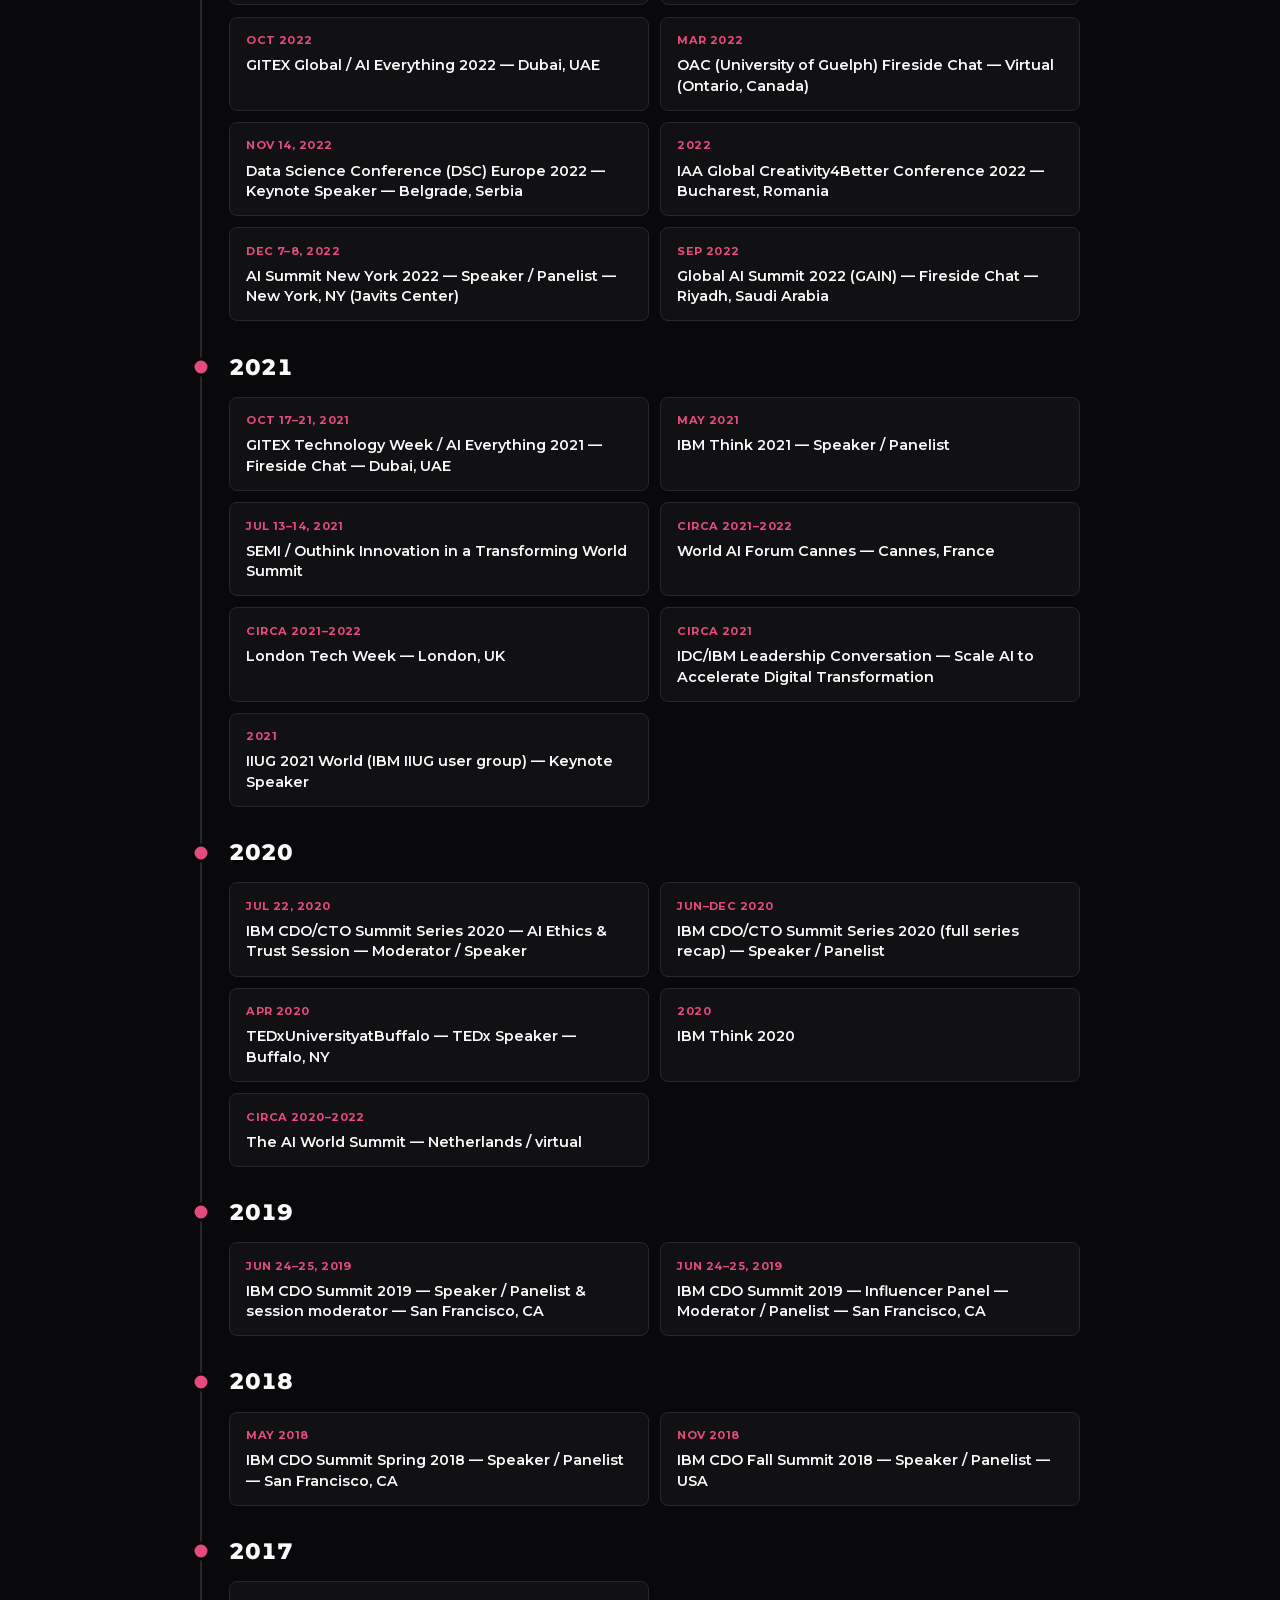
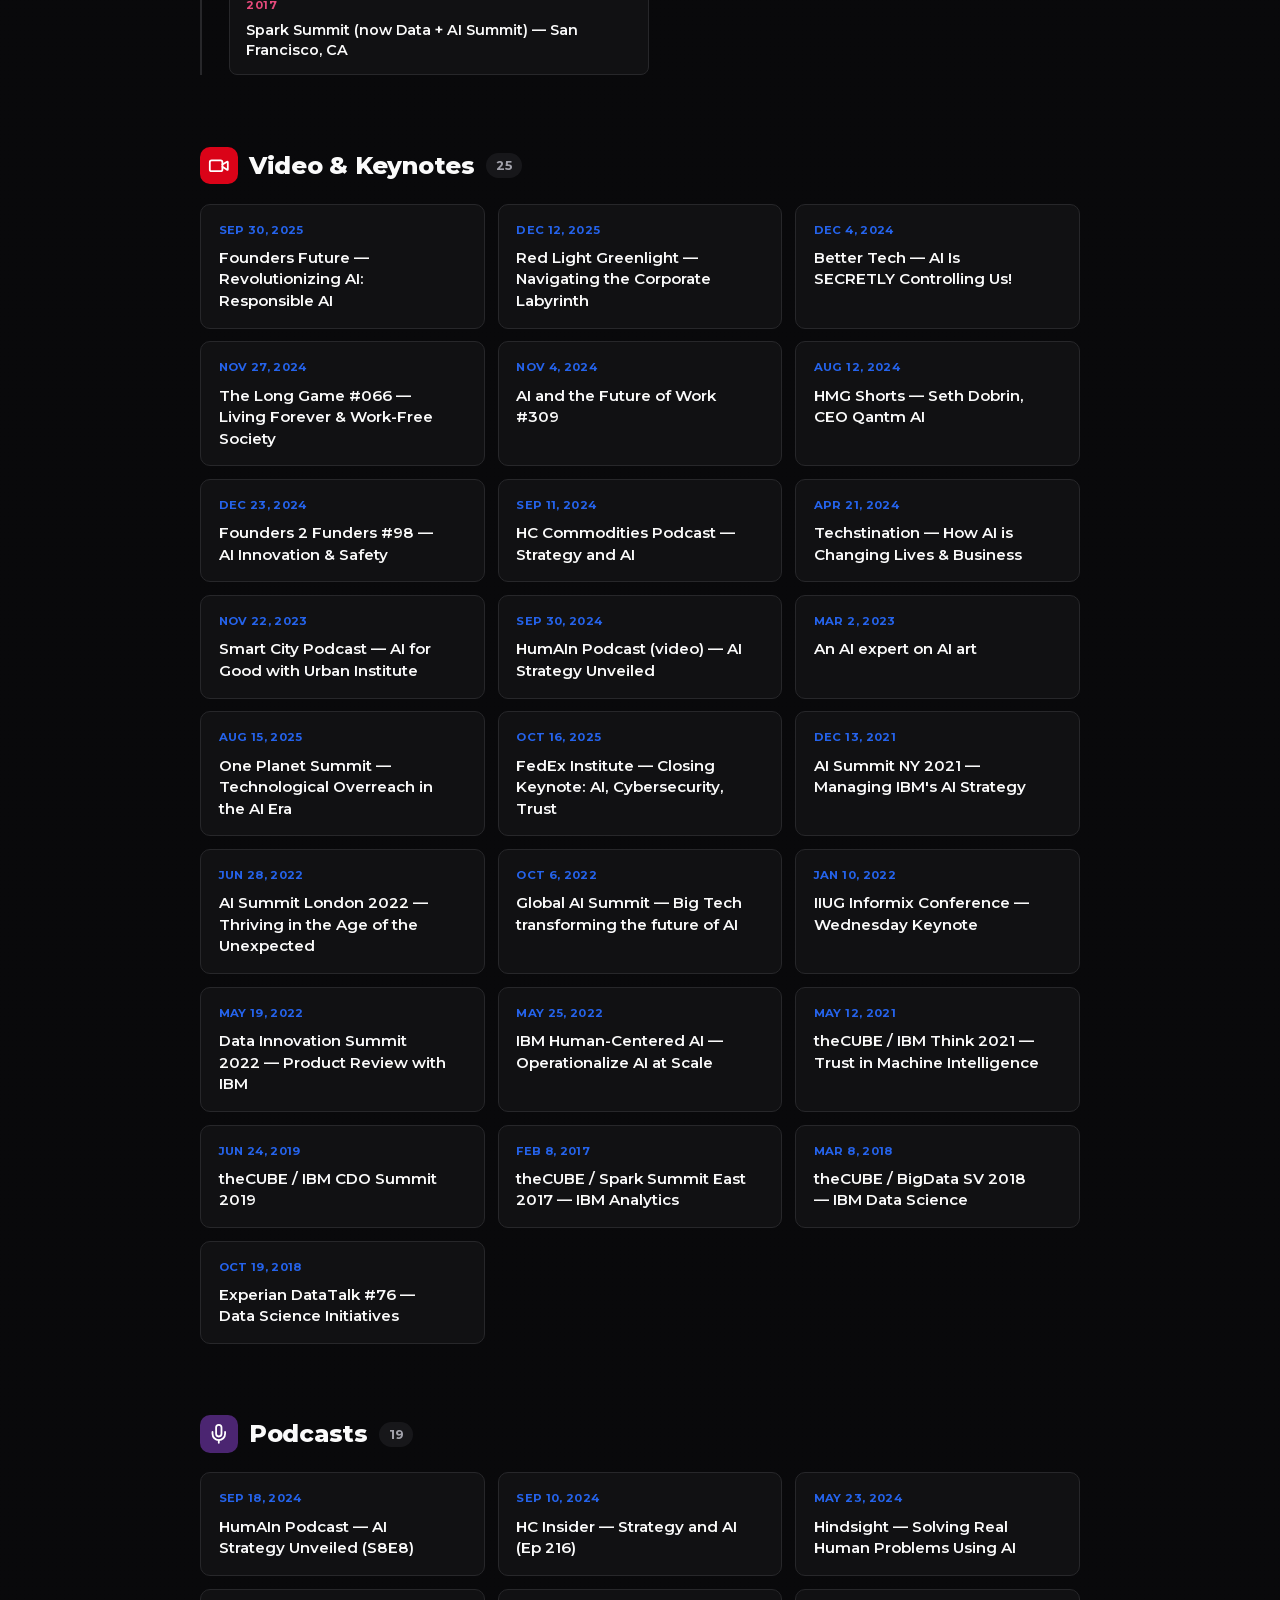
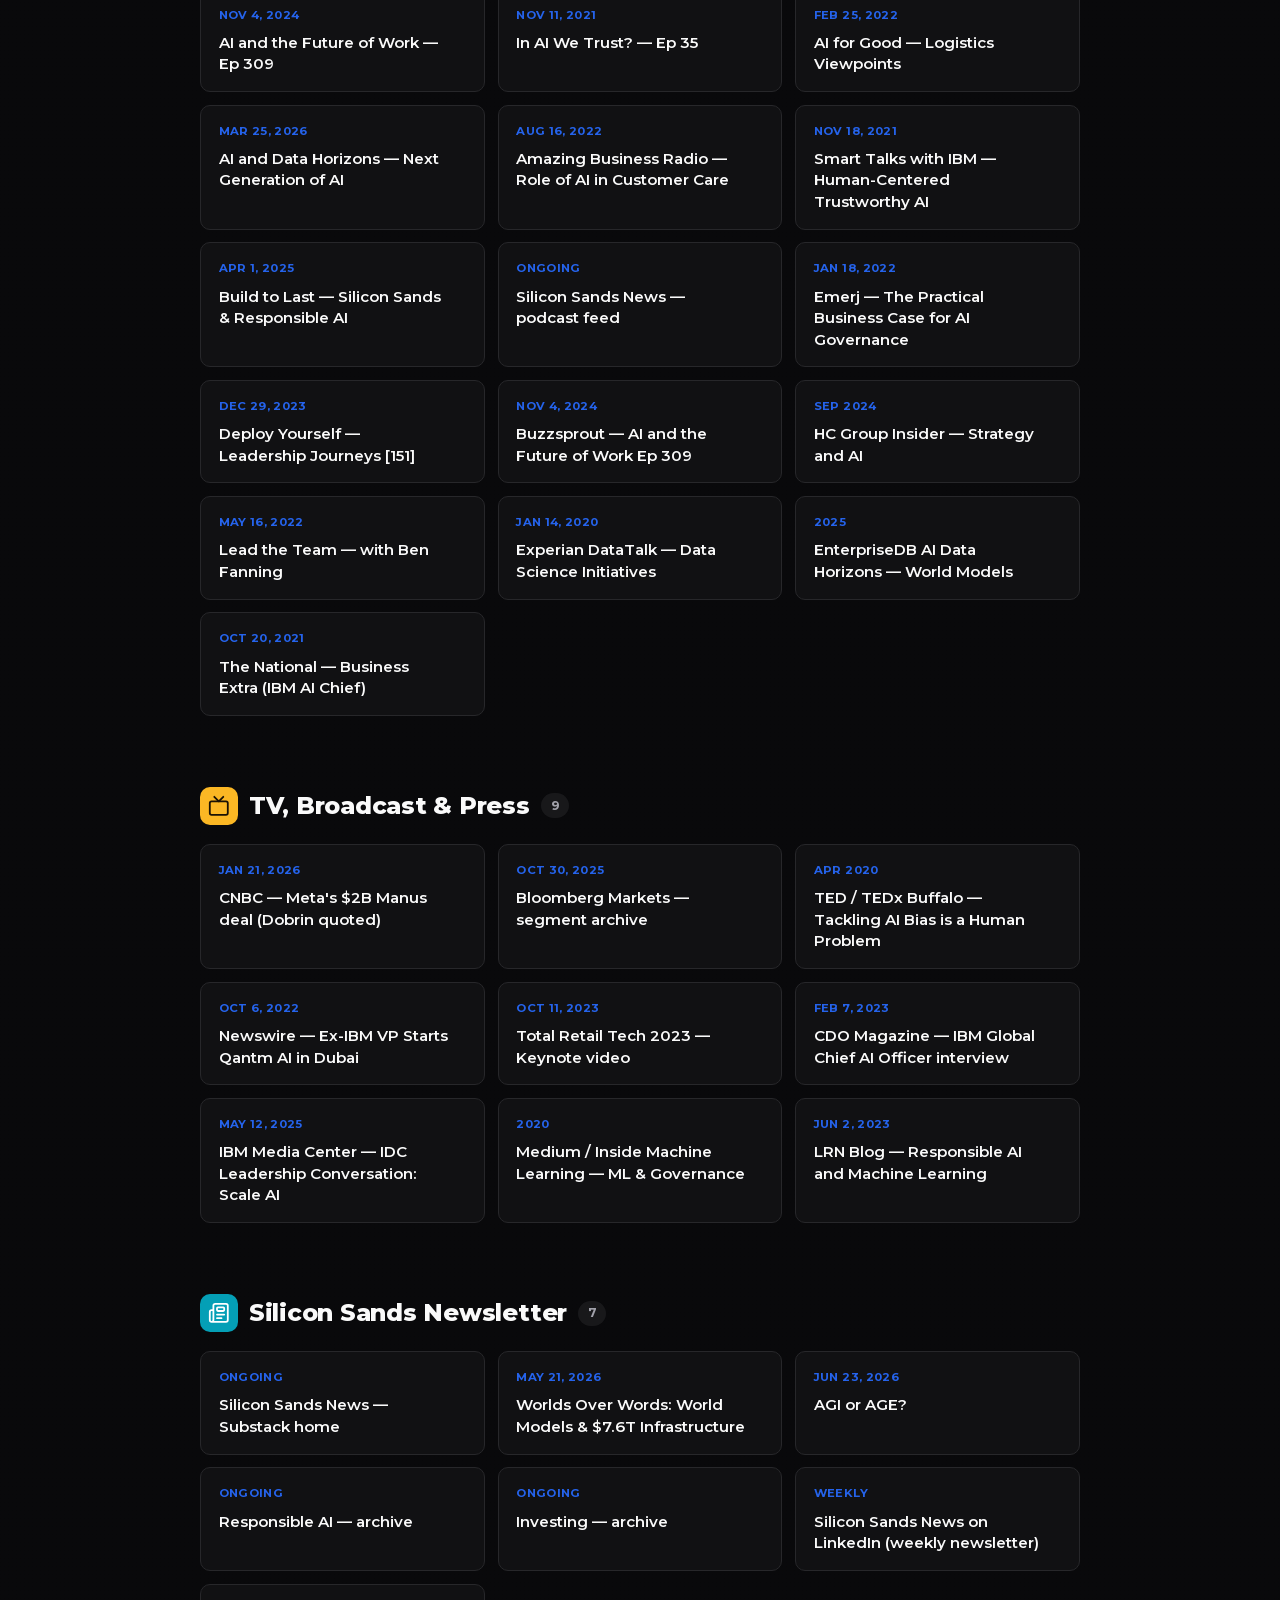
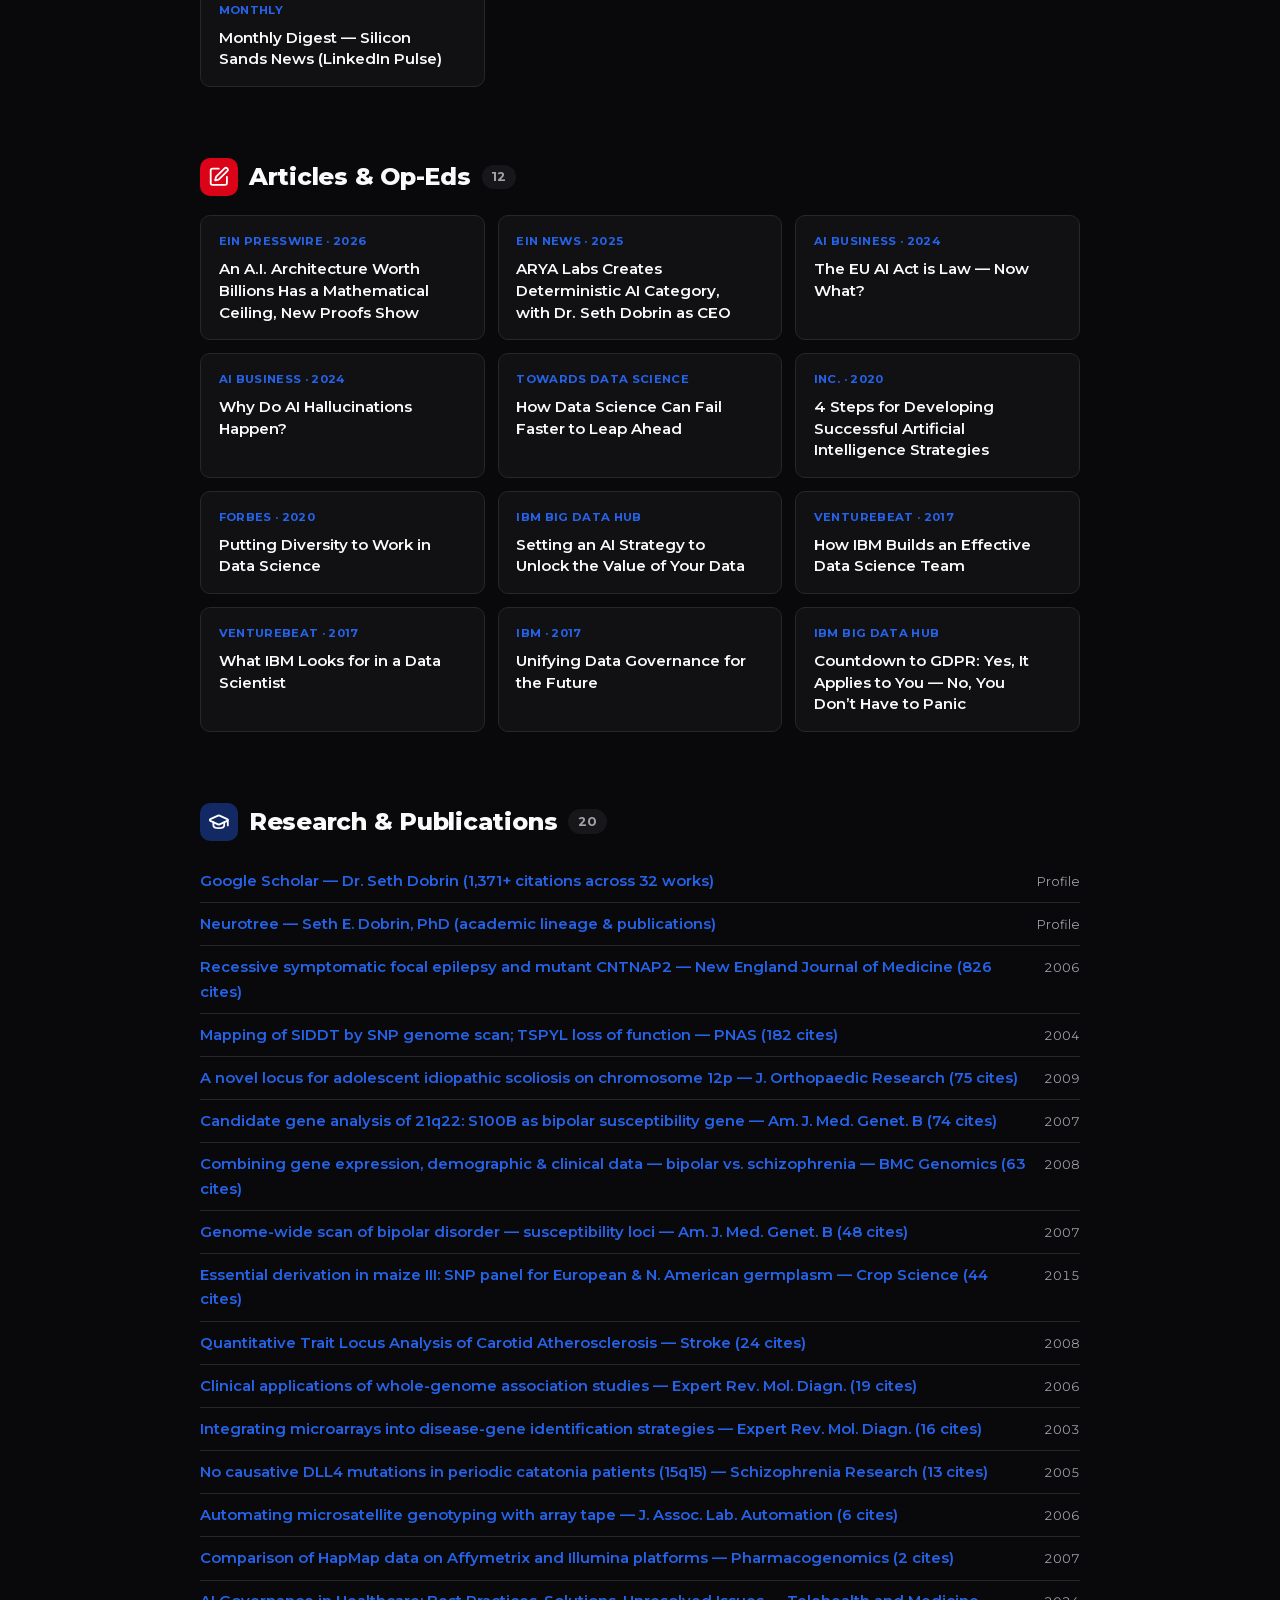
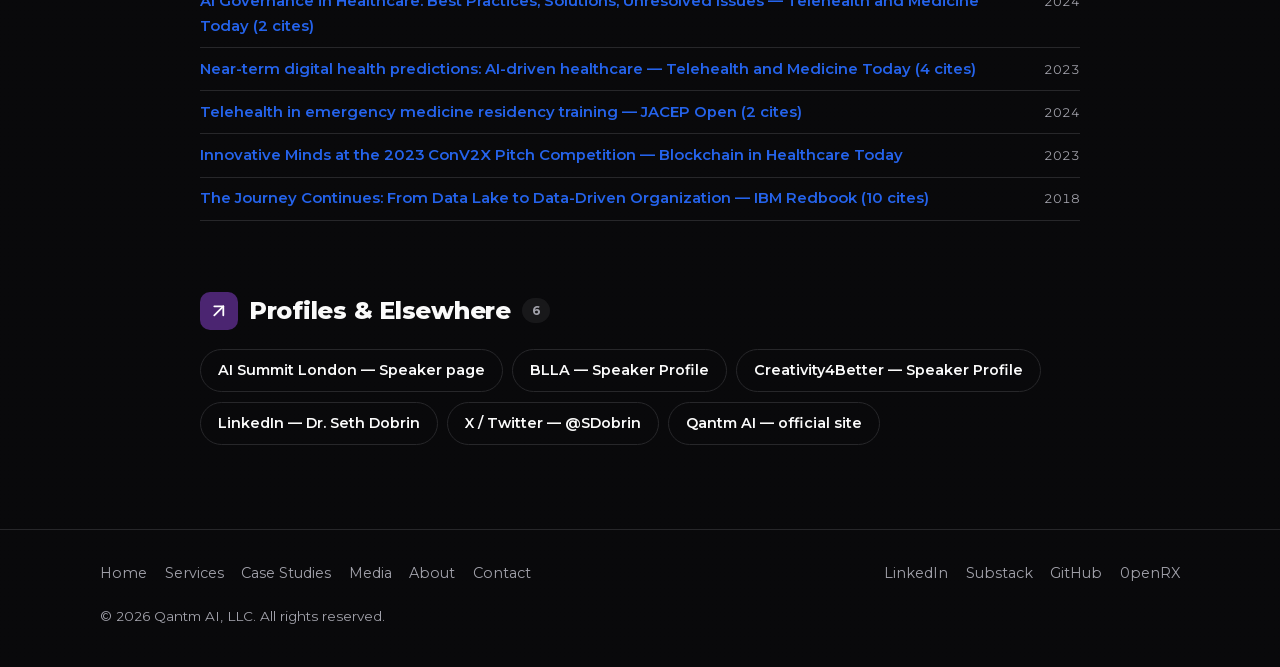
<file: media.html>
<!DOCTYPE html>
<html lang="en">
<head>
<meta charset="UTF-8">
<meta name="viewport" content="width=device-width, initial-scale=1.0">
<title>Media, Publications & Speaking — Dr. Seth Dobrin | Qantm AI</title>
<meta name="description" content="Dr. Seth Dobrin’s media catalog: the AI iQ book, 60+ podcasts and keynotes, TV appearances, peer-reviewed publications, and speaking engagements.">
<meta name="robots" content="index, follow, max-snippet:-1">
<link rel="canonical" href="https://qantm.ai/media">
<meta property="og:title" content="Media, Publications & Speaking — Dr. Seth Dobrin | Qantm AI">
<meta property="og:description" content="Dr. Seth Dobrin’s media catalog: the AI iQ book, 60+ podcasts and keynotes, TV appearances, peer-reviewed publications, and speaking engagements.">
<meta property="og:type" content="website">
<meta property="og:url" content="https://qantm.ai/media">
<meta property="og:image" content="https://qantm.ai/assets/img/og-card.png">
<meta property="og:image:width" content="1200">
<meta property="og:image:height" content="630">
<meta property="og:image:alt" content="Qantm AI — Next Level AI Solutions">
<meta name="twitter:card" content="summary_large_image">
<meta name="twitter:image" content="https://qantm.ai/assets/img/og-card.png">
<link rel="icon" type="image/x-icon" href="./favicon.ico">
<link rel="icon" type="image/png" sizes="32x32" href="./favicon-32x32.png">
<link rel="apple-touch-icon" href="./favicon.png">
<link rel="stylesheet" href="./assets/styles.css?v=a2257a0d">
<script type="application/ld+json">[{"@context":"https://schema.org","@type":"Organization","name":"Qantm AI","alternateName":"QANTM AI","url":"https://qantm.ai","logo":"https://qantm.ai/favicon.png","description":"AI strategy, governance, and implementation consulting — AI iQ™ readiness assessments, governance \u0026 ethics alignment, executive education, and GenAI/ML implementation.","email":"info@qantm.ai","contactPoint":{"@type":"ContactPoint","email":"info@qantm.ai","contactType":"sales","availableLanguage":"English"},"founder":{"@type":"Person","name":"Seth Dobrin","honorificPrefix":"Dr.","jobTitle":"Founder \u0026 CEO","description":"Founder \u0026 CEO of Qantm AI; author of AI iQ for a Human-Focused Future (Routledge, 2024).","sameAs":["https://www.linkedin.com/company/qantm-ai/"]},"employee":[{"@type":"Person","name":"Seth Dobrin","honorificPrefix":"Dr.","jobTitle":"CEO \u0026 AI Strategist"},{"@type":"Person","name":"Tabitha Rudd","jobTitle":"COO"}],"brand":{"@type":"Brand","name":"0penRX","url":"https://0penrx.org"},"knowsAbout":["AI Governance","AI Strategy","Machine Learning","AI Implementation","AI Ethics","AI Risk Assessment"],"serviceArea":{"@type":"Place","name":"Worldwide"},"sameAs":["https://www.linkedin.com/company/qantm-ai/","https://bsky.app/profile/qantmai.bsky.social","https://siliconsandstudio.substack.com/","https://github.com/QANTMAI"]},{"@context":"https://schema.org","@type":"Book","name":"AI iQ for a Human-Focused Future","author":{"@type":"Person","name":"Seth Dobrin","honorificPrefix":"Dr."},"publisher":{"@type":"Organization","name":"Routledge / CRC Press"},"datePublished":"2024","isbn":"9781032603896","url":"https://www.routledge.com/AI-IQ-for-a-Human-focused-Future-Strategy-Talent-and-Culture/Dobrin/p/book/9781032603896"},{"@context":"https://schema.org","@type":"CollectionPage","name":"Qantm AI Media \u0026 Publications","url":"https://qantm.ai/media"}]</script>
</head>
<body>
<header>
  <div class="hdr">
    <a class="logo" href="./"><img src="./assets/img/logo.png" alt="Qantm AI — Next Level AI Solutions" width="112" height="50"></a>
    <button class="nav-toggle" aria-expanded="false" aria-controls="mainnav" aria-label="Open menu"><span></span><span></span><span></span></button>
    <nav class="main" id="mainnav" aria-label="Main"><a href="./">Home</a><a href="./services">Services</a><a href="./case-studies">Case Studies</a><a href="./media" aria-current="page">Media</a><a href="./about">About</a><a href="./contact" class="contact-btn">Contact</a></nav>
  </div>
</header>
<main class="wrap">
<h1>Media, Publications & Speaking</h1>
<p class="lede" style="margin-top:2rem">Dr. Seth Dobrin — author, keynote speaker, and a widely-cited voice in enterprise and responsible AI. A decade of talks, interviews, broadcasts, and peer-reviewed research, gathered in one place.</p>
<div class="mstats"><div class="mstat"><span class="mstat-n">52</span><span class="mstat-l">Talks &amp; keynotes</span></div><div class="mstat"><span class="mstat-n">44</span><span class="mstat-l">Podcasts &amp; videos</span></div><div class="mstat"><span class="mstat-n">20</span><span class="mstat-l">Publications</span></div><div class="mstat"><span class="mstat-n">9</span><span class="mstat-l">TV &amp; press</span></div></div>
<nav class="media-nav" aria-label="Jump to a section"><a href="#sec-book">The Book</a><a href="#sec-speaking">Speaking &amp; Conferences</a><a href="#sec-video">Video &amp; Keynotes</a><a href="#sec-podcasts">Podcasts</a><a href="#sec-tv">TV, Broadcast &amp; Press</a><a href="#sec-newsletter">Silicon Sands Newsletter</a><a href="#sec-articles">Articles &amp; Op-Eds</a><a href="#sec-research">Research &amp; Publications</a><a href="#sec-elsewhere">Profiles &amp; Elsewhere</a></nav>
<section id="sec-book" class="msec"><div class="msec-head"><span class="msec-icon tile--navy"><svg viewBox="0 0 24 24" fill="none" stroke="currentColor" stroke-width="2" stroke-linecap="round" stroke-linejoin="round" aria-hidden="true"><path d="M12 7v14"/><path d="M3 18a1 1 0 0 1-1-1V4a1 1 0 0 1 1-1h5a4 4 0 0 1 4 4 4 4 0 0 1 4-4h5a1 1 0 0 1 1 1v13a1 1 0 0 1-1 1h-6a3 3 0 0 0-3 3 3 3 0 0 0-3-3z"/></svg></span><h2>The Book</h2></div><div class="book-feature"><div class="book-cover tile--navy"><span class="book-cover-tag">Book &middot; 2024</span><span class="book-cover-title">AI iQ for a Human-Focused Future</span><span class="book-cover-by">Dr. Seth Dobrin</span></div><div class="book-meta"><h3 class="book-title">AI iQ for a Human-Focused Future</h3><p class="book-sub">By Dr. Seth Dobrin &middot; Routledge / CRC Press &middot; 2024</p><p class="book-get">Get the book:</p><div class="cta-row" style="justify-content:flex-start"><a class="btn pri" href="https://www.routledge.com/AI-IQ-for-a-Human-focused-Future-Strategy-Talent-and-Culture/Dobrin/p/book/9781032603896" target="_blank" rel="noopener">Routledge / CRC Press</a><a class="btn pri" href="https://www.barnesandnoble.com/w/ai-iq-for-a-human-focused-future-seth-dobrin/1144666853" target="_blank" rel="noopener">Barnes &amp; Noble</a></div></div></div></section>
<section id="sec-speaking" class="msec"><div class="msec-head"><span class="msec-icon tile--pink"><svg viewBox="0 0 24 24" fill="none" stroke="currentColor" stroke-width="2" stroke-linecap="round" stroke-linejoin="round" aria-hidden="true"><path d="M2 3h20"/><path d="M21 3v11a2 2 0 0 1-2 2H5a2 2 0 0 1-2-2V3"/><path d="m7 21 5-5 5 5"/></svg></span><h2>Speaking &amp; Conferences</h2><span class="msec-count">52</span></div><p class="msec-sub">52 engagements across 2017–2026.</p><div class="timeline"><div class="tl-year"><div class="tl-marker">2026</div><div class="tl-items"><a class="tl-item" href="https://artificialintelligence.unitedscientificgroup.org/" target="_blank" rel="noopener"><span class="tl-date">2026</span><span class="tl-title">AIM-2026 (AI &amp; Machine Learning Conference) — Keynote Speaker — United Scientific Group, USA</span></a></div></div><div class="tl-year"><div class="tl-marker">2025</div><div class="tl-items"><a class="tl-item" href="https://metro-connect-usa.com/metro-connect-2025-agenda/keynote-address" target="_blank" rel="noopener"><span class="tl-date">Feb 24, 2025</span><span class="tl-title">Metro Connect USA 2025 — Keynote Fireside Chat — Fort Lauderdale, FL</span></a><a class="tl-item" href="https://www.memphis.edu/fedex/events/ai_security_conference.php" target="_blank" rel="noopener"><span class="tl-date">Aug 14, 2025</span><span class="tl-title">AI + Cybersecurity Conference at FedEx Institute of Technology — Closing Keynote — Memphis, TN</span></a><a class="tl-item" href="https://www.aisummitseoul.com/" target="_blank" rel="noopener"><span class="tl-date">Nov 2025</span><span class="tl-title">AI Summit Seoul &amp; Expo 2025 (8th Edition) — Speaker profile — Seoul, South Korea</span></a><a class="tl-item" href="https://www.linkedin.com/posts/sdobrin_aisummitseoul-aiinnovation-techleadership-activity-7374306449910439936-RS-k" target="_blank" rel="noopener"><span class="tl-date">Nov 10–11, 2025</span><span class="tl-title">AI Summit Seoul &amp; Expo 2025 — Keynote (LinkedIn post) — COEX, Seoul</span></a><a class="tl-item" href="https://web.archive.org/web/20260413102132/https://www.summit333.com/speakers" target="_blank" rel="noopener"><span class="tl-date">Nov 9–11, 2025</span><span class="tl-title">SUMMIT 333 — Global AI Safety &amp; Governance Summit — Abu Dhabi, UAE</span></a><a class="tl-item" href="https://www.linkedin.com/posts/sdobrin_conv2x-conv2x-smarttechnology-activity-7356785943791476736-xEt1" target="_blank" rel="noopener"><span class="tl-date">Oct 30–31, 2025</span><span class="tl-title">ConV2X — Smart Tech Transformation in Healthcare — New York, NY</span></a><a class="tl-item" href="https://www.linkedin.com/posts/qantm-ai_aifestival-ai2025-milan-activity-7284214324112314368-SqI3" target="_blank" rel="noopener"><span class="tl-date">Feb 2025</span><span class="tl-title">AI Festival 2025 (Milan) — Virtual Speaker — Milan, Italy</span></a></div></div><div class="tl-year"><div class="tl-marker">2024</div><div class="tl-items"><a class="tl-item" href="https://www.youtube.com/watch?v=og-5Y3vloGs" target="_blank" rel="noopener"><span class="tl-date">May 10–12, 2024</span><span class="tl-title">NYU SPS x Intellibus AI Masterclass — Spring 2024 (Guest Lecturer / Panelist) — New York, NY</span></a><a class="tl-item" href="https://www.prnewswire.com/news-releases/global-ai-summit-gain-announces-headline-speakers-302235895.html" target="_blank" rel="noopener"><span class="tl-date">Sep 10–12, 2024</span><span class="tl-title">Global AI Summit (GAIN) 2024 — 3rd Edition — Riyadh, Saudi Arabia</span></a><a class="tl-item" href="https://www.linkedin.com/posts/sdobrin_aisummitblackhat2024-ai-trustworthyai-activity-7226630284480290817-N6OT" target="_blank" rel="noopener"><span class="tl-date">Aug 2024</span><span class="tl-title">AI Summit at Black Hat 2024 (Inaugural) — Speaker / Fireside Chat — Las Vegas, NV</span></a><a class="tl-item" href="https://www.sps.nyu.edu/professional-pathways/faculty/21367-seth-dobrin.html" target="_blank" rel="noopener"><span class="tl-date">Oct 4–6, 2024</span><span class="tl-title">NYU SPS x Intellibus AI Masterclass — Fall 2024 (Guest Lecturer / Panelist) — New York, NY</span></a><a class="tl-item" href="https://www.linkedin.com/posts/sdobrin_ftfutureofai-activity-7260607549673029632-s99A" target="_blank" rel="noopener"><span class="tl-date">Nov 6–7, 2024</span><span class="tl-title">Financial Times Future of AI Summit 2024 — London, UK</span></a><a class="tl-item" href="https://www.linkedin.com/posts/brudden_explainableai-activity-7263600651727712256-7kKX" target="_blank" rel="noopener"><span class="tl-date">Nov 2024</span><span class="tl-title">WLDA Summit 2024 at NYSE — New York, NY</span></a><a class="tl-item" href="https://newyork.theaisummit.com/the-ai-summit-new-york-2024/moving-experimentation-scaled-implementation" target="_blank" rel="noopener"><span class="tl-date">Dec 11–12, 2024</span><span class="tl-title">AI Summit New York 2024 — Keynote Speaker / Judge — New York, NY</span></a><a class="tl-item" href="https://web.archive.org/web/20250913162136/https://wlda.tech/wlda-event/wlda-summit-in-partnership-with-build-a-bear/" target="_blank" rel="noopener"><span class="tl-date">Sep 2024</span><span class="tl-title">WLDA Summit at Build-A-Bear 2024 — St. Louis, MO</span></a><a class="tl-item" href="https://www.youtube.com/watch?v=kF-8AjzqXlE" target="_blank" rel="noopener"><span class="tl-date">Jun 2024</span><span class="tl-title">Fireside Chat with Nayeema Raza — FIPP World Media Congress 2024 — Cascais, Portugal</span></a><a class="tl-item" href="https://www.fipp.com/news/the-human-future-of-genai/" target="_blank" rel="noopener"><span class="tl-date">2024</span><span class="tl-title">FIPP World Media Congress 2024 — The Human Future of GenAI (Keynote) — Cascais, Portugal</span></a><a class="tl-item" href="https://www.fipp.com/news/fipp-world-media-congress-meet-the-speakers-dr-seth-dobrin/" target="_blank" rel="noopener"><span class="tl-date">Apr 30, 2024</span><span class="tl-title">FIPP World Media Congress — Speaker Feature</span></a><a class="tl-item" href="https://www.fipp.com/news/fipp-world-media-congress-2024-report-now-available/" target="_blank" rel="noopener"><span class="tl-date">2024</span><span class="tl-title">FIPP World Media Congress 2024 — Post-Event Report</span></a></div></div><div class="tl-year"><div class="tl-marker">2023</div><div class="tl-items"><a class="tl-item" href="https://reutersagency.com/media-centre/trustwise-ai-ceo-seth-dobrin-sapphire-ventures-president-jai-das-and-nasdaq-cto-cio-bradley-peterson-speak-at-day-one-of-reuters-momentum" target="_blank" rel="noopener"><span class="tl-date">Jul 11–12, 2023</span><span class="tl-title">Reuters MOMENTUM 2023 — Speaker / Panelist — Austin, TX</span></a><a class="tl-item" href="https://www.mytotalretail.com/video/total-retail-tech/dr-seth-dobrin-phd-founder-and-ceo-qantm-ai-total-retail-tech-2023/" target="_blank" rel="noopener"><span class="tl-date">Oct 2023</span><span class="tl-title">Total Retail Tech 2023 — Keynote Speaker — Denver, CO</span></a><a class="tl-item" href="https://www.iotworldtoday.com/connectivity/making-ai-a-board-level-priority-applied-intelligence-live-austin-2023" target="_blank" rel="noopener"><span class="tl-date">Sep 2023</span><span class="tl-title">Applied Intelligence Live! Austin 2023 — Speaker / Session Host — Austin, TX</span></a><a class="tl-item" href="https://www.assintel.it/wp-content/uploads/2022/12/Slides-AI-Week-2023.pdf" target="_blank" rel="noopener"><span class="tl-date">Apr 17–21, 2023</span><span class="tl-title">AI Week Rimini 2023 (AI Week Italy, 4th ed.) — Keynote / Plenary — Rimini, Italy</span></a><a class="tl-item" href="https://www.cdomagazine.tech/others/game-changing-insights-at-this-years-women-leaders-in-data-and-ai-summit" target="_blank" rel="noopener"><span class="tl-date">Nov 9, 2023</span><span class="tl-title">WLDA Summit 2023 — Women Leaders in Data &amp; AI (Accenture Innovation Hub) — New York, NY</span></a><a class="tl-item" href="https://www.linkedin.com/posts/microseismicinc_ai-artificialintelligence-generativeai-activity-7134194024965447680-63QB" target="_blank" rel="noopener"><span class="tl-date">Nov 2023</span><span class="tl-title">MicroSeismic Annual User Forum 2023 — Keynote Speaker — USA</span></a><a class="tl-item" href="https://www.youtube.com/watch?v=EnEibBm-baU" target="_blank" rel="noopener"><span class="tl-date">Late 2023</span><span class="tl-title">World Digital Governance (WDG) Dialogue on AI Governance / Ethics</span></a></div></div><div class="tl-year"><div class="tl-marker">2022</div><div class="tl-items"><a class="tl-item" href="https://hyperight.com/the-time-to-install-trust-throughout-the-ai-life-cycle-is-now/" target="_blank" rel="noopener"><span class="tl-date">May 5–6, 2022</span><span class="tl-title">Data Innovation Summit 2022 (7th ed.) — Speaker / Keynote — Kista, Stockholm, Sweden</span></a><a class="tl-item" href="https://techukraine.org/2022/06/22/ukraine-in-the-spotlight-at-tnw-2022/" target="_blank" rel="noopener"><span class="tl-date">Jun 15–16, 2022</span><span class="tl-title">TNW Conference 2022 (The Next Web) — Amsterdam, Netherlands</span></a><a class="tl-item" href="https://mbzuai.ac.ae/news/creating-a-bolder-digital-future-together/" target="_blank" rel="noopener"><span class="tl-date">Oct 2022</span><span class="tl-title">GITEX Global / AI Everything 2022 — Dubai, UAE</span></a><a class="tl-item" href="https://www.youtube.com/watch?v=w7dVSDl0XDI" target="_blank" rel="noopener"><span class="tl-date">Mar 2022</span><span class="tl-title">OAC (University of Guelph) Fireside Chat — Virtual (Ontario, Canada)</span></a><a class="tl-item" href="https://www.youtube.com/watch?v=ipaT0UMK30I" target="_blank" rel="noopener"><span class="tl-date">Nov 14, 2022</span><span class="tl-title">Data Science Conference (DSC) Europe 2022 — Keynote Speaker — Belgrade, Serbia</span></a><a class="tl-item" href="https://creativity4better.com/speakers/dr-seth-dobrin/" target="_blank" rel="noopener"><span class="tl-date">2022</span><span class="tl-title">IAA Global Creativity4Better Conference 2022 — Bucharest, Romania</span></a><a class="tl-item" href="https://app.qwoted.com/opportunities/event-the-ai-summit-new-york-2022" target="_blank" rel="noopener"><span class="tl-date">Dec 7–8, 2022</span><span class="tl-title">AI Summit New York 2022 — Speaker / Panelist — New York, NY (Javits Center)</span></a><a class="tl-item" href="https://www.youtube.com/watch?v=uu_IHhSR3h4" target="_blank" rel="noopener"><span class="tl-date">Sep 2022</span><span class="tl-title">Global AI Summit 2022 (GAIN) — Fireside Chat — Riyadh, Saudi Arabia</span></a></div></div><div class="tl-year"><div class="tl-marker">2021</div><div class="tl-items"><a class="tl-item" href="https://cio.economictimes.indiatimes.com/live-blog/gitexglobal/87018239" target="_blank" rel="noopener"><span class="tl-date">Oct 17–21, 2021</span><span class="tl-title">GITEX Technology Week / AI Everything 2021 — Fireside Chat — Dubai, UAE</span></a><a class="tl-item" href="https://www.youtube.com/watch?v=T1wq011z2rw" target="_blank" rel="noopener"><span class="tl-date">May 2021</span><span class="tl-title">IBM Think 2021 — Speaker / Panelist</span></a><a class="tl-item" href="https://outhink.com/news/innovation-in-a-transforming-world/" target="_blank" rel="noopener"><span class="tl-date">Jul 13–14, 2021</span><span class="tl-title">SEMI / Outhink Innovation in a Transforming World Summit</span></a><a class="tl-item" href="https://creativity4better.com/speakers/dr-seth-dobrin/" target="_blank" rel="noopener"><span class="tl-date">circa 2021–2022</span><span class="tl-title">World AI Forum Cannes — Cannes, France</span></a><a class="tl-item" href="https://creativity4better.com/speakers/dr-seth-dobrin/" target="_blank" rel="noopener"><span class="tl-date">circa 2021–2022</span><span class="tl-title">London Tech Week — London, UK</span></a><a class="tl-item" href="https://mediacenter.ibm.com/media/1_xfu7bfw4" target="_blank" rel="noopener"><span class="tl-date">circa 2021</span><span class="tl-title">IDC/IBM Leadership Conversation — Scale AI to Accelerate Digital Transformation</span></a><a class="tl-item" href="http://world.iiug.org/speaker/seth-dobrin/" target="_blank" rel="noopener"><span class="tl-date">2021</span><span class="tl-title">IIUG 2021 World (IBM IIUG user group) — Keynote Speaker</span></a></div></div><div class="tl-year"><div class="tl-marker">2020</div><div class="tl-items"><a class="tl-item" href="https://www.youtube.com/watch?v=yO-Vjm5r_Qs" target="_blank" rel="noopener"><span class="tl-date">Jul 22, 2020</span><span class="tl-title">IBM CDO/CTO Summit Series 2020 — AI Ethics &amp; Trust Session — Moderator / Speaker</span></a><a class="tl-item" href="https://www.youtube.com/watch?v=mZXiGUVztS4" target="_blank" rel="noopener"><span class="tl-date">Jun–Dec 2020</span><span class="tl-title">IBM CDO/CTO Summit Series 2020 (full series recap) — Speaker / Panelist</span></a><a class="tl-item" href="https://www.youtube.com/watch?v=rWU83MK7t9c" target="_blank" rel="noopener"><span class="tl-date">Apr 2020</span><span class="tl-title">TEDxUniversityatBuffalo — TEDx Speaker — Buffalo, NY</span></a><a class="tl-item" href="https://creativity4better.com/speakers/dr-seth-dobrin/" target="_blank" rel="noopener"><span class="tl-date">2020</span><span class="tl-title">IBM Think 2020</span></a><a class="tl-item" href="https://creativity4better.com/speakers/dr-seth-dobrin/" target="_blank" rel="noopener"><span class="tl-date">circa 2020–2022</span><span class="tl-title">The AI World Summit — Netherlands / virtual</span></a></div></div><div class="tl-year"><div class="tl-marker">2019</div><div class="tl-items"><a class="tl-item" href="https://www.youtube.com/watch?v=tjgRzdhwwVQ" target="_blank" rel="noopener"><span class="tl-date">Jun 24–25, 2019</span><span class="tl-title">IBM CDO Summit 2019 — Speaker / Panelist &amp; session moderator — San Francisco, CA</span></a><a class="tl-item" href="https://www.youtube.com/watch?v=by_4hP9p4nE" target="_blank" rel="noopener"><span class="tl-date">Jun 24–25, 2019</span><span class="tl-title">IBM CDO Summit 2019 — Influencer Panel — Moderator / Panelist — San Francisco, CA</span></a></div></div><div class="tl-year"><div class="tl-marker">2018</div><div class="tl-items"><a class="tl-item" href="https://www.youtube.com/watch?v=b62fb4bt6-E" target="_blank" rel="noopener"><span class="tl-date">May 2018</span><span class="tl-title">IBM CDO Summit Spring 2018 — Speaker / Panelist — San Francisco, CA</span></a><a class="tl-item" href="https://www.youtube.com/watch?v=ozIy2eJ4bKE" target="_blank" rel="noopener"><span class="tl-date">Nov 2018</span><span class="tl-title">IBM CDO Fall Summit 2018 — Speaker / Panelist — USA</span></a></div></div><div class="tl-year"><div class="tl-marker">2017</div><div class="tl-items"><a class="tl-item" href="https://hyperight.com/enough-with-the-workarounds-unify-collaborate-and-scale-seth-dobrin/" target="_blank" rel="noopener"><span class="tl-date">2017</span><span class="tl-title">Spark Summit (now Data + AI Summit) — San Francisco, CA</span></a></div></div></div></section>
<section id="sec-video" class="msec"><div class="msec-head"><span class="msec-icon tile--red"><svg viewBox="0 0 24 24" fill="none" stroke="currentColor" stroke-width="2" stroke-linecap="round" stroke-linejoin="round" aria-hidden="true"><path d="m16 13 5.223 3.482a.5.5 0 0 0 .777-.416V7.87a.5.5 0 0 0-.752-.432L16 10.5"/><rect x="2" y="6" width="14" height="12" rx="2"/></svg></span><h2>Video &amp; Keynotes</h2><span class="msec-count">25</span></div><div class="mcards"><a class="mcard" href="https://www.youtube.com/watch?v=CLJvc1pCpOY" target="_blank" rel="noopener"><span class="mcard-date">Sep 30, 2025</span><span class="mcard-title">Founders Future — Revolutionizing AI: Responsible AI</span><span class="mcard-go"><svg viewBox="0 0 24 24" fill="none" stroke="currentColor" stroke-width="2" stroke-linecap="round" stroke-linejoin="round" aria-hidden="true"><path d="M7 7h10v10"/><path d="M7 17 17 7"/></svg></span></a><a class="mcard" href="https://www.youtube.com/watch?v=S7UiZjxADO8" target="_blank" rel="noopener"><span class="mcard-date">Dec 12, 2025</span><span class="mcard-title">Red Light Greenlight — Navigating the Corporate Labyrinth</span><span class="mcard-go"><svg viewBox="0 0 24 24" fill="none" stroke="currentColor" stroke-width="2" stroke-linecap="round" stroke-linejoin="round" aria-hidden="true"><path d="M7 7h10v10"/><path d="M7 17 17 7"/></svg></span></a><a class="mcard" href="https://www.youtube.com/watch?v=yUv1qm602JQ" target="_blank" rel="noopener"><span class="mcard-date">Dec 4, 2024</span><span class="mcard-title">Better Tech — AI Is SECRETLY Controlling Us!</span><span class="mcard-go"><svg viewBox="0 0 24 24" fill="none" stroke="currentColor" stroke-width="2" stroke-linecap="round" stroke-linejoin="round" aria-hidden="true"><path d="M7 7h10v10"/><path d="M7 17 17 7"/></svg></span></a><a class="mcard" href="https://www.youtube.com/watch?v=Kpv512Rv_80" target="_blank" rel="noopener"><span class="mcard-date">Nov 27, 2024</span><span class="mcard-title">The Long Game #066 — Living Forever &amp; Work-Free Society</span><span class="mcard-go"><svg viewBox="0 0 24 24" fill="none" stroke="currentColor" stroke-width="2" stroke-linecap="round" stroke-linejoin="round" aria-hidden="true"><path d="M7 7h10v10"/><path d="M7 17 17 7"/></svg></span></a><a class="mcard" href="https://www.youtube.com/watch?v=ekklX-hFczk" target="_blank" rel="noopener"><span class="mcard-date">Nov 4, 2024</span><span class="mcard-title">AI and the Future of Work #309</span><span class="mcard-go"><svg viewBox="0 0 24 24" fill="none" stroke="currentColor" stroke-width="2" stroke-linecap="round" stroke-linejoin="round" aria-hidden="true"><path d="M7 7h10v10"/><path d="M7 17 17 7"/></svg></span></a><a class="mcard" href="https://www.youtube.com/watch?v=5Slc2kbmbtc" target="_blank" rel="noopener"><span class="mcard-date">Aug 12, 2024</span><span class="mcard-title">HMG Shorts — Seth Dobrin, CEO Qantm AI</span><span class="mcard-go"><svg viewBox="0 0 24 24" fill="none" stroke="currentColor" stroke-width="2" stroke-linecap="round" stroke-linejoin="round" aria-hidden="true"><path d="M7 7h10v10"/><path d="M7 17 17 7"/></svg></span></a><a class="mcard" href="https://www.youtube.com/watch?v=rClocyDpngE" target="_blank" rel="noopener"><span class="mcard-date">Dec 23, 2024</span><span class="mcard-title">Founders 2 Funders #98 — AI Innovation &amp; Safety</span><span class="mcard-go"><svg viewBox="0 0 24 24" fill="none" stroke="currentColor" stroke-width="2" stroke-linecap="round" stroke-linejoin="round" aria-hidden="true"><path d="M7 7h10v10"/><path d="M7 17 17 7"/></svg></span></a><a class="mcard" href="https://www.youtube.com/watch?v=0n_t3xIpfXE" target="_blank" rel="noopener"><span class="mcard-date">Sep 11, 2024</span><span class="mcard-title">HC Commodities Podcast — Strategy and AI</span><span class="mcard-go"><svg viewBox="0 0 24 24" fill="none" stroke="currentColor" stroke-width="2" stroke-linecap="round" stroke-linejoin="round" aria-hidden="true"><path d="M7 7h10v10"/><path d="M7 17 17 7"/></svg></span></a><a class="mcard" href="https://www.youtube.com/watch?v=mThDkJn0KXE" target="_blank" rel="noopener"><span class="mcard-date">Apr 21, 2024</span><span class="mcard-title">Techstination — How AI is Changing Lives &amp; Business</span><span class="mcard-go"><svg viewBox="0 0 24 24" fill="none" stroke="currentColor" stroke-width="2" stroke-linecap="round" stroke-linejoin="round" aria-hidden="true"><path d="M7 7h10v10"/><path d="M7 17 17 7"/></svg></span></a><a class="mcard" href="https://www.youtube.com/watch?v=lBj4vHpCSus" target="_blank" rel="noopener"><span class="mcard-date">Nov 22, 2023</span><span class="mcard-title">Smart City Podcast — AI for Good with Urban Institute</span><span class="mcard-go"><svg viewBox="0 0 24 24" fill="none" stroke="currentColor" stroke-width="2" stroke-linecap="round" stroke-linejoin="round" aria-hidden="true"><path d="M7 7h10v10"/><path d="M7 17 17 7"/></svg></span></a><a class="mcard" href="https://www.youtube.com/watch?v=L1k8ETDYfu4" target="_blank" rel="noopener"><span class="mcard-date">Sep 30, 2024</span><span class="mcard-title">HumAIn Podcast (video) — AI Strategy Unveiled</span><span class="mcard-go"><svg viewBox="0 0 24 24" fill="none" stroke="currentColor" stroke-width="2" stroke-linecap="round" stroke-linejoin="round" aria-hidden="true"><path d="M7 7h10v10"/><path d="M7 17 17 7"/></svg></span></a><a class="mcard" href="https://www.youtube.com/watch?v=Eqv_7cQv-lo" target="_blank" rel="noopener"><span class="mcard-date">Mar 2, 2023</span><span class="mcard-title">An AI expert on AI art</span><span class="mcard-go"><svg viewBox="0 0 24 24" fill="none" stroke="currentColor" stroke-width="2" stroke-linecap="round" stroke-linejoin="round" aria-hidden="true"><path d="M7 7h10v10"/><path d="M7 17 17 7"/></svg></span></a><a class="mcard" href="https://www.youtube.com/watch?v=EhzjtElQo8U" target="_blank" rel="noopener"><span class="mcard-date">Aug 15, 2025</span><span class="mcard-title">One Planet Summit — Technological Overreach in the AI Era</span><span class="mcard-go"><svg viewBox="0 0 24 24" fill="none" stroke="currentColor" stroke-width="2" stroke-linecap="round" stroke-linejoin="round" aria-hidden="true"><path d="M7 7h10v10"/><path d="M7 17 17 7"/></svg></span></a><a class="mcard" href="https://www.youtube.com/watch?v=XXgGJkXMYBs" target="_blank" rel="noopener"><span class="mcard-date">Oct 16, 2025</span><span class="mcard-title">FedEx Institute — Closing Keynote: AI, Cybersecurity, Trust</span><span class="mcard-go"><svg viewBox="0 0 24 24" fill="none" stroke="currentColor" stroke-width="2" stroke-linecap="round" stroke-linejoin="round" aria-hidden="true"><path d="M7 7h10v10"/><path d="M7 17 17 7"/></svg></span></a><a class="mcard" href="https://www.youtube.com/watch?v=DXZJChga04o" target="_blank" rel="noopener"><span class="mcard-date">Dec 13, 2021</span><span class="mcard-title">AI Summit NY 2021 — Managing IBM&#x27;s AI Strategy</span><span class="mcard-go"><svg viewBox="0 0 24 24" fill="none" stroke="currentColor" stroke-width="2" stroke-linecap="round" stroke-linejoin="round" aria-hidden="true"><path d="M7 7h10v10"/><path d="M7 17 17 7"/></svg></span></a><a class="mcard" href="https://www.youtube.com/watch?v=SowYZ7eokQ8" target="_blank" rel="noopener"><span class="mcard-date">Jun 28, 2022</span><span class="mcard-title">AI Summit London 2022 — Thriving in the Age of the Unexpected</span><span class="mcard-go"><svg viewBox="0 0 24 24" fill="none" stroke="currentColor" stroke-width="2" stroke-linecap="round" stroke-linejoin="round" aria-hidden="true"><path d="M7 7h10v10"/><path d="M7 17 17 7"/></svg></span></a><a class="mcard" href="https://www.youtube.com/watch?v=vlixttrLc9Y" target="_blank" rel="noopener"><span class="mcard-date">Oct 6, 2022</span><span class="mcard-title">Global AI Summit — Big Tech transforming the future of AI</span><span class="mcard-go"><svg viewBox="0 0 24 24" fill="none" stroke="currentColor" stroke-width="2" stroke-linecap="round" stroke-linejoin="round" aria-hidden="true"><path d="M7 7h10v10"/><path d="M7 17 17 7"/></svg></span></a><a class="mcard" href="https://www.youtube.com/watch?v=_AYMZlpuT5Y" target="_blank" rel="noopener"><span class="mcard-date">Jan 10, 2022</span><span class="mcard-title">IIUG Informix Conference — Wednesday Keynote</span><span class="mcard-go"><svg viewBox="0 0 24 24" fill="none" stroke="currentColor" stroke-width="2" stroke-linecap="round" stroke-linejoin="round" aria-hidden="true"><path d="M7 7h10v10"/><path d="M7 17 17 7"/></svg></span></a><a class="mcard" href="https://www.youtube.com/watch?v=5evqQQb4mjg" target="_blank" rel="noopener"><span class="mcard-date">May 19, 2022</span><span class="mcard-title">Data Innovation Summit 2022 — Product Review with IBM</span><span class="mcard-go"><svg viewBox="0 0 24 24" fill="none" stroke="currentColor" stroke-width="2" stroke-linecap="round" stroke-linejoin="round" aria-hidden="true"><path d="M7 7h10v10"/><path d="M7 17 17 7"/></svg></span></a><a class="mcard" href="https://www.youtube.com/watch?v=qL225UaNky4" target="_blank" rel="noopener"><span class="mcard-date">May 25, 2022</span><span class="mcard-title">IBM Human-Centered AI — Operationalize AI at Scale</span><span class="mcard-go"><svg viewBox="0 0 24 24" fill="none" stroke="currentColor" stroke-width="2" stroke-linecap="round" stroke-linejoin="round" aria-hidden="true"><path d="M7 7h10v10"/><path d="M7 17 17 7"/></svg></span></a><a class="mcard" href="https://www.youtube.com/watch?v=T1wq011z2rw" target="_blank" rel="noopener"><span class="mcard-date">May 12, 2021</span><span class="mcard-title">theCUBE / IBM Think 2021 — Trust in Machine Intelligence</span><span class="mcard-go"><svg viewBox="0 0 24 24" fill="none" stroke="currentColor" stroke-width="2" stroke-linecap="round" stroke-linejoin="round" aria-hidden="true"><path d="M7 7h10v10"/><path d="M7 17 17 7"/></svg></span></a><a class="mcard" href="https://www.youtube.com/watch?v=tjgRzdhwwVQ" target="_blank" rel="noopener"><span class="mcard-date">Jun 24, 2019</span><span class="mcard-title">theCUBE / IBM CDO Summit 2019</span><span class="mcard-go"><svg viewBox="0 0 24 24" fill="none" stroke="currentColor" stroke-width="2" stroke-linecap="round" stroke-linejoin="round" aria-hidden="true"><path d="M7 7h10v10"/><path d="M7 17 17 7"/></svg></span></a><a class="mcard" href="https://www.youtube.com/watch?v=6Q-hF_pm2QQ" target="_blank" rel="noopener"><span class="mcard-date">Feb 8, 2017</span><span class="mcard-title">theCUBE / Spark Summit East 2017 — IBM Analytics</span><span class="mcard-go"><svg viewBox="0 0 24 24" fill="none" stroke="currentColor" stroke-width="2" stroke-linecap="round" stroke-linejoin="round" aria-hidden="true"><path d="M7 7h10v10"/><path d="M7 17 17 7"/></svg></span></a><a class="mcard" href="https://www.youtube.com/watch?v=zEvhTYypmLw" target="_blank" rel="noopener"><span class="mcard-date">Mar 8, 2018</span><span class="mcard-title">theCUBE / BigData SV 2018 — IBM Data Science</span><span class="mcard-go"><svg viewBox="0 0 24 24" fill="none" stroke="currentColor" stroke-width="2" stroke-linecap="round" stroke-linejoin="round" aria-hidden="true"><path d="M7 7h10v10"/><path d="M7 17 17 7"/></svg></span></a><a class="mcard" href="https://www.youtube.com/watch?v=Ftvp6OlhlBA" target="_blank" rel="noopener"><span class="mcard-date">Oct 19, 2018</span><span class="mcard-title">Experian DataTalk #76 — Data Science Initiatives</span><span class="mcard-go"><svg viewBox="0 0 24 24" fill="none" stroke="currentColor" stroke-width="2" stroke-linecap="round" stroke-linejoin="round" aria-hidden="true"><path d="M7 7h10v10"/><path d="M7 17 17 7"/></svg></span></a></div></section>
<section id="sec-podcasts" class="msec"><div class="msec-head"><span class="msec-icon tile--purple"><svg viewBox="0 0 24 24" fill="none" stroke="currentColor" stroke-width="2" stroke-linecap="round" stroke-linejoin="round" aria-hidden="true"><path d="M12 19v3"/><path d="M19 10v2a7 7 0 0 1-14 0v-2"/><rect x="9" y="2" width="6" height="13" rx="3"/></svg></span><h2>Podcasts</h2><span class="msec-count">19</span></div><div class="mcards"><a class="mcard" href="https://podcasts.apple.com/us/podcast/ai-strategy-unveiled-former-ibm-chief-ai-officer-on/id1452117009?i=1000669986419" target="_blank" rel="noopener"><span class="mcard-date">Sep 18, 2024</span><span class="mcard-title">HumAIn Podcast — AI Strategy Unveiled (S8E8)</span><span class="mcard-go"><svg viewBox="0 0 24 24" fill="none" stroke="currentColor" stroke-width="2" stroke-linecap="round" stroke-linejoin="round" aria-hidden="true"><path d="M7 7h10v10"/><path d="M7 17 17 7"/></svg></span></a><a class="mcard" href="https://podcasts.apple.com/gb/podcast/strategy-and-ai-with-dr-seth-dobrin/id1512721188?i=1000669080487" target="_blank" rel="noopener"><span class="mcard-date">Sep 10, 2024</span><span class="mcard-title">HC Insider — Strategy and AI (Ep 216)</span><span class="mcard-go"><svg viewBox="0 0 24 24" fill="none" stroke="currentColor" stroke-width="2" stroke-linecap="round" stroke-linejoin="round" aria-hidden="true"><path d="M7 7h10v10"/><path d="M7 17 17 7"/></svg></span></a><a class="mcard" href="https://podcasts.apple.com/us/podcast/solving-real-human-problems-using-ai/id1538472770?i=1000656601421" target="_blank" rel="noopener"><span class="mcard-date">May 23, 2024</span><span class="mcard-title">Hindsight — Solving Real Human Problems Using AI</span><span class="mcard-go"><svg viewBox="0 0 24 24" fill="none" stroke="currentColor" stroke-width="2" stroke-linecap="round" stroke-linejoin="round" aria-hidden="true"><path d="M7 7h10v10"/><path d="M7 17 17 7"/></svg></span></a><a class="mcard" href="https://podcasts.apple.com/us/podcast/309-dr-seth-dobrin-ceo-of-qantm-ai-on-the-ai/id1476885647?i=1000675625539" target="_blank" rel="noopener"><span class="mcard-date">Nov 4, 2024</span><span class="mcard-title">AI and the Future of Work — Ep 309</span><span class="mcard-go"><svg viewBox="0 0 24 24" fill="none" stroke="currentColor" stroke-width="2" stroke-linecap="round" stroke-linejoin="round" aria-hidden="true"><path d="M7 7h10v10"/><path d="M7 17 17 7"/></svg></span></a><a class="mcard" href="https://podcasts.apple.com/us/podcast/seth-dobrin-how-do-you-establish-a-human-centered/id1563248151?i=1000541502604" target="_blank" rel="noopener"><span class="mcard-date">Nov 11, 2021</span><span class="mcard-title">In AI We Trust? — Ep 35</span><span class="mcard-go"><svg viewBox="0 0 24 24" fill="none" stroke="currentColor" stroke-width="2" stroke-linecap="round" stroke-linejoin="round" aria-hidden="true"><path d="M7 7h10v10"/><path d="M7 17 17 7"/></svg></span></a><a class="mcard" href="https://podcasts.apple.com/us/podcast/ai-for-good-ibm-chief-ai-officer-seth-dobrin-and/id1483112408?i=1000552248997" target="_blank" rel="noopener"><span class="mcard-date">Feb 25, 2022</span><span class="mcard-title">AI for Good — Logistics Viewpoints</span><span class="mcard-go"><svg viewBox="0 0 24 24" fill="none" stroke="currentColor" stroke-width="2" stroke-linecap="round" stroke-linejoin="round" aria-hidden="true"><path d="M7 7h10v10"/><path d="M7 17 17 7"/></svg></span></a><a class="mcard" href="https://podcasts.apple.com/us/podcast/seth-dobrin-the-next-generation-of/id1846157762?i=1000757226477" target="_blank" rel="noopener"><span class="mcard-date">Mar 25, 2026</span><span class="mcard-title">AI and Data Horizons — Next Generation of AI</span><span class="mcard-go"><svg viewBox="0 0 24 24" fill="none" stroke="currentColor" stroke-width="2" stroke-linecap="round" stroke-linejoin="round" aria-hidden="true"><path d="M7 7h10v10"/><path d="M7 17 17 7"/></svg></span></a><a class="mcard" href="https://podcasts.apple.com/us/podcast/the-role-of-ai-in-customer-care-featuring-seth-dobrin/id973187100?i=1000576236482" target="_blank" rel="noopener"><span class="mcard-date">Aug 16, 2022</span><span class="mcard-title">Amazing Business Radio — Role of AI in Customer Care</span><span class="mcard-go"><svg viewBox="0 0 24 24" fill="none" stroke="currentColor" stroke-width="2" stroke-linecap="round" stroke-linejoin="round" aria-hidden="true"><path d="M7 7h10v10"/><path d="M7 17 17 7"/></svg></span></a><a class="mcard" href="https://podcasts.apple.com/us/podcast/how-a-human-centered-approach-is-building-trustworthy-ai/id1558889546?i=1000542373993" target="_blank" rel="noopener"><span class="mcard-date">Nov 18, 2021</span><span class="mcard-title">Smart Talks with IBM — Human-Centered Trustworthy AI</span><span class="mcard-go"><svg viewBox="0 0 24 24" fill="none" stroke="currentColor" stroke-width="2" stroke-linecap="round" stroke-linejoin="round" aria-hidden="true"><path d="M7 7h10v10"/><path d="M7 17 17 7"/></svg></span></a><a class="mcard" href="https://podcasts.apple.com/us/podcast/how-silicon-sands-seth-dobrin-is-investing-in-a/id1802640849?i=1000701753430" target="_blank" rel="noopener"><span class="mcard-date">Apr 1, 2025</span><span class="mcard-title">Build to Last — Silicon Sands &amp; Responsible AI</span><span class="mcard-go"><svg viewBox="0 0 24 24" fill="none" stroke="currentColor" stroke-width="2" stroke-linecap="round" stroke-linejoin="round" aria-hidden="true"><path d="M7 7h10v10"/><path d="M7 17 17 7"/></svg></span></a><a class="mcard" href="https://podcasts.apple.com/us/podcast/silicon-sands-news-the-ai-investment-intelligence-layer/id1760548704" target="_blank" rel="noopener"><span class="mcard-date">Ongoing</span><span class="mcard-title">Silicon Sands News — podcast feed</span><span class="mcard-go"><svg viewBox="0 0 24 24" fill="none" stroke="currentColor" stroke-width="2" stroke-linecap="round" stroke-linejoin="round" aria-hidden="true"><path d="M7 7h10v10"/><path d="M7 17 17 7"/></svg></span></a><a class="mcard" href="https://podcast.emerj.com/the-practical-business-case-for-ai-governance-with-ibms-chief-ai-officer-seth-dobrin" target="_blank" rel="noopener"><span class="mcard-date">Jan 18, 2022</span><span class="mcard-title">Emerj — The Practical Business Case for AI Governance</span><span class="mcard-go"><svg viewBox="0 0 24 24" fill="none" stroke="currentColor" stroke-width="2" stroke-linecap="round" stroke-linejoin="round" aria-hidden="true"><path d="M7 7h10v10"/><path d="M7 17 17 7"/></svg></span></a><a class="mcard" href="https://www.deployyourself.com/podcast-choosing-leadership/leadership-journeys-151-dr-seth-dobrin-leadership-is-pulling-people-along-with-you-not-pushing-them/" target="_blank" rel="noopener"><span class="mcard-date">Dec 29, 2023</span><span class="mcard-title">Deploy Yourself — Leadership Journeys [151]</span><span class="mcard-go"><svg viewBox="0 0 24 24" fill="none" stroke="currentColor" stroke-width="2" stroke-linecap="round" stroke-linejoin="round" aria-hidden="true"><path d="M7 7h10v10"/><path d="M7 17 17 7"/></svg></span></a><a class="mcard" href="https://www.buzzsprout.com/520474/episodes/16023063-309-dr-seth-dobrin-ceo-of-qantm-ai-on-the-ai-revolution-job-creation-cultural-bias-and-preparing-for-rapid-workforce-changes" target="_blank" rel="noopener"><span class="mcard-date">Nov 4, 2024</span><span class="mcard-title">Buzzsprout — AI and the Future of Work Ep 309</span><span class="mcard-go"><svg viewBox="0 0 24 24" fill="none" stroke="currentColor" stroke-width="2" stroke-linecap="round" stroke-linejoin="round" aria-hidden="true"><path d="M7 7h10v10"/><path d="M7 17 17 7"/></svg></span></a><a class="mcard" href="https://www.hcgroup.global/insights/hc-insider-podcast/strategy-and-ai-with-dr-seth-dobrin" target="_blank" rel="noopener"><span class="mcard-date">Sep 2024</span><span class="mcard-title">HC Group Insider — Strategy and AI</span><span class="mcard-go"><svg viewBox="0 0 24 24" fill="none" stroke="currentColor" stroke-width="2" stroke-linecap="round" stroke-linejoin="round" aria-hidden="true"><path d="M7 7h10v10"/><path d="M7 17 17 7"/></svg></span></a><a class="mcard" href="https://www.benfanning.com/seth-dobrin/" target="_blank" rel="noopener"><span class="mcard-date">May 16, 2022</span><span class="mcard-title">Lead the Team — with Ben Fanning</span><span class="mcard-go"><svg viewBox="0 0 24 24" fill="none" stroke="currentColor" stroke-width="2" stroke-linecap="round" stroke-linejoin="round" aria-hidden="true"><path d="M7 7h10v10"/><path d="M7 17 17 7"/></svg></span></a><a class="mcard" href="https://www.experian.com/blogs/news/datatalk/keys-leading-successful-data-science-initiatives-w-dr-seth-dobrin/" target="_blank" rel="noopener"><span class="mcard-date">Jan 14, 2020</span><span class="mcard-title">Experian DataTalk — Data Science Initiatives</span><span class="mcard-go"><svg viewBox="0 0 24 24" fill="none" stroke="currentColor" stroke-width="2" stroke-linecap="round" stroke-linejoin="round" aria-hidden="true"><path d="M7 7h10v10"/><path d="M7 17 17 7"/></svg></span></a><a class="mcard" href="https://www.enterprisedb.com/ai-data-horizons/dobrin" target="_blank" rel="noopener"><span class="mcard-date">2025</span><span class="mcard-title">EnterpriseDB AI Data Horizons — World Models</span><span class="mcard-go"><svg viewBox="0 0 24 24" fill="none" stroke="currentColor" stroke-width="2" stroke-linecap="round" stroke-linejoin="round" aria-hidden="true"><path d="M7 7h10v10"/><path d="M7 17 17 7"/></svg></span></a><a class="mcard" href="https://www.thenationalnews.com/podcasts/business-extra/2021/10/20/ibm-ai-chief-on-the-singularity-data-privacy-and-the-new-space-race-business-extra/" target="_blank" rel="noopener"><span class="mcard-date">Oct 20, 2021</span><span class="mcard-title">The National — Business Extra (IBM AI Chief)</span><span class="mcard-go"><svg viewBox="0 0 24 24" fill="none" stroke="currentColor" stroke-width="2" stroke-linecap="round" stroke-linejoin="round" aria-hidden="true"><path d="M7 7h10v10"/><path d="M7 17 17 7"/></svg></span></a></div></section>
<section id="sec-tv" class="msec"><div class="msec-head"><span class="msec-icon tile--gold"><svg viewBox="0 0 24 24" fill="none" stroke="currentColor" stroke-width="2" stroke-linecap="round" stroke-linejoin="round" aria-hidden="true"><path d="m17 2-5 5-5-5"/><rect width="20" height="15" x="2" y="7" rx="2"/></svg></span><h2>TV, Broadcast &amp; Press</h2><span class="msec-count">9</span></div><div class="mcards"><a class="mcard" href="https://www.cnbc.com/2026/01/21/metas-2b-manus-deal-pushes-away-some-customers-sad-it-happened.html" target="_blank" rel="noopener"><span class="mcard-date">Jan 21, 2026</span><span class="mcard-title">CNBC — Meta&#x27;s $2B Manus deal (Dobrin quoted)</span><span class="mcard-go"><svg viewBox="0 0 24 24" fill="none" stroke="currentColor" stroke-width="2" stroke-linecap="round" stroke-linejoin="round" aria-hidden="true"><path d="M7 7h10v10"/><path d="M7 17 17 7"/></svg></span></a><a class="mcard" href="https://archive.org/details/BLOOMBERG_20251030_160000_Bloomberg_Markets" target="_blank" rel="noopener"><span class="mcard-date">Oct 30, 2025</span><span class="mcard-title">Bloomberg Markets — segment archive</span><span class="mcard-go"><svg viewBox="0 0 24 24" fill="none" stroke="currentColor" stroke-width="2" stroke-linecap="round" stroke-linejoin="round" aria-hidden="true"><path d="M7 7h10v10"/><path d="M7 17 17 7"/></svg></span></a><a class="mcard" href="https://www.ted.com/talks/seth_dobrin_tackling_ai_bias_is_a_human_problem/transcript" target="_blank" rel="noopener"><span class="mcard-date">Apr 2020</span><span class="mcard-title">TED / TEDx Buffalo — Tackling AI Bias is a Human Problem</span><span class="mcard-go"><svg viewBox="0 0 24 24" fill="none" stroke="currentColor" stroke-width="2" stroke-linecap="round" stroke-linejoin="round" aria-hidden="true"><path d="M7 7h10v10"/><path d="M7 17 17 7"/></svg></span></a><a class="mcard" href="https://www.newswire.com/news/seth-dobrin-ph-d-departs-from-ibm-after-serving-as-their-first-ever-21818840" target="_blank" rel="noopener"><span class="mcard-date">Oct 6, 2022</span><span class="mcard-title">Newswire — Ex-IBM VP Starts Qantm AI in Dubai</span><span class="mcard-go"><svg viewBox="0 0 24 24" fill="none" stroke="currentColor" stroke-width="2" stroke-linecap="round" stroke-linejoin="round" aria-hidden="true"><path d="M7 7h10v10"/><path d="M7 17 17 7"/></svg></span></a><a class="mcard" href="https://www.mytotalretail.com/video/total-retail-tech/dr-seth-dobrin-phd-founder-and-ceo-qantm-ai-total-retail-tech-2023/" target="_blank" rel="noopener"><span class="mcard-date">Oct 11, 2023</span><span class="mcard-title">Total Retail Tech 2023 — Keynote video</span><span class="mcard-go"><svg viewBox="0 0 24 24" fill="none" stroke="currentColor" stroke-width="2" stroke-linecap="round" stroke-linejoin="round" aria-hidden="true"><path d="M7 7h10v10"/><path d="M7 17 17 7"/></svg></span></a><a class="mcard" href="https://www.cdomagazine.tech/leadership/video_a685662a-a8b5-5dd3-b343-100aa4b5f029.html" target="_blank" rel="noopener"><span class="mcard-date">Feb 7, 2023</span><span class="mcard-title">CDO Magazine — IBM Global Chief AI Officer interview</span><span class="mcard-go"><svg viewBox="0 0 24 24" fill="none" stroke="currentColor" stroke-width="2" stroke-linecap="round" stroke-linejoin="round" aria-hidden="true"><path d="M7 7h10v10"/><path d="M7 17 17 7"/></svg></span></a><a class="mcard" href="https://mediacenter.ibm.com/media/1_xfu7bfw4" target="_blank" rel="noopener"><span class="mcard-date">May 12, 2025</span><span class="mcard-title">IBM Media Center — IDC Leadership Conversation: Scale AI</span><span class="mcard-go"><svg viewBox="0 0 24 24" fill="none" stroke="currentColor" stroke-width="2" stroke-linecap="round" stroke-linejoin="round" aria-hidden="true"><path d="M7 7h10v10"/><path d="M7 17 17 7"/></svg></span></a><a class="mcard" href="https://medium.com/inside-machine-learning/machine-learning-and-governance-an-interview-with-seth-dobrin-2b006888950e" target="_blank" rel="noopener"><span class="mcard-date">2020</span><span class="mcard-title">Medium / Inside Machine Learning — ML &amp; Governance</span><span class="mcard-go"><svg viewBox="0 0 24 24" fill="none" stroke="currentColor" stroke-width="2" stroke-linecap="round" stroke-linejoin="round" aria-hidden="true"><path d="M7 7h10v10"/><path d="M7 17 17 7"/></svg></span></a><a class="mcard" href="https://lrn.com/blog/what-does-responsible-ai-and-machine-learning-look-like-for-business-leaders" target="_blank" rel="noopener"><span class="mcard-date">Jun 2, 2023</span><span class="mcard-title">LRN Blog — Responsible AI and Machine Learning</span><span class="mcard-go"><svg viewBox="0 0 24 24" fill="none" stroke="currentColor" stroke-width="2" stroke-linecap="round" stroke-linejoin="round" aria-hidden="true"><path d="M7 7h10v10"/><path d="M7 17 17 7"/></svg></span></a></div></section>
<section id="sec-newsletter" class="msec"><div class="msec-head"><span class="msec-icon tile--cyan"><svg viewBox="0 0 24 24" fill="none" stroke="currentColor" stroke-width="2" stroke-linecap="round" stroke-linejoin="round" aria-hidden="true"><path d="M15 18h-5"/><path d="M18 14h-8"/><path d="M4 22h16a2 2 0 0 0 2-2V4a2 2 0 0 0-2-2H8a2 2 0 0 0-2 2v16a2 2 0 0 1-4 0v-9a2 2 0 0 1 2-2h2"/><rect width="8" height="4" x="10" y="6" rx="1"/></svg></span><h2>Silicon Sands Newsletter</h2><span class="msec-count">7</span></div><div class="mcards"><a class="mcard" href="https://siliconsandstudio.substack.com/" target="_blank" rel="noopener"><span class="mcard-date">Ongoing</span><span class="mcard-title">Silicon Sands News — Substack home</span><span class="mcard-go"><svg viewBox="0 0 24 24" fill="none" stroke="currentColor" stroke-width="2" stroke-linecap="round" stroke-linejoin="round" aria-hidden="true"><path d="M7 7h10v10"/><path d="M7 17 17 7"/></svg></span></a><a class="mcard" href="https://siliconsandstudio.substack.com/p/tech-extra-worlds-over-words" target="_blank" rel="noopener"><span class="mcard-date">May 21, 2026</span><span class="mcard-title">Worlds Over Words: World Models &amp; $7.6T Infrastructure</span><span class="mcard-go"><svg viewBox="0 0 24 24" fill="none" stroke="currentColor" stroke-width="2" stroke-linecap="round" stroke-linejoin="round" aria-hidden="true"><path d="M7 7h10v10"/><path d="M7 17 17 7"/></svg></span></a><a class="mcard" href="https://siliconsandstudio.substack.com/p/agi-or-age" target="_blank" rel="noopener"><span class="mcard-date">Jun 23, 2026</span><span class="mcard-title">AGI or AGE?</span><span class="mcard-go"><svg viewBox="0 0 24 24" fill="none" stroke="currentColor" stroke-width="2" stroke-linecap="round" stroke-linejoin="round" aria-hidden="true"><path d="M7 7h10v10"/><path d="M7 17 17 7"/></svg></span></a><a class="mcard" href="https://siliconsandstudio.substack.com/t/responsible-ai" target="_blank" rel="noopener"><span class="mcard-date">Ongoing</span><span class="mcard-title">Responsible AI — archive</span><span class="mcard-go"><svg viewBox="0 0 24 24" fill="none" stroke="currentColor" stroke-width="2" stroke-linecap="round" stroke-linejoin="round" aria-hidden="true"><path d="M7 7h10v10"/><path d="M7 17 17 7"/></svg></span></a><a class="mcard" href="https://siliconsandstudio.substack.com/t/investing" target="_blank" rel="noopener"><span class="mcard-date">Ongoing</span><span class="mcard-title">Investing — archive</span><span class="mcard-go"><svg viewBox="0 0 24 24" fill="none" stroke="currentColor" stroke-width="2" stroke-linecap="round" stroke-linejoin="round" aria-hidden="true"><path d="M7 7h10v10"/><path d="M7 17 17 7"/></svg></span></a><a class="mcard" href="https://www.linkedin.com/newsletters/silicon-sands-news-7227338672516280321" target="_blank" rel="noopener"><span class="mcard-date">Weekly</span><span class="mcard-title">Silicon Sands News on LinkedIn (weekly newsletter)</span><span class="mcard-go"><svg viewBox="0 0 24 24" fill="none" stroke="currentColor" stroke-width="2" stroke-linecap="round" stroke-linejoin="round" aria-hidden="true"><path d="M7 7h10v10"/><path d="M7 17 17 7"/></svg></span></a><a class="mcard" href="https://www.linkedin.com/pulse/monthly-digest-silicon-sands-news-dr-seth-dobrin-muzee" target="_blank" rel="noopener"><span class="mcard-date">Monthly</span><span class="mcard-title">Monthly Digest — Silicon Sands News (LinkedIn Pulse)</span><span class="mcard-go"><svg viewBox="0 0 24 24" fill="none" stroke="currentColor" stroke-width="2" stroke-linecap="round" stroke-linejoin="round" aria-hidden="true"><path d="M7 7h10v10"/><path d="M7 17 17 7"/></svg></span></a></div></section>
<section id="sec-articles" class="msec"><div class="msec-head"><span class="msec-icon tile--red"><svg viewBox="0 0 24 24" fill="none" stroke="currentColor" stroke-width="2" stroke-linecap="round" stroke-linejoin="round" aria-hidden="true"><path d="M12 3H5a2 2 0 0 0-2 2v14a2 2 0 0 0 2 2h14a2 2 0 0 0 2-2v-7"/><path d="M18.375 2.625a1 1 0 0 1 3 3l-9.013 9.014a2 2 0 0 1-.853.505l-2.873.84a.5.5 0 0 1-.62-.62l.84-2.873a2 2 0 0 1 .506-.852z"/></svg></span><h2>Articles &amp; Op-Eds</h2><span class="msec-count">12</span></div><div class="mcards"><a class="mcard" href="https://www.einpresswire.com/article/919765589/an-a-i-architecture-worth-billions-has-a-mathematical-ceiling-new-proofs-show" target="_blank" rel="noopener"><span class="mcard-date">EIN Presswire · 2026</span><span class="mcard-title">An A.I. Architecture Worth Billions Has a Mathematical Ceiling, New Proofs Show</span><span class="mcard-go"><svg viewBox="0 0 24 24" fill="none" stroke="currentColor" stroke-width="2" stroke-linecap="round" stroke-linejoin="round" aria-hidden="true"><path d="M7 7h10v10"/><path d="M7 17 17 7"/></svg></span></a><a class="mcard" href="https://www.einnews.com/pr_news/871431759/arya-labs-creates-deterministic-ai-category-disrupting-world-models-market-with-dr-seth-dobrin-as-ceo" target="_blank" rel="noopener"><span class="mcard-date">EIN News · 2025</span><span class="mcard-title">ARYA Labs Creates Deterministic AI Category, with Dr. Seth Dobrin as CEO</span><span class="mcard-go"><svg viewBox="0 0 24 24" fill="none" stroke="currentColor" stroke-width="2" stroke-linecap="round" stroke-linejoin="round" aria-hidden="true"><path d="M7 7h10v10"/><path d="M7 17 17 7"/></svg></span></a><a class="mcard" href="https://aibusiness.com/responsible-ai/the-eu-ai-act-is-law-now-what-" target="_blank" rel="noopener"><span class="mcard-date">AI Business · 2024</span><span class="mcard-title">The EU AI Act is Law — Now What?</span><span class="mcard-go"><svg viewBox="0 0 24 24" fill="none" stroke="currentColor" stroke-width="2" stroke-linecap="round" stroke-linejoin="round" aria-hidden="true"><path d="M7 7h10v10"/><path d="M7 17 17 7"/></svg></span></a><a class="mcard" href="https://aibusiness.com/ml/why-do-ai-hallucinations-happen-" target="_blank" rel="noopener"><span class="mcard-date">AI Business · 2024</span><span class="mcard-title">Why Do AI Hallucinations Happen?</span><span class="mcard-go"><svg viewBox="0 0 24 24" fill="none" stroke="currentColor" stroke-width="2" stroke-linecap="round" stroke-linejoin="round" aria-hidden="true"><path d="M7 7h10v10"/><path d="M7 17 17 7"/></svg></span></a><a class="mcard" href="https://towardsdatascience.com/how-data-science-can-fail-faster-to-leap-ahead-ab2921adb98e" target="_blank" rel="noopener"><span class="mcard-date">Towards Data Science</span><span class="mcard-title">How Data Science Can Fail Faster to Leap Ahead</span><span class="mcard-go"><svg viewBox="0 0 24 24" fill="none" stroke="currentColor" stroke-width="2" stroke-linecap="round" stroke-linejoin="round" aria-hidden="true"><path d="M7 7h10v10"/><path d="M7 17 17 7"/></svg></span></a><a class="mcard" href="https://www.inc.com/seth-dobrin/4-steps-for-developing-successful-artificial-intelligence-strategies.html" target="_blank" rel="noopener"><span class="mcard-date">Inc. · 2020</span><span class="mcard-title">4 Steps for Developing Successful Artificial Intelligence Strategies</span><span class="mcard-go"><svg viewBox="0 0 24 24" fill="none" stroke="currentColor" stroke-width="2" stroke-linecap="round" stroke-linejoin="round" aria-hidden="true"><path d="M7 7h10v10"/><path d="M7 17 17 7"/></svg></span></a><a class="mcard" href="https://www.forbes.com/sites/ibm/2020/01/24/putting-diversity-to-work-in-data-science" target="_blank" rel="noopener"><span class="mcard-date">Forbes · 2020</span><span class="mcard-title">Putting Diversity to Work in Data Science</span><span class="mcard-go"><svg viewBox="0 0 24 24" fill="none" stroke="currentColor" stroke-width="2" stroke-linecap="round" stroke-linejoin="round" aria-hidden="true"><path d="M7 7h10v10"/><path d="M7 17 17 7"/></svg></span></a><a class="mcard" href="https://www.ibmbigdatahub.com/blog/setting-ai-strategy-unlock-value-your-data" target="_blank" rel="noopener"><span class="mcard-date">IBM Big Data Hub</span><span class="mcard-title">Setting an AI Strategy to Unlock the Value of Your Data</span><span class="mcard-go"><svg viewBox="0 0 24 24" fill="none" stroke="currentColor" stroke-width="2" stroke-linecap="round" stroke-linejoin="round" aria-hidden="true"><path d="M7 7h10v10"/><path d="M7 17 17 7"/></svg></span></a><a class="mcard" href="https://venturebeat.com/ai/how-ibm-builds-an-effective-data-science-team" target="_blank" rel="noopener"><span class="mcard-date">VentureBeat · 2017</span><span class="mcard-title">How IBM Builds an Effective Data Science Team</span><span class="mcard-go"><svg viewBox="0 0 24 24" fill="none" stroke="currentColor" stroke-width="2" stroke-linecap="round" stroke-linejoin="round" aria-hidden="true"><path d="M7 7h10v10"/><path d="M7 17 17 7"/></svg></span></a><a class="mcard" href="https://venturebeat.com/ai/what-ibm-looks-for-in-a-data-scientist" target="_blank" rel="noopener"><span class="mcard-date">VentureBeat · 2017</span><span class="mcard-title">What IBM Looks for in a Data Scientist</span><span class="mcard-go"><svg viewBox="0 0 24 24" fill="none" stroke="currentColor" stroke-width="2" stroke-linecap="round" stroke-linejoin="round" aria-hidden="true"><path d="M7 7h10v10"/><path d="M7 17 17 7"/></svg></span></a><a class="mcard" href="https://www.ibm.com/blogs/think/2017/11/unified-governance" target="_blank" rel="noopener"><span class="mcard-date">IBM · 2017</span><span class="mcard-title">Unifying Data Governance for the Future</span><span class="mcard-go"><svg viewBox="0 0 24 24" fill="none" stroke="currentColor" stroke-width="2" stroke-linecap="round" stroke-linejoin="round" aria-hidden="true"><path d="M7 7h10v10"/><path d="M7 17 17 7"/></svg></span></a><a class="mcard" href="https://www.ibmbigdatahub.com/blog/countdown-gdpr-yes-it-applies-you-no-you-don-t-have-panic" target="_blank" rel="noopener"><span class="mcard-date">IBM Big Data Hub</span><span class="mcard-title">Countdown to GDPR: Yes, It Applies to You — No, You Don’t Have to Panic</span><span class="mcard-go"><svg viewBox="0 0 24 24" fill="none" stroke="currentColor" stroke-width="2" stroke-linecap="round" stroke-linejoin="round" aria-hidden="true"><path d="M7 7h10v10"/><path d="M7 17 17 7"/></svg></span></a></div></section>
<section id="sec-research" class="msec"><div class="msec-head"><span class="msec-icon tile--navy"><svg viewBox="0 0 24 24" fill="none" stroke="currentColor" stroke-width="2" stroke-linecap="round" stroke-linejoin="round" aria-hidden="true"><path d="M21.42 10.922a1 1 0 0 0-.019-1.838L12.83 5.18a2 2 0 0 0-1.66 0L2.6 9.08a1 1 0 0 0 0 1.832l8.57 3.908a2 2 0 0 0 1.66 0z"/><path d="M22 10v6"/><path d="M6 12.5V16a6 3 0 0 0 12 0v-3.5"/></svg></span><h2>Research &amp; Publications</h2><span class="msec-count">20</span></div><ul class="pub-list"><li><a href="https://scholar.google.com/citations?user=hqwmjSwAAAAJ&amp;hl=en" target="_blank" rel="noopener">Google Scholar — Dr. Seth Dobrin (1,371+ citations across 32 works)</a><span class="pub-year">Profile</span></li><li><a href="https://neurotree.org/neurotree/publications.php?pid=554283" target="_blank" rel="noopener">Neurotree — Seth E. Dobrin, PhD (academic lineage &amp; publications)</a><span class="pub-year">Profile</span></li><li><a href="https://www.nejm.org/doi/abs/10.1056/NEJMoa052773" target="_blank" rel="noopener">Recessive symptomatic focal epilepsy and mutant CNTNAP2 — New England Journal of Medicine (826 cites)</a><span class="pub-year">2006</span></li><li><a href="https://www.pnas.org/doi/full/10.1073/pnas.0401194101" target="_blank" rel="noopener">Mapping of SIDDT by SNP genome scan; TSPYL loss of function — PNAS (182 cites)</a><span class="pub-year">2004</span></li><li><a href="https://onlinelibrary.wiley.com/doi/abs/10.1002/jor.20885" target="_blank" rel="noopener">A novel locus for adolescent idiopathic scoliosis on chromosome 12p — J. Orthopaedic Research (75 cites)</a><span class="pub-year">2009</span></li><li><a href="https://onlinelibrary.wiley.com/doi/abs/10.1002/ajmg.b.30556" target="_blank" rel="noopener">Candidate gene analysis of 21q22: S100B as bipolar susceptibility gene — Am. J. Med. Genet. B (74 cites)</a><span class="pub-year">2007</span></li><li><a href="https://link.springer.com/article/10.1186/1471-2164-9-531" target="_blank" rel="noopener">Combining gene expression, demographic &amp; clinical data — bipolar vs. schizophrenia — BMC Genomics (63 cites)</a><span class="pub-year">2008</span></li><li><a href="https://onlinelibrary.wiley.com/doi/abs/10.1002/ajmg.b.30524" target="_blank" rel="noopener">Genome-wide scan of bipolar disorder — susceptibility loci — Am. J. Med. Genet. B (48 cites)</a><span class="pub-year">2007</span></li><li><a href="https://acsess.onlinelibrary.wiley.com/doi/abs/10.2135/cropsci2014.09.0627" target="_blank" rel="noopener">Essential derivation in maize III: SNP panel for European &amp; N. American germplasm — Crop Science (44 cites)</a><span class="pub-year">2015</span></li><li><a href="https://pubmed.ncbi.nlm.nih.gov/18048852/" target="_blank" rel="noopener">Quantitative Trait Locus Analysis of Carotid Atherosclerosis — Stroke (24 cites)</a><span class="pub-year">2008</span></li><li><a href="https://pubmed.ncbi.nlm.nih.gov/16824029/" target="_blank" rel="noopener">Clinical applications of whole-genome association studies — Expert Rev. Mol. Diagn. (19 cites)</a><span class="pub-year">2006</span></li><li><a href="https://pubmed.ncbi.nlm.nih.gov/12779011/" target="_blank" rel="noopener">Integrating microarrays into disease-gene identification strategies — Expert Rev. Mol. Diagn. (16 cites)</a><span class="pub-year">2003</span></li><li><a href="https://pubmed.ncbi.nlm.nih.gov/15820317/" target="_blank" rel="noopener">No causative DLL4 mutations in periodic catatonia patients (15q15) — Schizophrenia Research (13 cites)</a><span class="pub-year">2005</span></li><li><a href="https://journals.sagepub.com/doi/abs/10.1016/j.jala.2006.05.007" target="_blank" rel="noopener">Automating microsatellite genotyping with array tape — J. Assoc. Lab. Automation (6 cites)</a><span class="pub-year">2006</span></li><li><a href="https://doi.org/10.2217/14622416.8.2.199" target="_blank" rel="noopener">Comparison of HapMap data on Affymetrix and Illumina platforms — Pharmacogenomics (2 cites)</a><span class="pub-year">2007</span></li><li><a href="https://telehealthandmedicinetoday.com/index.php/journal/article/view/521" target="_blank" rel="noopener">AI Governance in Healthcare: Best Practices, Solutions, Unresolved Issues — Telehealth and Medicine Today (2 cites)</a><span class="pub-year">2024</span></li><li><a href="https://telehealthandmedicinetoday.com/index.php/journal/article/view/452" target="_blank" rel="noopener">Near-term digital health predictions: AI-driven healthcare — Telehealth and Medicine Today (4 cites)</a><span class="pub-year">2023</span></li><li><a href="https://www.sciencedirect.com/science/article/pii/S2688115224014930" target="_blank" rel="noopener">Telehealth in emergency medicine residency training — JACEP Open (2 cites)</a><span class="pub-year">2024</span></li><li><a href="https://www.blockchainhealthcaretoday.com/index.php/journal/article/view/283" target="_blank" rel="noopener">Innovative Minds at the 2023 ConV2X Pitch Competition — Blockchain in Healthcare Today</a><span class="pub-year">2023</span></li><li><a href="https://www.redbooks.ibm.com/redpapers/pdfs/redp5486.pdf" target="_blank" rel="noopener">The Journey Continues: From Data Lake to Data-Driven Organization — IBM Redbook (10 cites)</a><span class="pub-year">2018</span></li></ul></section>
<section id="sec-elsewhere" class="msec"><div class="msec-head"><span class="msec-icon tile--purple"><svg viewBox="0 0 24 24" fill="none" stroke="currentColor" stroke-width="2" stroke-linecap="round" stroke-linejoin="round" aria-hidden="true"><path d="M7 7h10v10"/><path d="M7 17 17 7"/></svg></span><h2>Profiles &amp; Elsewhere</h2><span class="msec-count">6</span></div><div class="mchips"><a class="mchip" href="https://london.theaisummit.com/speakers/seth-dobrin-j3mq" target="_blank" rel="noopener">AI Summit London — Speaker page</a><a class="mchip" href="https://blla.org/speaker/dr-seth-dobrin/" target="_blank" rel="noopener">BLLA — Speaker Profile</a><a class="mchip" href="https://creativity4better.com/speakers/dr-seth-dobrin/" target="_blank" rel="noopener">Creativity4Better — Speaker Profile</a><a class="mchip" href="https://www.linkedin.com/in/sdobrin" target="_blank" rel="noopener">LinkedIn — Dr. Seth Dobrin</a><a class="mchip" href="https://x.com/SDobrin" target="_blank" rel="noopener">X / Twitter — @SDobrin</a><a class="mchip" href="https://www.qantm.ai/" target="_blank" rel="noopener">Qantm AI — official site</a></div></section>
</main>
<footer>
  <div class="wrap">
    <div class="cols">
      <nav aria-label="Footer">
        <a href="./">Home</a><a href="./services">Services</a><a href="./case-studies">Case Studies</a><a href="./media">Media</a><a href="./about">About</a><a href="./contact">Contact</a>
      </nav>
      <nav aria-label="Elsewhere">
        <a href="https://www.linkedin.com/company/qantm-ai/" rel="noopener">LinkedIn</a>
        <a href="https://siliconsandstudio.substack.com/" rel="noopener">Substack</a>
        <a href="https://github.com/QANTMAI" rel="noopener">GitHub</a>
        <a href="https://0penrx.org" rel="noopener">0penRX</a>
      </nav>
    </div>
    <p class="copy">&copy; 2026 Qantm AI, LLC. All rights reserved.</p>
  </div>
</footer>
<script>(function(){var b=document.querySelector('.nav-toggle'),n=document.getElementById('mainnav');if(b&&n){b.addEventListener('click',function(){var o=n.classList.toggle('open');b.setAttribute('aria-expanded',o?'true':'false');b.setAttribute('aria-label',o?'Close menu':'Open menu');});}})();</script>
</body>
</html>
</file>
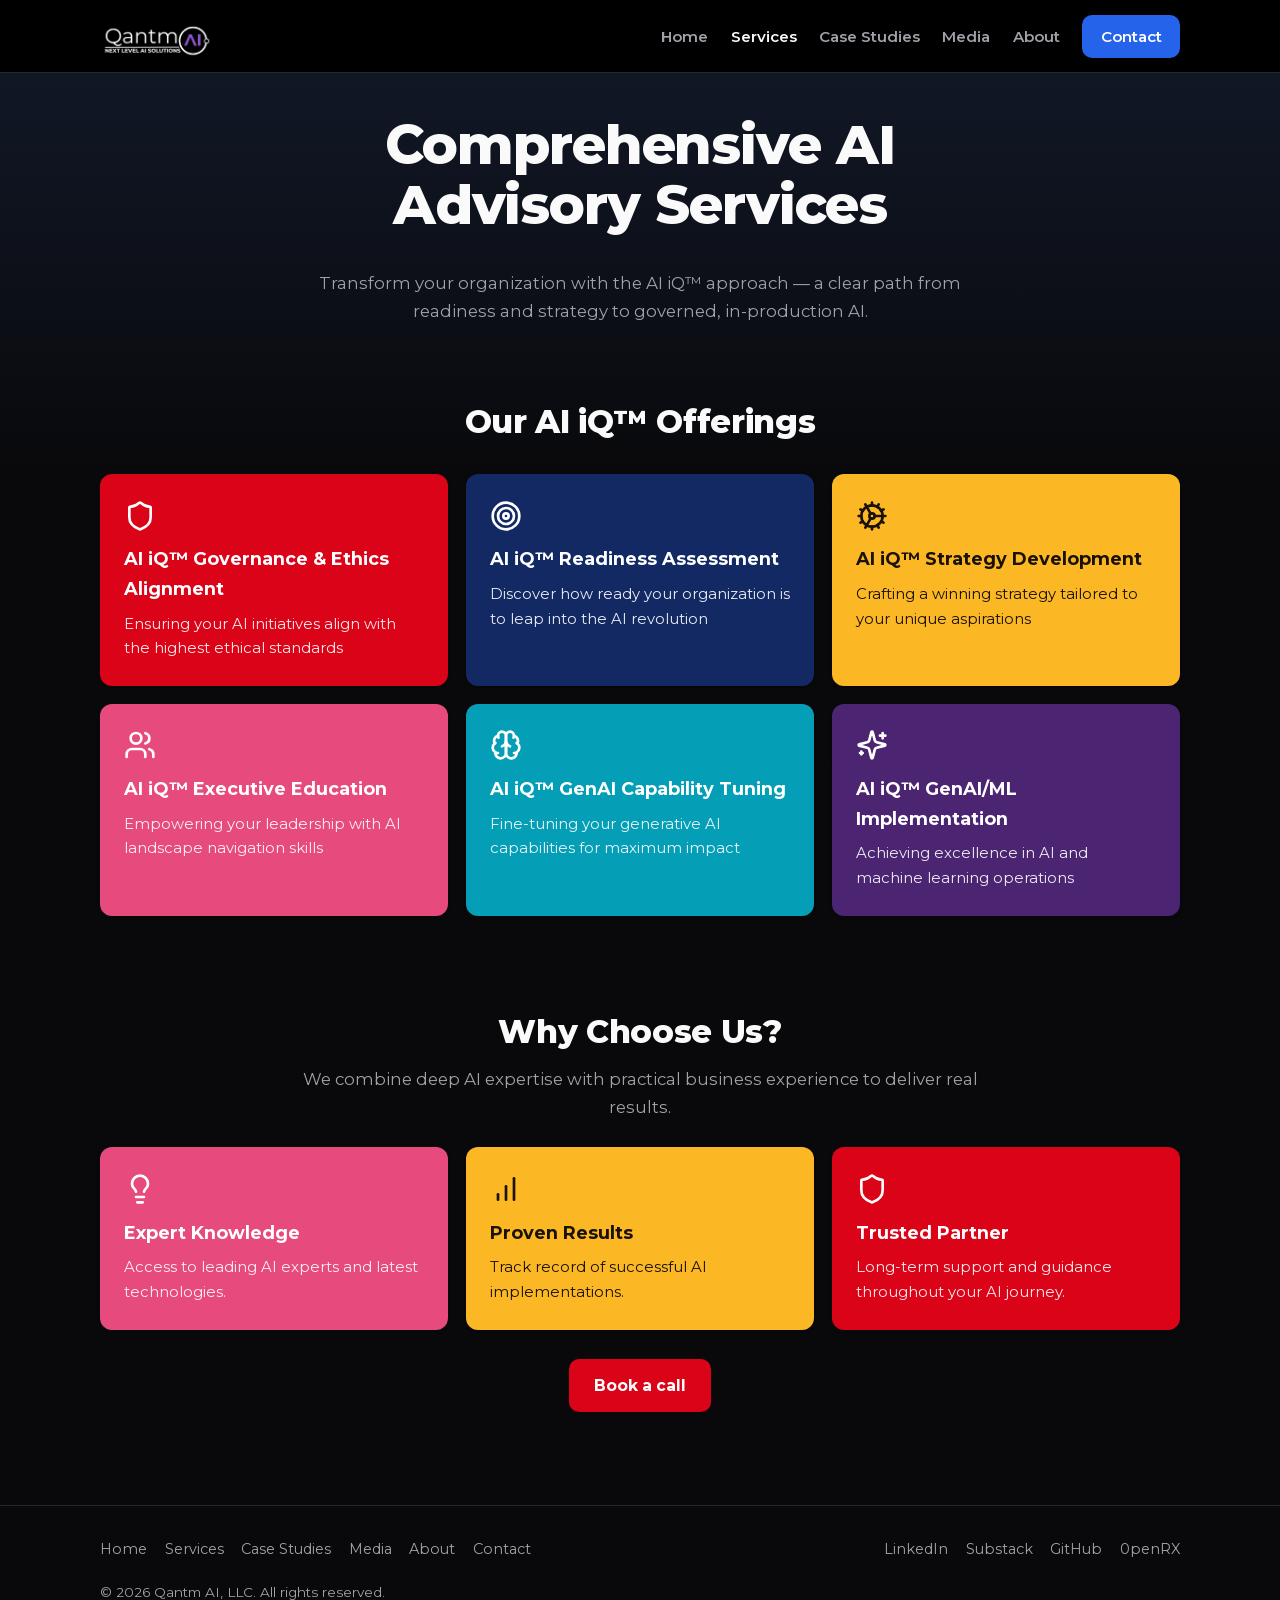
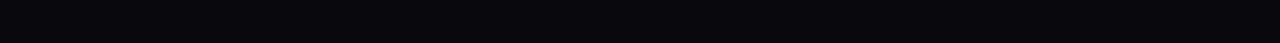
<file: services.html>
<!DOCTYPE html>
<html lang="en">
<head>
<meta charset="UTF-8">
<meta name="viewport" content="width=device-width, initial-scale=1.0">
<title>AI Advisory Services — Strategy, Implementation, Training | Qantm AI</title>
<meta name="description" content="AI strategy consulting, implementation support (vendor selection, architecture, change management), and AI training for executives and technical teams.">
<meta name="robots" content="index, follow, max-snippet:-1">
<link rel="canonical" href="https://qantm.ai/services">
<meta property="og:title" content="AI Advisory Services — Strategy, Implementation, Training | Qantm AI">
<meta property="og:description" content="AI strategy consulting, implementation support (vendor selection, architecture, change management), and AI training for executives and technical teams.">
<meta property="og:type" content="website">
<meta property="og:url" content="https://qantm.ai/services">
<meta property="og:image" content="https://qantm.ai/assets/img/og-card.png">
<meta property="og:image:width" content="1200">
<meta property="og:image:height" content="630">
<meta property="og:image:alt" content="Qantm AI — Next Level AI Solutions">
<meta name="twitter:card" content="summary_large_image">
<meta name="twitter:image" content="https://qantm.ai/assets/img/og-card.png">
<link rel="icon" type="image/x-icon" href="./favicon.ico">
<link rel="icon" type="image/png" sizes="32x32" href="./favicon-32x32.png">
<link rel="apple-touch-icon" href="./favicon.png">
<link rel="stylesheet" href="./assets/styles.css?v=a2257a0d">
<script type="application/ld+json">[{"@context":"https://schema.org","@type":"Organization","name":"Qantm AI","alternateName":"QANTM AI","url":"https://qantm.ai","logo":"https://qantm.ai/favicon.png","description":"AI strategy, governance, and implementation consulting — AI iQ™ readiness assessments, governance \u0026 ethics alignment, executive education, and GenAI/ML implementation.","email":"info@qantm.ai","contactPoint":{"@type":"ContactPoint","email":"info@qantm.ai","contactType":"sales","availableLanguage":"English"},"founder":{"@type":"Person","name":"Seth Dobrin","honorificPrefix":"Dr.","jobTitle":"Founder \u0026 CEO","description":"Founder \u0026 CEO of Qantm AI; author of AI iQ for a Human-Focused Future (Routledge, 2024).","sameAs":["https://www.linkedin.com/company/qantm-ai/"]},"employee":[{"@type":"Person","name":"Seth Dobrin","honorificPrefix":"Dr.","jobTitle":"CEO \u0026 AI Strategist"},{"@type":"Person","name":"Tabitha Rudd","jobTitle":"COO"}],"brand":{"@type":"Brand","name":"0penRX","url":"https://0penrx.org"},"knowsAbout":["AI Governance","AI Strategy","Machine Learning","AI Implementation","AI Ethics","AI Risk Assessment"],"serviceArea":{"@type":"Place","name":"Worldwide"},"sameAs":["https://www.linkedin.com/company/qantm-ai/","https://bsky.app/profile/qantmai.bsky.social","https://siliconsandstudio.substack.com/","https://github.com/QANTMAI"]},{"@context":"https://schema.org","@type":"Book","name":"AI iQ for a Human-Focused Future","author":{"@type":"Person","name":"Seth Dobrin","honorificPrefix":"Dr."},"publisher":{"@type":"Organization","name":"Routledge / CRC Press"},"datePublished":"2024","isbn":"9781032603896","url":"https://www.routledge.com/AI-IQ-for-a-Human-focused-Future-Strategy-Talent-and-Culture/Dobrin/p/book/9781032603896"}]</script>
</head>
<body>
<header>
  <div class="hdr">
    <a class="logo" href="./"><img src="./assets/img/logo.png" alt="Qantm AI — Next Level AI Solutions" width="112" height="50"></a>
    <button class="nav-toggle" aria-expanded="false" aria-controls="mainnav" aria-label="Open menu"><span></span><span></span><span></span></button>
    <nav class="main" id="mainnav" aria-label="Main"><a href="./">Home</a><a href="./services" aria-current="page">Services</a><a href="./case-studies">Case Studies</a><a href="./media">Media</a><a href="./about">About</a><a href="./contact" class="contact-btn">Contact</a></nav>
  </div>
</header>
<main class="wrap">
<h1>Comprehensive AI Advisory Services</h1>

<p class="lede" style="margin-top:2.2rem">Transform your organization with the AI iQ&trade; approach &mdash; a clear path from readiness and strategy to governed, in-production AI.</p>
<section id="offerings">
  <h2>Our AI iQ&trade; Offerings</h2>
  <div class="tiles">
    <div class="tile tile--red"><svg viewBox="0 0 24 24" fill="none" stroke="currentColor" stroke-width="2" stroke-linecap="round" stroke-linejoin="round" aria-hidden="true"><path d="M20 13c0 5-3.5 7.5-7.66 8.95a1 1 0 0 1-.67-.01C7.5 20.5 4 18 4 13V6a1 1 0 0 1 1-1c2 0 4.5-1.2 6.24-2.72a1.17 1.17 0 0 1 1.52 0C14.51 3.81 17 5 19 5a1 1 0 0 1 1 1z"/></svg><h3>AI iQ™ Governance & Ethics Alignment</h3><p>Ensuring your AI initiatives align with the highest ethical standards</p></div>
    <div class="tile tile--navy"><svg viewBox="0 0 24 24" fill="none" stroke="currentColor" stroke-width="2" stroke-linecap="round" stroke-linejoin="round" aria-hidden="true"><circle cx="12" cy="12" r="10"/><circle cx="12" cy="12" r="6"/><circle cx="12" cy="12" r="2"/></svg><h3>AI iQ™ Readiness Assessment</h3><p>Discover how ready your organization is to leap into the AI revolution</p></div>
    <div class="tile tile--gold"><svg viewBox="0 0 24 24" fill="none" stroke="currentColor" stroke-width="2" stroke-linecap="round" stroke-linejoin="round" aria-hidden="true"><path d="M12 20a8 8 0 1 0 0-16 8 8 0 0 0 0 16Z"/><path d="M12 14a2 2 0 1 0 0-4 2 2 0 0 0 0 4Z"/><path d="M12 2v2"/><path d="M12 22v-2"/><path d="m17 20.66-1-1.73"/><path d="M11 10.27 7 3.34"/><path d="m20.66 17-1.73-1"/><path d="m3.34 7 1.73 1"/><path d="M14 12h8"/><path d="M2 12h2"/><path d="m20.66 7-1.73 1"/><path d="m3.34 17 1.73-1"/><path d="m17 3.34-1 1.73"/><path d="m11 13.73-4 6.93"/></svg><h3>AI iQ™ Strategy Development</h3><p>Crafting a winning strategy tailored to your unique aspirations</p></div>
    <div class="tile tile--pink"><svg viewBox="0 0 24 24" fill="none" stroke="currentColor" stroke-width="2" stroke-linecap="round" stroke-linejoin="round" aria-hidden="true"><path d="M16 21v-2a4 4 0 0 0-4-4H6a4 4 0 0 0-4 4v2"/><circle cx="9" cy="7" r="4"/><path d="M22 21v-2a4 4 0 0 0-3-3.87"/><path d="M16 3.13a4 4 0 0 1 0 7.75"/></svg><h3>AI iQ™ Executive Education</h3><p>Empowering your leadership with AI landscape navigation skills</p></div>
    <div class="tile tile--cyan"><svg viewBox="0 0 24 24" fill="none" stroke="currentColor" stroke-width="2" stroke-linecap="round" stroke-linejoin="round" aria-hidden="true"><path d="M12 5a3 3 0 1 0-5.997.125 4 4 0 0 0-2.526 5.77 4 4 0 0 0 .556 6.588A4 4 0 1 0 12 18Z"/><path d="M12 5a3 3 0 1 1 5.997.125 4 4 0 0 1 2.526 5.77 4 4 0 0 1-.556 6.588A4 4 0 1 1 12 18Z"/><path d="M15 13a4.5 4.5 0 0 1-3-4 4.5 4.5 0 0 1-3 4"/><path d="M17.599 6.5a3 3 0 0 0 .399-1.375"/><path d="M6.003 5.125A3 3 0 0 0 6.401 6.5"/><path d="M3.477 10.896a4 4 0 0 1 .585-.396"/><path d="M19.938 10.5a4 4 0 0 1 .585.396"/><path d="M6 18a4 4 0 0 1-1.967-.516"/><path d="M19.967 17.484A4 4 0 0 1 18 18"/></svg><h3>AI iQ™ GenAI Capability Tuning</h3><p>Fine-tuning your generative AI capabilities for maximum impact</p></div>
    <div class="tile tile--purple"><svg viewBox="0 0 24 24" fill="none" stroke="currentColor" stroke-width="2" stroke-linecap="round" stroke-linejoin="round" aria-hidden="true"><path d="M9.937 15.5A2 2 0 0 0 8.5 14.063l-6.135-1.582a.5.5 0 0 1 0-.962L8.5 9.936A2 2 0 0 0 9.937 8.5l1.582-6.135a.5.5 0 0 1 .963 0L14.063 8.5A2 2 0 0 0 15.5 9.937l6.135 1.581a.5.5 0 0 1 0 .964L15.5 14.063a2 2 0 0 0-1.437 1.437l-1.582 6.135a.5.5 0 0 1-.963 0z"/><path d="M20 3v4"/><path d="M22 5h-4"/><path d="M4 17v2"/><path d="M5 18H3"/></svg><h3>AI iQ™ GenAI/ML Implementation</h3><p>Achieving excellence in AI and machine learning operations</p></div>
  </div>
</section>
<section>
  <h2>Why Choose Us?</h2>
  <p class="lede">We combine deep AI expertise with practical business experience to deliver real results.</p>
  <div class="tiles">
    <div class="tile tile--pink"><svg viewBox="0 0 24 24" fill="none" stroke="currentColor" stroke-width="2" stroke-linecap="round" stroke-linejoin="round" aria-hidden="true"><path d="M15 14c.2-1 .7-1.7 1.5-2.5 1-.9 1.5-2.2 1.5-3.5A6 6 0 0 0 6 8c0 1 .2 2.2 1.5 3.5.7.7 1.3 1.5 1.5 2.5"/><path d="M9 18h6"/><path d="M10 22h4"/></svg><h3>Expert Knowledge</h3><p>Access to leading AI experts and latest technologies.</p></div>
    <div class="tile tile--gold"><svg viewBox="0 0 24 24" fill="none" stroke="currentColor" stroke-width="2" stroke-linecap="round" stroke-linejoin="round" aria-hidden="true"><line x1="12" x2="12" y1="20" y2="10"/><line x1="18" x2="18" y1="20" y2="4"/><line x1="6" x2="6" y1="20" y2="16"/></svg><h3>Proven Results</h3><p>Track record of successful AI implementations.</p></div>
    <div class="tile tile--red"><svg viewBox="0 0 24 24" fill="none" stroke="currentColor" stroke-width="2" stroke-linecap="round" stroke-linejoin="round" aria-hidden="true"><path d="M20 13c0 5-3.5 7.5-7.66 8.95a1 1 0 0 1-.67-.01C7.5 20.5 4 18 4 13V6a1 1 0 0 1 1-1c2 0 4.5-1.2 6.24-2.72a1.17 1.17 0 0 1 1.52 0C14.51 3.81 17 5 19 5a1 1 0 0 1 1 1z"/></svg><h3>Trusted Partner</h3><p>Long-term support and guidance throughout your AI journey.</p></div>
  </div>
  <div class="cta-row"><a class="btn pri" href="./contact">Book a call</a></div>
</section>

</main>
<footer>
  <div class="wrap">
    <div class="cols">
      <nav aria-label="Footer">
        <a href="./">Home</a><a href="./services">Services</a><a href="./case-studies">Case Studies</a><a href="./media">Media</a><a href="./about">About</a><a href="./contact">Contact</a>
      </nav>
      <nav aria-label="Elsewhere">
        <a href="https://www.linkedin.com/company/qantm-ai/" rel="noopener">LinkedIn</a>
        <a href="https://siliconsandstudio.substack.com/" rel="noopener">Substack</a>
        <a href="https://github.com/QANTMAI" rel="noopener">GitHub</a>
        <a href="https://0penrx.org" rel="noopener">0penRX</a>
      </nav>
    </div>
    <p class="copy">&copy; 2026 Qantm AI, LLC. All rights reserved.</p>
  </div>
</footer>
<script>(function(){var b=document.querySelector('.nav-toggle'),n=document.getElementById('mainnav');if(b&&n){b.addEventListener('click',function(){var o=n.classList.toggle('open');b.setAttribute('aria-expanded',o?'true':'false');b.setAttribute('aria-label',o?'Close menu':'Open menu');});}})();</script>
</body>
</html>
</file>
<file: assets/styles.css>
/* Qantm AI — static site. Palette + type read verbatim from the live qantm.ai
   (2026-07-11): Montserrat, near-black #09090b, red/blue CTAs, and a six-colour
   brand cycle for cards. Dark-first, matching the live app. */

/* Self-hosted Montserrat (latin subset) — no external font dependency. */
@font-face { font-family: Montserrat; font-style: normal; font-weight: 400; font-display: swap; src: url("./fonts/montserrat-400.woff2") format("woff2"); }
@font-face { font-family: Montserrat; font-style: normal; font-weight: 600; font-display: swap; src: url("./fonts/montserrat-600.woff2") format("woff2"); }
@font-face { font-family: Montserrat; font-style: normal; font-weight: 700; font-display: swap; src: url("./fonts/montserrat-700.woff2") format("woff2"); }
@font-face { font-family: Montserrat; font-style: normal; font-weight: 800; font-display: swap; src: url("./fonts/montserrat-800.woff2") format("woff2"); }

:root {
  /* Neutrals (HSL triplets — match the live shadcn theme). */
  --background: 240 10% 3.9%;
  --foreground: 0 0% 98%;
  --muted: 240 3.7% 15.9%;
  --muted-foreground: 240 5% 64.9%;
  --card: 240 6% 7%;
  --border: 240 3.7% 15.9%;
  --radius: 12px;
  /* Brand palette (verbatim from the live DOM). */
  --red: #da0318;
  --blue: #2563eb;
  --navy: #132964;
  --gold: #fbb724;
  --pink: #e74a7c;
  --cyan: #049fb6;
  --purple: #4b2571;
}
* { box-sizing: border-box; margin: 0; padding: 0; }
html { scroll-behavior: smooth; }
body {
  /* subtle navy→black hero band at the top, like the live site */
  background: linear-gradient(hsl(222 40% 12%), hsl(var(--background)) 480px) no-repeat;
  background-color: hsl(var(--background));
  color: hsl(var(--foreground));
  font: 400 16px/1.65 Montserrat, Arial, system-ui, sans-serif;
  -webkit-font-smoothing: antialiased;
}
a { color: var(--blue); text-decoration: none; }
a:hover { text-decoration: underline; }
img { max-width: 100%; }

.wrap { max-width: 1120px; margin: 0 auto; padding: 0 1.25rem; }

/* Header */
header { border-bottom: 1px solid hsl(var(--border)); position: sticky; top: 0; background: #000; z-index: 10; }
.hdr { display: flex; align-items: center; justify-content: space-between; gap: 1rem; padding: .7rem 1.25rem; max-width: 1120px; margin: 0 auto; }
.logo { display: flex; align-items: center; }
.logo img { height: 50px; width: auto; display: block; }
nav.main { display: flex; gap: 1.4rem; flex-wrap: wrap; align-items: center; }
nav.main a { color: hsl(var(--muted-foreground)); font-size: .95rem; font-weight: 600; }
nav.main a:hover, nav.main a[aria-current="page"] { color: hsl(var(--foreground)); text-decoration: none; }
nav.main a.contact-btn { background: var(--blue); color: #fff; padding: .55rem 1.15rem; border-radius: 10px; }
nav.main a.contact-btn:hover { filter: brightness(1.08); color: #fff; }

/* Hamburger toggle — hidden on desktop, drives the mobile menu */
.nav-toggle { display: none; background: none; border: 0; padding: .4rem; cursor: pointer; }
.nav-toggle span { display: block; width: 26px; height: 2px; border-radius: 2px; background: hsl(var(--foreground)); transition: transform .2s ease, opacity .2s ease; }
.nav-toggle span + span { margin-top: 6px; }

@media (max-width: 760px) {
  .hdr { flex-wrap: wrap; padding: .6rem 1.1rem; }
  .nav-toggle { display: block; }
  .nav-toggle[aria-expanded="true"] span:nth-child(1) { transform: translateY(8px) rotate(45deg); }
  .nav-toggle[aria-expanded="true"] span:nth-child(2) { opacity: 0; }
  .nav-toggle[aria-expanded="true"] span:nth-child(3) { transform: translateY(-8px) rotate(-45deg); }
  nav.main { display: none; order: 3; flex-basis: 100%; flex-direction: column; gap: 0; margin-top: .4rem; }
  nav.main.open { display: flex; }
  nav.main a { padding: .9rem .25rem; border-top: 1px solid hsl(var(--border)); font-size: 1.05rem; }
  nav.main a.contact-btn { margin: .75rem 0 .35rem; padding: .8rem; text-align: center; border-top: 0; }
}

/* Headings + hero */
h1 { font-weight: 800; font-size: clamp(2.1rem, 5.2vw, 3.4rem); line-height: 1.1; letter-spacing: -.02em; text-align: center; margin: 2.6rem auto 0; max-width: 20ch; }
.hero { padding: 1.5rem 0 3rem; text-align: center; }
.hero p { margin: 1.1rem auto 0; max-width: 60ch; color: hsl(var(--muted-foreground)); font-size: 1.15rem; }
.cta-row { display: flex; gap: .8rem; margin-top: 1.8rem; flex-wrap: wrap; justify-content: center; }
.btn { display: inline-flex; align-items: center; gap: .5rem; padding: .8rem 1.5rem; border-radius: 10px; font-weight: 700; font-size: .98rem; border: 1px solid transparent; color: #fff; background: hsl(var(--muted)); }
.btn:hover { text-decoration: none; filter: brightness(1.1); }
.btn.pri { background: var(--red); color: #fff; }
.btn.blue { background: var(--blue); color: #fff; }

/* Sections */
section { padding: 2.8rem 0; }
section > h2 { text-align: center; }
h2 { font-size: clamp(1.5rem, 3vw, 2rem); font-weight: 800; letter-spacing: -.01em; margin-bottom: .5rem; }
.lede { color: hsl(var(--muted-foreground)); max-width: 64ch; margin: 0 auto 1.6rem; font-size: 1.05rem; text-align: center; }

/* Colour-cycled tiles (offerings, services, values) */
.tiles { display: grid; grid-template-columns: repeat(auto-fill, minmax(min(300px, 100%), 1fr)); gap: 1.1rem; margin-top: 1.6rem; }
.tile { border-radius: var(--radius); padding: 1.6rem 1.5rem; color: #fff; display: flex; flex-direction: column; box-shadow: 0 1px 3px rgba(0,0,0,.35); }
.tile svg { width: 2rem; height: 2rem; stroke: #fff; stroke-width: 2; fill: none; margin-bottom: .8rem; }
.tile h3 { color: #fff; font-size: 1.12rem; font-weight: 700; margin-bottom: .5rem; }
.tile p, .tile li { color: rgba(255,255,255,.9); font-size: .93rem; }
.tile ul { margin-top: .6rem; padding-left: 1.1rem; }
.tile li { margin: .15rem 0; }
.tile--red { background: var(--red); } .tile--navy { background: var(--navy); }
.tile--gold { background: var(--gold); } .tile--pink { background: var(--pink); }
.tile--cyan { background: var(--cyan); } .tile--purple { background: var(--purple); }
/* gold is light — dark text keeps it legible */
.tile--gold h3, .tile--gold p, .tile--gold li { color: #1a1205; }
.tile--gold svg { stroke: #1a1205; }

/* Team cards (colour-cycled, circular real headshots) */
.team-grid { display: grid; grid-template-columns: repeat(4, 1fr); gap: 1.1rem; margin-top: 1.6rem; }
/* 4-item card rows (About values + team): one clean row on desktop, then 2×2, then 1 — never an orphan */
.tiles-4 { grid-template-columns: repeat(4, 1fr); }
@media (max-width: 920px) { .tiles-4, .team-grid { grid-template-columns: repeat(2, 1fr); } }
@media (max-width: 520px) { .tiles-4, .team-grid { grid-template-columns: 1fr; } }
.team-card { border-radius: var(--radius); padding: 1.8rem 1.3rem; text-align: center; color: #fff; }
.team-card img { width: 118px; height: 118px; border-radius: 50%; object-fit: cover; margin: 0 auto .9rem; display: block; border: 3px solid rgba(255,255,255,.35); background: rgba(255,255,255,.1); }
.team-card h3 { color: #fff; margin-bottom: .1rem; font-size: 1.15rem; font-weight: 700; }
.team-card .role { font-weight: 600; color: rgba(255,255,255,.92); font-size: .9rem; margin-bottom: .6rem; }
.team-card p { color: rgba(255,255,255,.85); font-size: .88rem; }
.team-card--gold { } .team-card.tile--gold h3, .team-card.tile--gold .role, .team-card.tile--gold p { color: #1a1205; }

/* Neutral cards (contact, misc) */
.grid { display: grid; grid-template-columns: repeat(auto-fill, minmax(min(300px, 100%), 1fr)); gap: 1rem; margin-top: 1.4rem; }
.card { border: 1px solid hsl(var(--border)); border-radius: var(--radius); padding: 1.25rem; background: hsl(var(--card)); }
.card h3 { font-size: 1.05rem; margin-bottom: .45rem; }
.card p, .card li { color: hsl(var(--muted-foreground)); font-size: .95rem; }
.card ul { padding-left: 1.1rem; margin-top: .5rem; }

/* Image + prose blocks (mission, CTA) */
.split { display: grid; grid-template-columns: 1fr 1fr; gap: 2rem; align-items: center; margin-top: 1.6rem; }
.split img { border-radius: var(--radius); width: 100%; height: auto; max-width: 70%; justify-self: center; }
.split .prose { text-align: left; }
@media (max-width: 760px) { .split { grid-template-columns: 1fr; } }
.prose p { margin: .8rem 0; max-width: 68ch; }
.prose p, .prose li { color: hsl(var(--muted-foreground)); }
.cta-image { display: block; max-width: 460px; width: 100%; margin: 1.6rem auto 0; border-radius: var(--radius); }
.kv { display: grid; grid-template-columns: repeat(auto-fill, minmax(min(280px, 100%), 1fr)); gap: 1rem; margin-top: 1.4rem; }
.kv .card strong { display: block; color: hsl(var(--foreground)); margin-bottom: .25rem; }

/* Footer */
footer { border-top: 1px solid hsl(var(--border)); margin-top: 3rem; padding: 2rem 0 2.5rem; }
footer .cols { display: flex; justify-content: space-between; gap: 1.5rem; flex-wrap: wrap; }
footer nav { display: flex; gap: 1.1rem; flex-wrap: wrap; }
footer a { color: hsl(var(--muted-foreground)); font-size: .9rem; }
footer .copy { color: hsl(var(--muted-foreground)); font-size: .85rem; margin-top: 1.2rem; }
.sr { position: absolute; width: 1px; height: 1px; overflow: hidden; clip: rect(0 0 0 0); }

/* Media portfolio — stats, featured book, speaking timeline, media cards */
.mstats { display: flex; flex-wrap: wrap; justify-content: center; gap: 1rem; margin: 0 auto 2.2rem; max-width: 820px; }
.mstat { flex: 1 1 140px; max-width: 210px; text-align: center; padding: 1.1rem 1rem;
  border: 1px solid hsl(var(--border)); border-radius: var(--radius); background: hsl(var(--card)); }
.mstat-n { display: block; font-size: 2.3rem; font-weight: 800; line-height: 1; color: hsl(var(--foreground)); font-variant-numeric: tabular-nums; }
.mstat-l { display: block; margin-top: .4rem; font-size: .82rem; color: hsl(var(--muted-foreground)); font-weight: 600; }

.media-nav { display: flex; flex-wrap: wrap; gap: .5rem; justify-content: center; margin: 0 auto 2.4rem; max-width: 680px; }
.media-nav a { padding: .34rem .8rem; border-radius: 999px; border: 1px solid hsl(var(--border));
  color: hsl(var(--muted-foreground)); font-size: .82rem; font-weight: 600; }
.media-nav a:hover { border-color: var(--blue); color: hsl(var(--foreground)); text-decoration: none; }

.msec { padding: 2.2rem 0; scroll-margin-top: 84px; max-width: 880px; margin-left: auto; margin-right: auto; }
.msec-head { display: flex; align-items: center; gap: .7rem; margin-bottom: 1.15rem; }
.msec-head h2 { text-align: left; font-size: 1.5rem; margin: 0; }
.msec-icon { display: inline-flex; padding: .5rem; border-radius: 10px; flex: none; }
.msec-icon svg { width: 1.35rem; height: 1.35rem; stroke: #fff; stroke-width: 2; fill: none; display: block; }
.msec-icon.tile--gold svg { stroke: #1a1205; }
.msec-count { font-size: .8rem; font-weight: 700; color: hsl(var(--muted-foreground));
  background: hsl(var(--muted) / .5); padding: .12rem .6rem; border-radius: 999px; }
.msec-sub { color: hsl(var(--muted-foreground)); font-size: .92rem; margin: -.6rem 0 1.1rem; }

/* Featured book */
.book-feature { display: grid; grid-template-columns: minmax(190px, 240px) 1fr; gap: 1.8rem; align-items: center; }
.book-cover { position: relative; overflow: hidden; border-radius: var(--radius); padding: 1.6rem 1.4rem;
  min-height: 300px; display: flex; flex-direction: column; justify-content: space-between; color: #fff;
  box-shadow: 0 12px 34px rgba(0,0,0,.45); }
.book-cover::after { content: ""; position: absolute; left: 0; top: 0; bottom: 0; width: 7px; background: rgba(255,255,255,.22); }
.book-cover-tag { font-size: .72rem; font-weight: 700; letter-spacing: .08em; text-transform: uppercase; opacity: .85; }
.book-cover-title { font-size: 1.65rem; font-weight: 800; line-height: 1.14; margin: .8rem 0; }
.book-cover-by { font-size: .9rem; font-weight: 600; opacity: .92; }
.book-title { font-size: 1.5rem; margin-bottom: .3rem; }
.book-sub { color: hsl(var(--muted-foreground)); margin-bottom: 1rem; }
.book-get { font-weight: 700; font-size: .78rem; text-transform: uppercase; letter-spacing: .05em; color: hsl(var(--muted-foreground)); margin-bottom: .5rem; }
@media (max-width: 640px) { .book-feature { grid-template-columns: 1fr; } .book-cover { max-width: 280px; margin: 0 auto; } }

/* Media cards (video, podcasts, tv, newsletter) */
.mcards { display: grid; grid-template-columns: repeat(auto-fill, minmax(min(258px, 100%), 1fr)); gap: .8rem; }
.mcard { position: relative; display: flex; flex-direction: column; gap: .45rem; padding: 1rem 1.1rem;
  border: 1px solid hsl(var(--border)); border-radius: 10px; background: hsl(var(--card));
  transition: border-color .15s ease, transform .15s ease; }
.mcard:hover { border-color: var(--blue); transform: translateY(-2px); text-decoration: none; }
.mcard-date { font-size: .72rem; font-weight: 700; letter-spacing: .03em; text-transform: uppercase; color: var(--blue); }
.mcard-title { font-size: .95rem; font-weight: 600; color: hsl(var(--foreground)); line-height: 1.42; padding-right: 1.1rem; }
.mcard-go { position: absolute; top: .95rem; right: .95rem; opacity: 0; transition: opacity .15s ease; }
.mcard-go svg { width: 1rem; height: 1rem; stroke: var(--blue); stroke-width: 2.5; fill: none; display: block; }
.mcard:hover .mcard-go { opacity: 1; }

/* Speaking timeline */
.timeline { margin-top: 1.2rem; padding-left: 1.7rem; border-left: 2px solid hsl(var(--border)); }
.tl-year { position: relative; padding-bottom: 1.7rem; }
.tl-year:last-child { padding-bottom: 0; }
.tl-marker { position: relative; font-size: 1.4rem; font-weight: 800; margin-bottom: .7rem; color: hsl(var(--foreground)); font-variant-numeric: tabular-nums; }
.tl-marker::before { content: ""; position: absolute; left: calc(-1.7rem - 1px); top: 50%;
  transform: translate(-50%, -50%); width: 13px; height: 13px; border-radius: 50%; background: var(--pink); border: 3px solid hsl(var(--background)); }
.tl-items { display: grid; grid-template-columns: 1fr 1fr; gap: .7rem; }
.tl-item { display: flex; flex-direction: column; gap: .35rem; padding: .85rem 1rem;
  border: 1px solid hsl(var(--border)); border-radius: 8px; background: hsl(var(--card));
  transition: border-color .15s ease, transform .15s ease; }
.tl-item:hover { border-color: var(--pink); transform: translateY(-2px); text-decoration: none; }
.tl-date { font-size: .7rem; font-weight: 700; letter-spacing: .04em; text-transform: uppercase; color: var(--pink); }
.tl-title { font-size: .9rem; font-weight: 600; color: hsl(var(--foreground)); line-height: 1.42; }
@media (max-width: 620px) { .tl-items { grid-template-columns: 1fr; } }

/* Publications list */
.pub-list { list-style: none; padding: 0; margin: .3rem 0 0; }
.pub-list li { display: flex; justify-content: space-between; gap: 1rem; align-items: baseline; padding: .55rem 0; border-bottom: 1px solid hsl(var(--border)); }
.pub-list a { font-weight: 600; font-size: .93rem; }
.pub-year { font-size: .78rem; color: hsl(var(--muted-foreground)); white-space: nowrap; flex: none; font-variant-numeric: tabular-nums; }

/* Profile chips */
.mchips { display: flex; flex-wrap: wrap; gap: .6rem; }
.mchip { padding: .55rem 1.05rem; border: 1px solid hsl(var(--border)); border-radius: 999px; font-weight: 600; font-size: .9rem; color: hsl(var(--foreground)); }
.mchip:hover { border-color: var(--blue); background: hsl(var(--muted) / .3); text-decoration: none; }

/* Case studies — sourced enterprise & government AI deployments */
.cs-filters { display: flex; flex-wrap: wrap; gap: .5rem; margin: .4rem 0 1.8rem; justify-content: center; }
.cs-chip { display: inline-flex; align-items: center; gap: .4rem; padding: .38rem .8rem; border-radius: 999px;
  border: 1px solid hsl(var(--border)); background: transparent; color: hsl(var(--muted-foreground));
  font: inherit; font-size: .85rem; font-weight: 600; cursor: pointer; }
.cs-chip:hover { border-color: var(--blue); color: hsl(var(--foreground)); }
.cs-chip.is-on { background: var(--blue); color: #fff; border-color: transparent; }
.cs-chip span { font-size: .75rem; opacity: .8; font-variant-numeric: tabular-nums; }
.cs-chip.is-on span { opacity: .9; }

.cs-grid { display: grid; grid-template-columns: repeat(auto-fill, minmax(min(340px, 100%), 1fr)); gap: 1rem; margin-top: 1rem; }
.cs-card { display: flex; flex-direction: column; border: 1px solid hsl(var(--border)); border-radius: var(--radius);
  padding: 1.25rem; background: hsl(var(--card)); }
.cs-card[hidden] { display: none; }
.cs-top { display: flex; align-items: center; flex-wrap: wrap; gap: .5rem; margin-bottom: .7rem; }
.cs-badge { font-size: .68rem; font-weight: 800; letter-spacing: .06em; text-transform: uppercase;
  padding: .16rem .5rem; border-radius: 5px; }
.cs-ent { background: hsl(217 91% 60% / .16); color: hsl(217 91% 72%); }
.cs-gov { background: hsl(38 96% 56% / .16); color: hsl(38 96% 66%); }
.cs-sector { font-size: .8rem; font-weight: 600; color: hsl(var(--muted-foreground)); }
.cs-country { font-size: .8rem; color: hsl(var(--muted-foreground)); margin-left: auto; }
.cs-client { font-size: 1.15rem; margin: 0 0 .1rem; color: hsl(var(--foreground)); font-weight: 700; }
.cs-year { font-weight: 500; color: hsl(var(--muted-foreground)); font-size: .9rem; }
.cs-name { font-size: .92rem; font-weight: 600; color: hsl(var(--muted-foreground)); margin-bottom: .8rem; }
.cs-metric { font-size: 1rem; font-weight: 700; color: #fff; line-height: 1.4;
  padding: .6rem .8rem; margin-bottom: .9rem; background: var(--blue);
  border-radius: 8px; }
.cs-dl { margin: 0 0 .2rem; }
.cs-dl dt { font-size: .72rem; font-weight: 800; letter-spacing: .05em; text-transform: uppercase;
  color: hsl(var(--foreground)); margin-top: .7rem; }
.cs-dl dd { margin: .2rem 0 0; font-size: .9rem; color: hsl(var(--muted-foreground)); line-height: 1.55; }
.cs-quote { margin: 1rem 0 .3rem; padding-left: .9rem; border-left: 2px solid var(--blue);
  font-style: italic; font-size: .9rem; color: hsl(var(--foreground) / .85); }
.cs-tech { list-style: none; display: flex; flex-wrap: wrap; gap: .35rem; padding: 0; margin: .9rem 0 0; }
.cs-tech li { font-size: .72rem; font-weight: 600; color: hsl(var(--muted-foreground));
  padding: .18rem .5rem; border: 1px solid hsl(var(--border)); border-radius: 5px; }
.cs-src { margin: 1rem 0 0; padding-top: .8rem; border-top: 1px solid hsl(var(--border));
  font-size: .82rem; color: hsl(var(--muted-foreground)); }
.cs-src a { font-weight: 600; }
.cs-note { color: hsl(var(--muted-foreground)); font-size: .82rem; max-width: 70ch; margin: 2.2rem auto 1.4rem;
  padding: .9rem 1rem; border: 1px solid hsl(var(--border)); border-radius: var(--radius); background: hsl(var(--muted) / .25); text-align: center; }

/* ---- Contact: booking card ---- */
.booking-card { display: flex; flex-wrap: wrap; align-items: center; justify-content: space-between; gap: 1rem; margin: 1.4rem 0; }
.booking-card p { color: hsl(var(--muted-foreground)); font-size: .95rem; }
</file>
